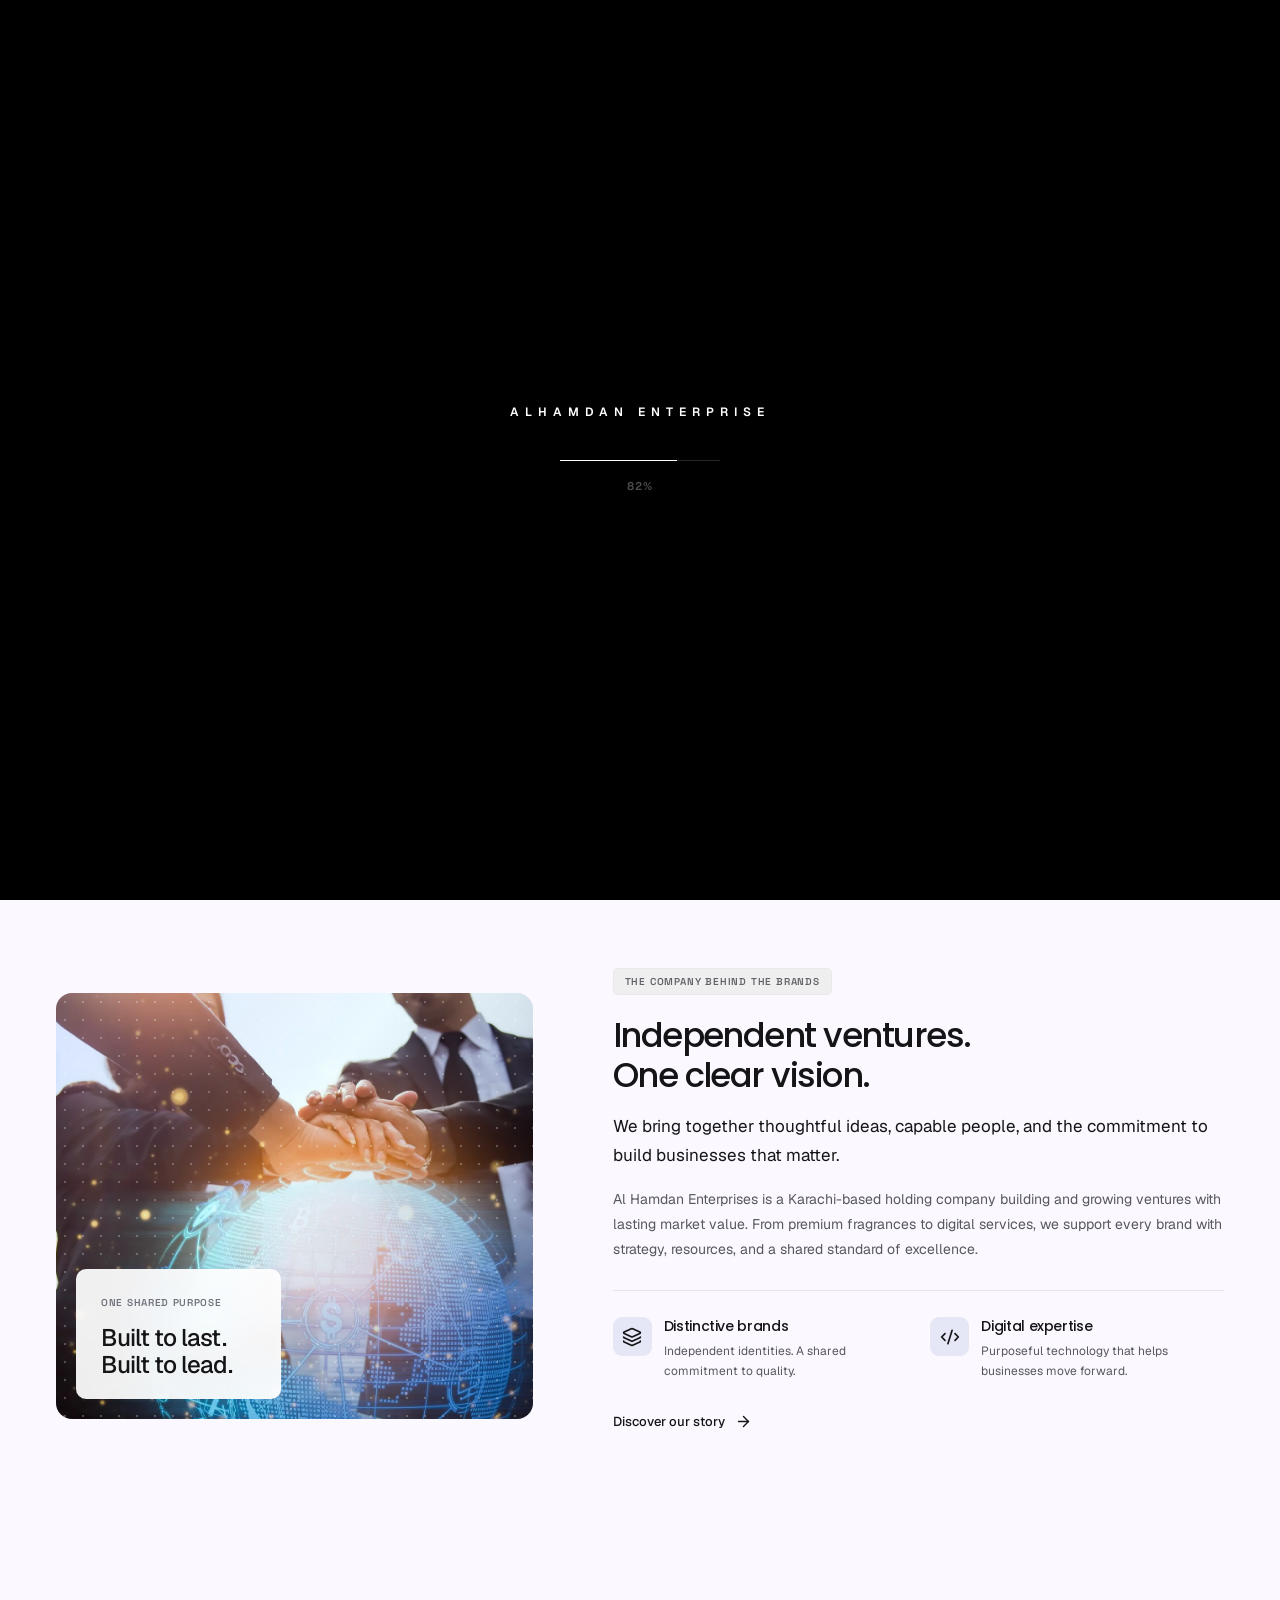
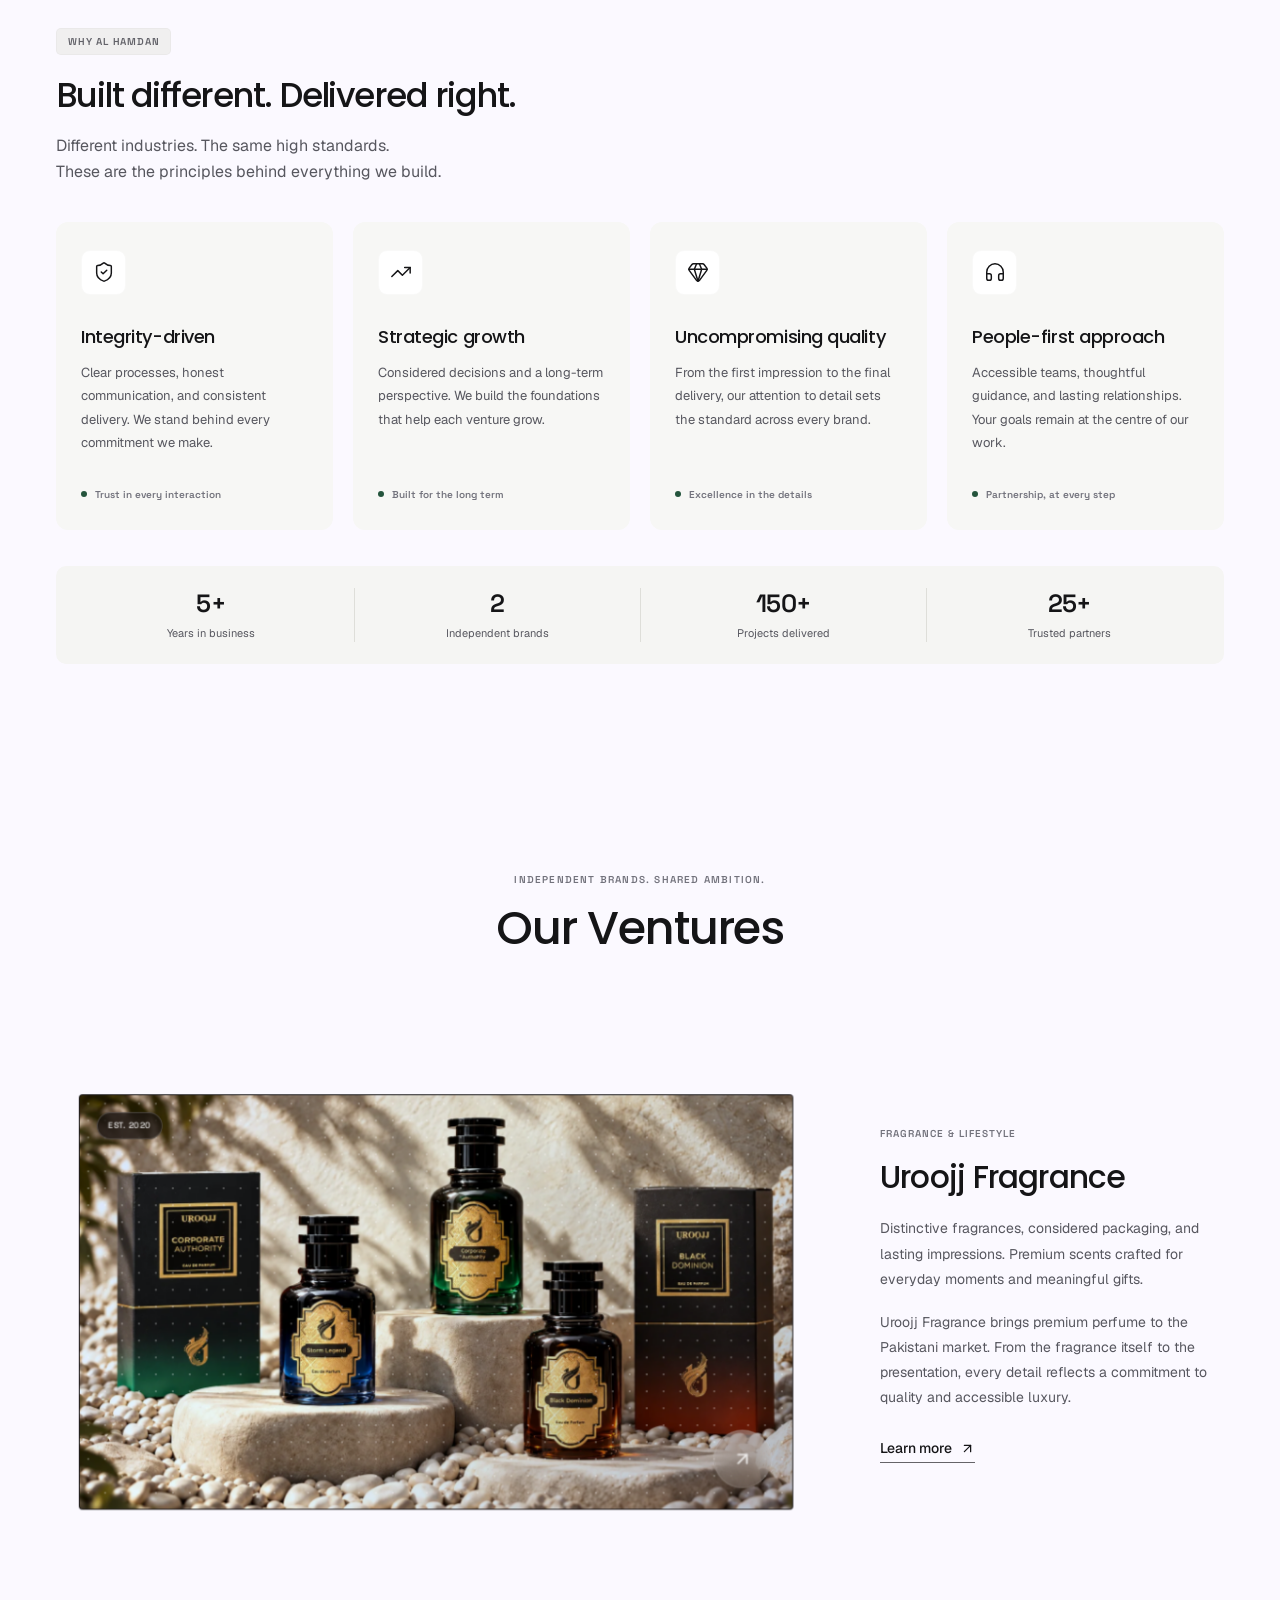
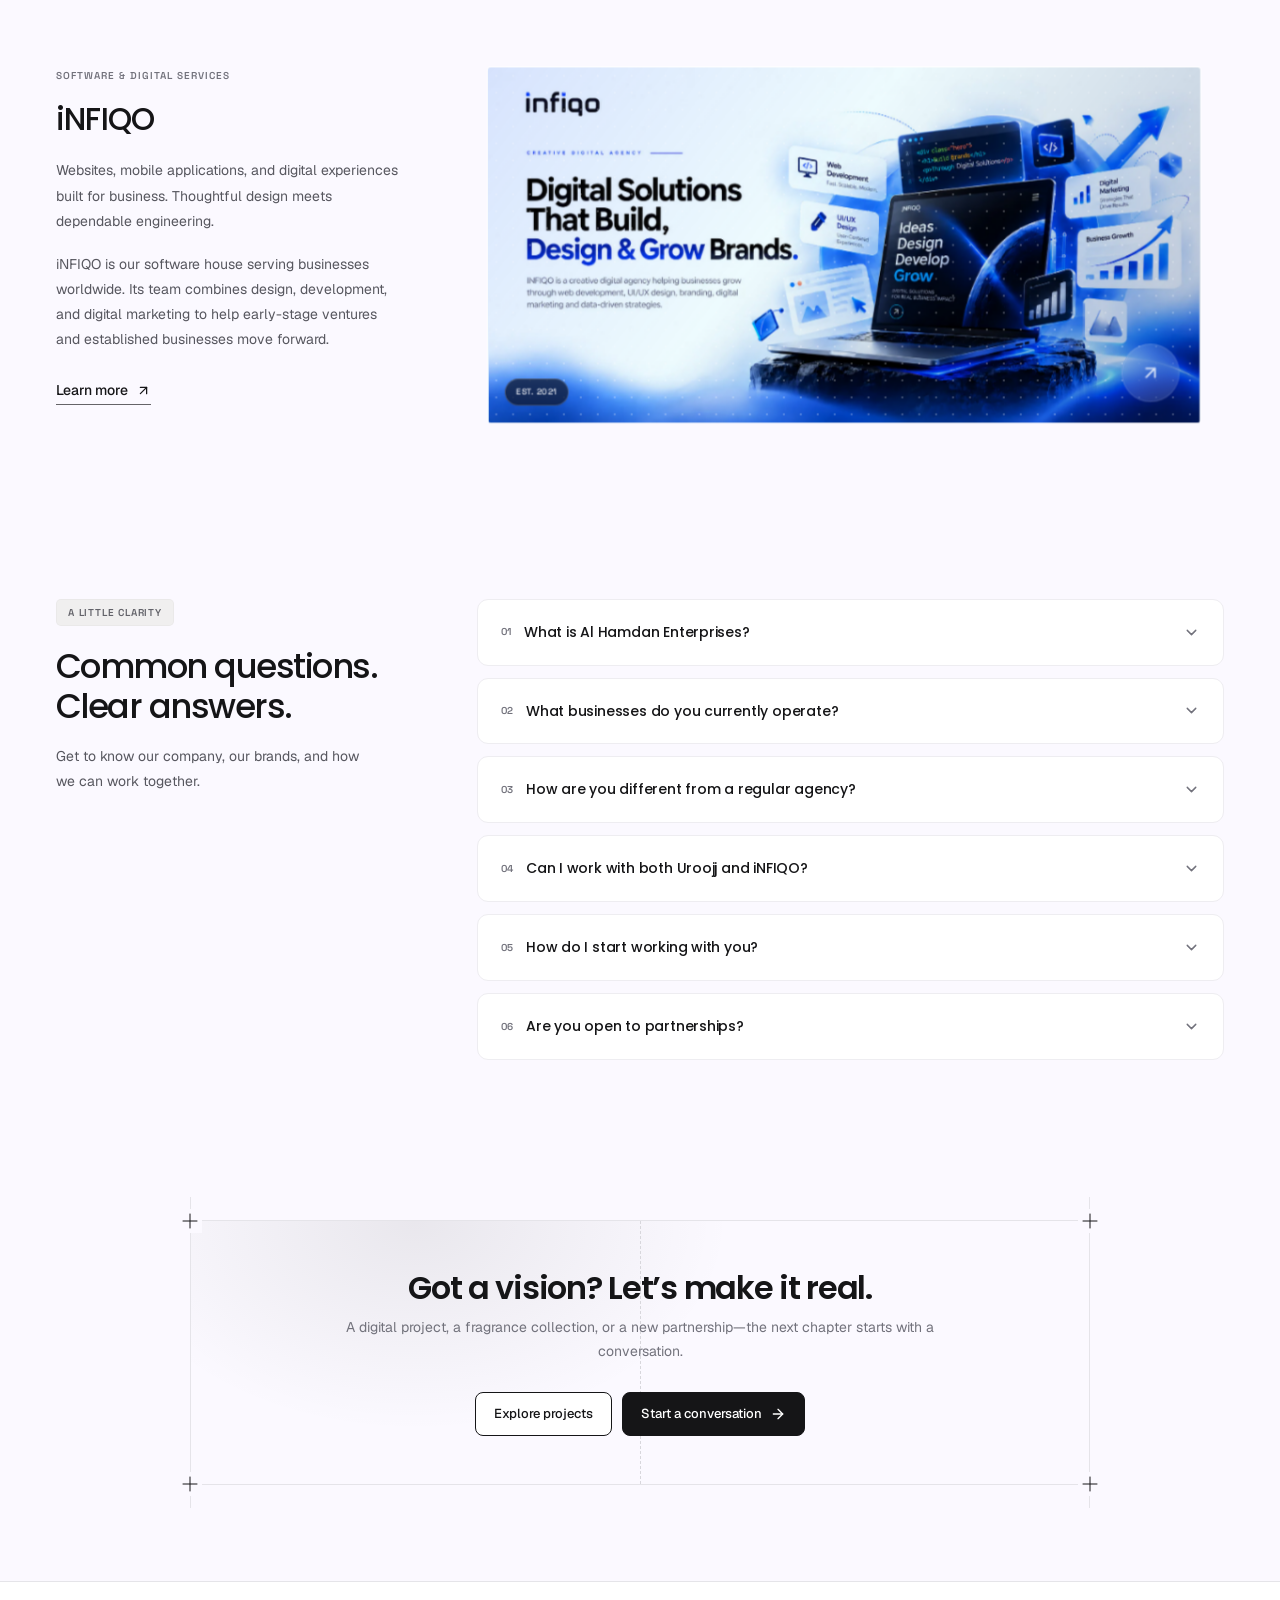
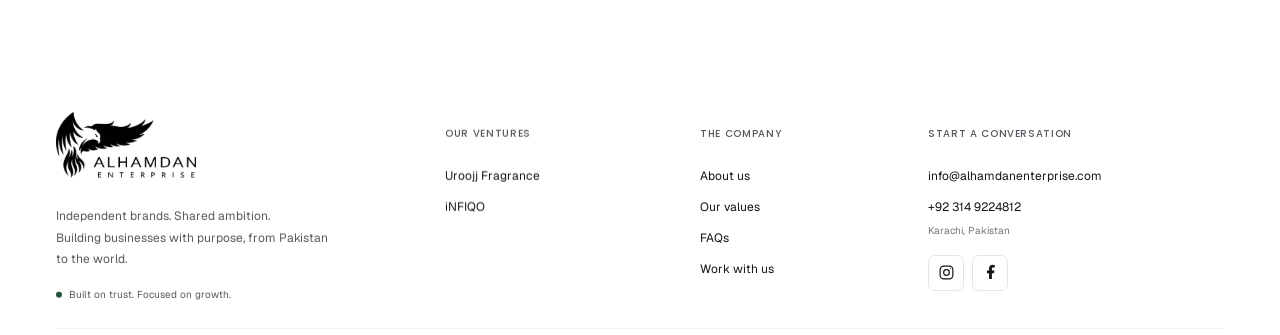
<file: index.html>
<!DOCTYPE html><!--s7Zh6wl9Gd9EOBVdXYlwx--><html lang="en" class="__variable_ee70ed __variable_9696fd __variable_d8d672"><head><meta charSet="utf-8"/><meta name="viewport" content="width=device-width, initial-scale=1"/><link rel="preload" as="image" href="/assets/alhamdan-logo-updated.png"/><link rel="preload" as="image" href="/assets/corporate-building.png" fetchPriority="high"/><link rel="stylesheet" href="/_next/static/css/6a7265d840abbaf7.css" data-precedence="next"/><link rel="preload" as="script" fetchPriority="low" href="/_next/static/chunks/webpack-26a8fb610ef2f9ef.js"/><script src="/_next/static/chunks/4bd1b696-c023c6e3521b1417.js" async=""></script><script src="/_next/static/chunks/255-1f92380adbc6ec99.js" async=""></script><script src="/_next/static/chunks/main-app-340b72ecb458b19f.js" async=""></script><script src="/_next/static/chunks/151-4683061931f75a38.js" async=""></script><script src="/_next/static/chunks/897-ea08e8b26587d714.js" async=""></script><script src="/_next/static/chunks/349-f738605e2da3f10a.js" async=""></script><script src="/_next/static/chunks/app/layout-524058b5f3da9f5e.js" async=""></script><script src="/_next/static/chunks/app/page-fc867f958d40f7f1.js" async=""></script><title>Al Hamdan Enterprises — Independent Brands. Shared Ambition.</title><meta name="description" content="Al Hamdan Enterprises is a Karachi-based holding company building purposeful brands in fragrance and technology, including Uroojj Fragrance and iNFIQO."/><meta name="author" content="Al Hamdan Enterprises"/><meta name="robots" content="index, follow"/><link rel="canonical" href="https://alhamdanenterprise.com/"/><meta property="og:title" content="Al Hamdan Enterprises"/><meta property="og:description" content="Independent brands. Shared ambition. Discover Uroojj Fragrance and iNFIQO."/><meta property="og:url" content="https://alhamdanenterprise.com/"/><meta property="og:site_name" content="Al Hamdan Enterprises"/><meta property="og:locale" content="en_PK"/><meta property="og:image" content="https://alhamdanenterprise.com/assets/enterprise-workspace.webp"/><meta property="og:image:width" content="1200"/><meta property="og:image:height" content="1000"/><meta property="og:image:alt" content="Al Hamdan Enterprises — building what comes next"/><meta property="og:type" content="website"/><meta name="twitter:card" content="summary_large_image"/><meta name="twitter:title" content="Al Hamdan Enterprises"/><meta name="twitter:description" content="Independent brands. Shared ambition. Discover Uroojj Fragrance and iNFIQO."/><meta name="twitter:image" content="https://alhamdanenterprise.com/assets/enterprise-workspace.webp"/><link rel="icon" href="/favicon.ico"/><link rel="apple-touch-icon" href="/favicon-32x32.png"/><script src="/_next/static/chunks/polyfills-42372ed130431b0a.js" noModule=""></script></head><body><div hidden=""><!--$--><!--/$--></div><a href="#main-content" class="skip-link">Skip to content</a><header class="site-header "><div class="container header-inner"><a class="brand-logo" aria-label="Al Hamdan Enterprises home" href="/"><img class="brand-logo-image" src="/assets/alhamdan-logo-updated.png" width="1543" height="730" alt=""/></a><nav class="header-nav " id="main-navigation" aria-label="Primary navigation"><div class="header-nav-links"><a href="/#brands">Projects</a><a href="/about/">About</a></div><a class="header-contact" href="/contact/">Contact Us</a></nav><button class="menu-toggle" type="button" aria-label="Open menu" aria-expanded="false" aria-controls="main-navigation"><span class="menu-toggle-lines " aria-hidden="true"><span></span><span></span><span></span></span></button></div></header><main id="main-content"><section class="hero" id="home"><div class="container hero-grid"><div class="hero-copy"><span class="eyebrow eyebrow-warm">Al Hamdan Enterprises</span><h1>The infrastructure<br/>behind the enterprise<span class="accent-dot">.</span></h1><p>We build ambitious fragrance and technology brands through strategy, resources, and people.</p><div class="button-row"><a href="#brands" class="text-link">Explore our brands <svg xmlns="http://www.w3.org/2000/svg" width="17" height="17" viewBox="0 0 24 24" fill="none" stroke="currentColor" stroke-width="2" stroke-linecap="round" stroke-linejoin="round" class="lucide lucide-arrow-right" aria-hidden="true"><path d="M5 12h14"></path><path d="m12 5 7 7-7 7"></path></svg></a></div><div class="hero-note"><span class="status-dot"></span>Based in Pakistan. Built for what’s next.</div></div><div class="hero-media-stage"><div class="hero-visual image-scan-card"><img src="/assets/corporate-building.png" alt="Contemporary corporate office buildings beneath a blue sky" width="612" height="408" fetchPriority="high"/><span class="image-scan-wave" aria-hidden="true"></span></div><div class="hero-fact-card hero-fact-card-portfolio" aria-label="Portfolio: two independent ventures, Uroojj and iNFIQO"><span class="hero-fact-label"><span class="status-dot"></span>Portfolio</span><strong>2 independent ventures</strong><span>Uroojj · iNFIQO</span></div><div class="hero-fact-card hero-fact-card-reach" aria-label="Market reach: Uroojj serves Pakistan and iNFIQO serves businesses worldwide"><span class="hero-fact-label"><span class="status-dot"></span>Market reach</span><strong>Pakistan &amp; worldwide</strong></div></div></div></section><section class="section about-section" id="about"><div class="container about-grid"><div class="about-visual image-scan-card"><img src="/assets/company-behind-brands.webp" alt="Business leaders joining hands above a connected global network" width="1800" height="1012" loading="lazy"/><span class="image-scan-wave" aria-hidden="true"></span><div class="image-note"><span class="micro-label">One shared purpose</span><strong>Built to last.<br/>Built to lead.</strong></div></div><div class="about-copy"><span class="eyebrow">The company behind the brands</span><h2>Independent ventures.<br/>One clear vision.</h2><p class="lead">We bring together thoughtful ideas, capable people, and the commitment to build businesses that matter.</p><p>Al Hamdan Enterprises is a Karachi-based holding company building and growing ventures with lasting market value. From premium fragrances to digital services, we support every brand with strategy, resources, and a shared standard of excellence.</p><div class="about-features"><div><span class="icon-tile lavender"><svg xmlns="http://www.w3.org/2000/svg" width="20" height="20" viewBox="0 0 24 24" fill="none" stroke="currentColor" stroke-width="2" stroke-linecap="round" stroke-linejoin="round" class="lucide lucide-layers" aria-hidden="true"><path d="M12.83 2.18a2 2 0 0 0-1.66 0L2.6 6.08a1 1 0 0 0 0 1.83l8.58 3.91a2 2 0 0 0 1.66 0l8.58-3.9a1 1 0 0 0 0-1.83z"></path><path d="M2 12a1 1 0 0 0 .58.91l8.6 3.91a2 2 0 0 0 1.65 0l8.58-3.9A1 1 0 0 0 22 12"></path><path d="M2 17a1 1 0 0 0 .58.91l8.6 3.91a2 2 0 0 0 1.65 0l8.58-3.9A1 1 0 0 0 22 17"></path></svg></span><div><h3>Distinctive brands</h3><p>Independent identities. A shared commitment to quality.</p></div></div><div><span class="icon-tile lavender"><svg xmlns="http://www.w3.org/2000/svg" width="20" height="20" viewBox="0 0 24 24" fill="none" stroke="currentColor" stroke-width="2" stroke-linecap="round" stroke-linejoin="round" class="lucide lucide-code-xml" aria-hidden="true"><path d="m18 16 4-4-4-4"></path><path d="m6 8-4 4 4 4"></path><path d="m14.5 4-5 16"></path></svg></span><div><h3>Digital expertise</h3><p>Purposeful technology that helps businesses move forward.</p></div></div></div><a class="text-link" href="/about/">Discover our story <svg xmlns="http://www.w3.org/2000/svg" width="17" height="17" viewBox="0 0 24 24" fill="none" stroke="currentColor" stroke-width="2" stroke-linecap="round" stroke-linejoin="round" class="lucide lucide-arrow-right" aria-hidden="true"><path d="M5 12h14"></path><path d="m12 5 7 7-7 7"></path></svg></a></div></div></section><section class="section values-section" id="values"><div class="container"><div class="section-heading"><span class="eyebrow">Why Al Hamdan</span><h2>Built different. Delivered right.</h2><p>Different industries. The same high standards.<br class="desktop-break"/> These are the principles behind everything we build.</p></div><div class="values-grid"><div class=""><article class="value-card fill-card" tabindex="0"><span class="icon-tile"><svg xmlns="http://www.w3.org/2000/svg" width="22" height="22" viewBox="0 0 24 24" fill="none" stroke="currentColor" stroke-width="1.6" stroke-linecap="round" stroke-linejoin="round" class="lucide lucide-shield-check" aria-hidden="true"><path d="M20 13c0 5-3.5 7.5-7.66 8.95a1 1 0 0 1-.67-.01C7.5 20.5 4 18 4 13V6a1 1 0 0 1 1-1c2 0 4.5-1.2 6.24-2.72a1.17 1.17 0 0 1 1.52 0C14.51 3.81 17 5 19 5a1 1 0 0 1 1 1z"></path><path d="m9 12 2 2 4-4"></path></svg></span><h3>Integrity-driven</h3><p>Clear processes, honest communication, and consistent delivery. We stand behind every commitment we make.</p><div class="card-note"><span class="status-dot"></span>Trust in every interaction</div></article></div><div class=""><article class="value-card fill-card" tabindex="0"><span class="icon-tile"><svg xmlns="http://www.w3.org/2000/svg" width="22" height="22" viewBox="0 0 24 24" fill="none" stroke="currentColor" stroke-width="1.6" stroke-linecap="round" stroke-linejoin="round" class="lucide lucide-trending-up" aria-hidden="true"><path d="M16 7h6v6"></path><path d="m22 7-8.5 8.5-5-5L2 17"></path></svg></span><h3>Strategic growth</h3><p>Considered decisions and a long-term perspective. We build the foundations that help each venture grow.</p><div class="card-note"><span class="status-dot"></span>Built for the long term</div></article></div><div class=""><article class="value-card fill-card" tabindex="0"><span class="icon-tile"><svg xmlns="http://www.w3.org/2000/svg" width="22" height="22" viewBox="0 0 24 24" fill="none" stroke="currentColor" stroke-width="1.6" stroke-linecap="round" stroke-linejoin="round" class="lucide lucide-gem" aria-hidden="true"><path d="M10.5 3 8 9l4 13 4-13-2.5-6"></path><path d="M17 3a2 2 0 0 1 1.6.8l3 4a2 2 0 0 1 .013 2.382l-7.99 10.986a2 2 0 0 1-3.247 0l-7.99-10.986A2 2 0 0 1 2.4 7.8l2.998-3.997A2 2 0 0 1 7 3z"></path><path d="M2 9h20"></path></svg></span><h3>Uncompromising quality</h3><p>From the first impression to the final delivery, our attention to detail sets the standard across every brand.</p><div class="card-note"><span class="status-dot"></span>Excellence in the details</div></article></div><div class=""><article class="value-card fill-card" tabindex="0"><span class="icon-tile"><svg xmlns="http://www.w3.org/2000/svg" width="22" height="22" viewBox="0 0 24 24" fill="none" stroke="currentColor" stroke-width="1.6" stroke-linecap="round" stroke-linejoin="round" class="lucide lucide-headphones" aria-hidden="true"><path d="M3 14h3a2 2 0 0 1 2 2v3a2 2 0 0 1-2 2H5a2 2 0 0 1-2-2v-7a9 9 0 0 1 18 0v7a2 2 0 0 1-2 2h-1a2 2 0 0 1-2-2v-3a2 2 0 0 1 2-2h3"></path></svg></span><h3>People-first approach</h3><p>Accessible teams, thoughtful guidance, and lasting relationships. Your goals remain at the centre of our work.</p><div class="card-note"><span class="status-dot"></span>Partnership, at every step</div></article></div></div><div class="metrics-strip"><div><strong>5+</strong><span>Years in business</span></div><div><strong>2</strong><span>Independent brands</span></div><div><strong>150+</strong><span>Projects delivered</span></div><div><strong>25+</strong><span>Trusted partners</span></div></div></div></section><section class="section brands-section project-showcase-section " id="brands"><div class="container"><div class="project-showcase-heading"><span class="project-showcase-kicker">Independent brands. Shared ambition.</span><h2>Our Ventures</h2></div><div class="project-showcase-list"><article class="project-showcase-item  "><a class="project-showcase-media image-scan-card" href="https://uroojj.com" target="_blank" rel="noopener noreferrer" aria-label="Visit Uroojj Fragrance" style="transform:translateY(34px) scale(0.94)"><img src="/assets/uroojj-luxury-trio.webp" alt="Three Uroojj luxury fragrances displayed with their signature packaging in warm sunlight" loading="lazy"/><span class="image-scan-wave" aria-hidden="true"></span><span class="project-established">EST. <!-- -->2020</span><span class="project-open-orb" aria-hidden="true"><svg xmlns="http://www.w3.org/2000/svg" width="22" height="22" viewBox="0 0 24 24" fill="none" stroke="currentColor" stroke-width="2" stroke-linecap="round" stroke-linejoin="round" class="lucide lucide-arrow-up-right" aria-hidden="true"><path d="M7 7h10v10"></path><path d="M7 17 17 7"></path></svg></span></a><div class="project-showcase-copy" style="transform:translateY(26px)"><span class="project-category">Fragrance &amp; lifestyle</span><h3>Uroojj Fragrance</h3><p>Distinctive fragrances, considered packaging, and lasting impressions. Premium scents crafted for everyday moments and meaningful gifts.</p><p class="project-detail">Uroojj Fragrance brings premium perfume to the Pakistani market. From the fragrance itself to the presentation, every detail reflects a commitment to quality and accessible luxury.</p><a class="project-learn-more" href="https://uroojj.com" target="_blank" rel="noopener noreferrer">Learn more <svg xmlns="http://www.w3.org/2000/svg" width="15" height="15" viewBox="0 0 24 24" fill="none" stroke="currentColor" stroke-width="2" stroke-linecap="round" stroke-linejoin="round" class="lucide lucide-arrow-up-right" aria-hidden="true"><path d="M7 7h10v10"></path><path d="M7 17 17 7"></path></svg></a></div></article><article class="project-showcase-item is-reversed is-infiqo"><a class="project-showcase-media image-scan-card" href="https://infiqo.com" target="_blank" rel="noopener noreferrer" aria-label="Visit iNFIQO" style="transform:translateY(34px) scale(0.94)"><img src="/assets/infiqo-banner.webp" alt="iNFIQO digital solutions banner featuring web development, design, and digital marketing" loading="lazy"/><span class="image-scan-wave" aria-hidden="true"></span><span class="project-established">EST. <!-- -->2021</span><span class="project-open-orb" aria-hidden="true"><svg xmlns="http://www.w3.org/2000/svg" width="22" height="22" viewBox="0 0 24 24" fill="none" stroke="currentColor" stroke-width="2" stroke-linecap="round" stroke-linejoin="round" class="lucide lucide-arrow-up-right" aria-hidden="true"><path d="M7 7h10v10"></path><path d="M7 17 17 7"></path></svg></span></a><div class="project-showcase-copy" style="transform:translateY(26px)"><span class="project-category">Software &amp; digital services</span><h3>iNFIQO</h3><p>Websites, mobile applications, and digital experiences built for business. Thoughtful design meets dependable engineering.</p><p class="project-detail">iNFIQO is our software house serving businesses worldwide. Its team combines design, development, and digital marketing to help early-stage ventures and established businesses move forward.</p><a class="project-learn-more" href="https://infiqo.com" target="_blank" rel="noopener noreferrer">Learn more <svg xmlns="http://www.w3.org/2000/svg" width="15" height="15" viewBox="0 0 24 24" fill="none" stroke="currentColor" stroke-width="2" stroke-linecap="round" stroke-linejoin="round" class="lucide lucide-arrow-up-right" aria-hidden="true"><path d="M7 7h10v10"></path><path d="M7 17 17 7"></path></svg></a></div></article></div></div></section><section class="section faq-section" id="faq"><div class="container editorial-grid"><div class="section-sidebar"><span class="eyebrow">A little clarity</span><h2>Common questions.<br/>Clear answers.</h2><p>Get to know our company, our brands, and how we can work together.</p></div><div class=""><div class="accordion"><div class="accordion-item "><h3><button id="_R_5anpb_-trigger-0" aria-expanded="false" aria-controls="_R_5anpb_-panel-0"><span class="accordion-number">01</span><span>What is Al Hamdan Enterprises?</span><svg xmlns="http://www.w3.org/2000/svg" width="17" height="17" viewBox="0 0 24 24" fill="none" stroke="currentColor" stroke-width="2" stroke-linecap="round" stroke-linejoin="round" class="lucide lucide-chevron-down" aria-hidden="true"><path d="m6 9 6 6 6-6"></path></svg></button></h3><div class="accordion-panel" id="_R_5anpb_-panel-0" role="region" aria-labelledby="_R_5anpb_-trigger-0" aria-hidden="true"><div><p>Al Hamdan Enterprises is a holding company based in Karachi, Pakistan. We build and support businesses across different industries, including Uroojj Fragrance and iNFIQO.</p></div></div></div><div class="accordion-item "><h3><button id="_R_5anpb_-trigger-1" aria-expanded="false" aria-controls="_R_5anpb_-panel-1"><span class="accordion-number">02</span><span>What businesses do you currently operate?</span><svg xmlns="http://www.w3.org/2000/svg" width="17" height="17" viewBox="0 0 24 24" fill="none" stroke="currentColor" stroke-width="2" stroke-linecap="round" stroke-linejoin="round" class="lucide lucide-chevron-down" aria-hidden="true"><path d="m6 9 6 6 6-6"></path></svg></button></h3><div class="accordion-panel" id="_R_5anpb_-panel-1" role="region" aria-labelledby="_R_5anpb_-trigger-1" aria-hidden="true"><div><p>Our portfolio includes Uroojj Fragrance, a premium fragrance brand serving Pakistan, and iNFIQO, a software house delivering web development, mobile applications, design, and digital marketing worldwide.</p></div></div></div><div class="accordion-item "><h3><button id="_R_5anpb_-trigger-2" aria-expanded="false" aria-controls="_R_5anpb_-panel-2"><span class="accordion-number">03</span><span>How are you different from a regular agency?</span><svg xmlns="http://www.w3.org/2000/svg" width="17" height="17" viewBox="0 0 24 24" fill="none" stroke="currentColor" stroke-width="2" stroke-linecap="round" stroke-linejoin="round" class="lucide lucide-chevron-down" aria-hidden="true"><path d="m6 9 6 6 6-6"></path></svg></button></h3><div class="accordion-panel" id="_R_5anpb_-panel-2" role="region" aria-labelledby="_R_5anpb_-trigger-2" aria-hidden="true"><div><p>We build and own businesses. Each venture has its own team, identity, and market, while Al Hamdan provides shared strategic direction, resources, and a consistent standard of quality.</p></div></div></div><div class="accordion-item "><h3><button id="_R_5anpb_-trigger-3" aria-expanded="false" aria-controls="_R_5anpb_-panel-3"><span class="accordion-number">04</span><span>Can I work with both Uroojj and iNFIQO?</span><svg xmlns="http://www.w3.org/2000/svg" width="17" height="17" viewBox="0 0 24 24" fill="none" stroke="currentColor" stroke-width="2" stroke-linecap="round" stroke-linejoin="round" class="lucide lucide-chevron-down" aria-hidden="true"><path d="m6 9 6 6 6-6"></path></svg></button></h3><div class="accordion-panel" id="_R_5anpb_-panel-3" role="region" aria-labelledby="_R_5anpb_-trigger-3" aria-hidden="true"><div><p>Absolutely. Both businesses operate independently, so you can engage with either or both depending on your needs. We will connect you with the right team for each project.</p></div></div></div><div class="accordion-item "><h3><button id="_R_5anpb_-trigger-4" aria-expanded="false" aria-controls="_R_5anpb_-panel-4"><span class="accordion-number">05</span><span>How do I start working with you?</span><svg xmlns="http://www.w3.org/2000/svg" width="17" height="17" viewBox="0 0 24 24" fill="none" stroke="currentColor" stroke-width="2" stroke-linecap="round" stroke-linejoin="round" class="lucide lucide-chevron-down" aria-hidden="true"><path d="m6 9 6 6 6-6"></path></svg></button></h3><div class="accordion-panel" id="_R_5anpb_-panel-4" role="region" aria-labelledby="_R_5anpb_-trigger-4" aria-hidden="true"><div><p>Send an inquiry through our contact form or reach us on WhatsApp. Tell us a little about your requirements, and our team will respond within 24 hours on business days.</p></div></div></div><div class="accordion-item "><h3><button id="_R_5anpb_-trigger-5" aria-expanded="false" aria-controls="_R_5anpb_-panel-5"><span class="accordion-number">06</span><span>Are you open to partnerships?</span><svg xmlns="http://www.w3.org/2000/svg" width="17" height="17" viewBox="0 0 24 24" fill="none" stroke="currentColor" stroke-width="2" stroke-linecap="round" stroke-linejoin="round" class="lucide lucide-chevron-down" aria-hidden="true"><path d="m6 9 6 6 6-6"></path></svg></button></h3><div class="accordion-panel" id="_R_5anpb_-panel-5" role="region" aria-labelledby="_R_5anpb_-trigger-5" aria-hidden="true"><div><p>Yes. We welcome conversations about partnerships, collaborations, and business opportunities that align with our long-term vision and commitment to quality.</p></div></div></div></div></div></div></section><section class="cta-section" id="contact"><div class="container"><div class="contact-banner"><svg xmlns="http://www.w3.org/2000/svg" width="24" height="24" viewBox="0 0 24 24" fill="none" stroke="currentColor" stroke-width="1" stroke-linecap="round" stroke-linejoin="round" class="lucide lucide-plus cta-plus cta-plus-top-left" aria-hidden="true"><path d="M5 12h14"></path><path d="M12 5v14"></path></svg><svg xmlns="http://www.w3.org/2000/svg" width="24" height="24" viewBox="0 0 24 24" fill="none" stroke="currentColor" stroke-width="1" stroke-linecap="round" stroke-linejoin="round" class="lucide lucide-plus cta-plus cta-plus-top-right" aria-hidden="true"><path d="M5 12h14"></path><path d="M12 5v14"></path></svg><svg xmlns="http://www.w3.org/2000/svg" width="24" height="24" viewBox="0 0 24 24" fill="none" stroke="currentColor" stroke-width="1" stroke-linecap="round" stroke-linejoin="round" class="lucide lucide-plus cta-plus cta-plus-bottom-left" aria-hidden="true"><path d="M5 12h14"></path><path d="M12 5v14"></path></svg><svg xmlns="http://www.w3.org/2000/svg" width="24" height="24" viewBox="0 0 24 24" fill="none" stroke="currentColor" stroke-width="1" stroke-linecap="round" stroke-linejoin="round" class="lucide lucide-plus cta-plus cta-plus-bottom-right" aria-hidden="true"><path d="M5 12h14"></path><path d="M12 5v14"></path></svg><span class="cta-side-line cta-side-line-left" aria-hidden="true"></span><span class="cta-side-line cta-side-line-right" aria-hidden="true"></span><span class="cta-center-line" aria-hidden="true"></span><div class="cta-copy"><h2>Got a vision? Let’s make it real.</h2><p>A digital project, a fragrance collection, or a new partnership—the next chapter starts with a conversation.</p></div><div class="cta-actions"><a class="cta-action cta-action-outline" href="/#brands">Explore projects</a><a href="https://wa.me/923149224812" target="_blank" rel="noopener noreferrer" class="cta-action cta-action-solid">Start a conversation <svg xmlns="http://www.w3.org/2000/svg" width="16" height="16" viewBox="0 0 24 24" fill="none" stroke="currentColor" stroke-width="2" stroke-linecap="round" stroke-linejoin="round" class="lucide lucide-arrow-right" aria-hidden="true"><path d="M5 12h14"></path><path d="m12 5 7 7-7 7"></path></svg></a></div></div></div></section></main><!--$--><!--/$--><footer class="site-footer"><div class="container"><div class="footer-grid"><div class="footer-about footer-scroll-item" style="transform:translateY(84px)"><a class="brand-logo" aria-label="Al Hamdan Enterprises home" href="/"><img class="brand-logo-image" src="/assets/alhamdan-logo-updated.png" width="1543" height="730" alt=""/></a><p>Independent brands. Shared ambition.<br/>Building businesses with purpose, from Pakistan to the world.</p><span class="footer-status"><span class="status-dot"></span>Built on trust. Focused on growth.</span></div><div class="footer-scroll-item" style="transform:translateY(84px)"><h2>Our ventures</h2><a href="https://uroojj.com" target="_blank" rel="noopener noreferrer">Uroojj Fragrance</a><a href="https://infiqo.com" target="_blank" rel="noopener noreferrer">iNFIQO</a></div><div class="footer-scroll-item" style="transform:translateY(84px)"><h2>The company</h2><a href="/about/">About us</a><a href="/#values">Our values</a><a href="/#faq">FAQs</a><a href="/contact/">Work with us</a></div><div class="footer-contact footer-scroll-item" style="transform:translateY(84px)"><h2>Start a conversation</h2><a class="footer-email" href="mailto:info@alhamdanenterprise.com">info@alhamdanenterprise.com</a><a href="tel:+923149224812">+92 314 9224812</a><span class="footer-detail">Karachi, Pakistan</span><div class="social-links"><a href="https://www.instagram.com/alhamdanenterprise" target="_blank" rel="noopener noreferrer" aria-label="Al Hamdan on Instagram"><svg width="17" height="17" viewBox="0 0 24 24" fill="none" stroke="currentColor" stroke-width="1.7" aria-hidden="true"><rect x="3" y="3" width="18" height="18" rx="5"></rect><circle cx="12" cy="12" r="4"></circle><circle cx="17.5" cy="6.5" r=".8" fill="currentColor" stroke="none"></circle></svg></a><a href="https://www.facebook.com/share/1EFM4PnnXB/" target="_blank" rel="noopener noreferrer" aria-label="Al Hamdan on Facebook"><svg width="17" height="17" viewBox="0 0 24 24" fill="currentColor" aria-hidden="true"><path d="M14 21v-8h3l.5-4H14V7c0-1.1.3-2 2-2h2V1.5A24 24 0 0 0 15 1c-3 0-5 1.8-5 5v3H7v4h3v8z"></path></svg></a></div></div></div><div class="footer-bottom footer-scroll-item" style="transform:translateY(58px)"><p>© <!-- -->2026<!-- --> <!-- -->Al Hamdan Enterprises<!-- -->. All rights reserved.</p><span>Thoughtfully built. Purposefully grown.</span></div></div></footer><div class="floating-actions"><button class="floating-button back-top " aria-label="Back to top" tabindex="-1"><svg xmlns="http://www.w3.org/2000/svg" width="19" height="19" viewBox="0 0 24 24" fill="none" stroke="currentColor" stroke-width="2" stroke-linecap="round" stroke-linejoin="round" class="lucide lucide-arrow-up" aria-hidden="true"><path d="m5 12 7-7 7 7"></path><path d="M12 19V5"></path></svg></button><a class="floating-button whatsapp-button" href="https://wa.me/923149224812" target="_blank" rel="noopener noreferrer" aria-label="Chat with Al Hamdan on WhatsApp"><svg xmlns="http://www.w3.org/2000/svg" width="21" height="21" viewBox="0 0 24 24" fill="none" stroke="currentColor" stroke-width="2" stroke-linecap="round" stroke-linejoin="round" class="lucide lucide-message-circle" aria-hidden="true"><path d="M2.992 16.342a2 2 0 0 1 .094 1.167l-1.065 3.29a1 1 0 0 0 1.236 1.168l3.413-.998a2 2 0 0 1 1.099.092 10 10 0 1 0-4.777-4.719"></path></svg></a></div><script src="/_next/static/chunks/webpack-26a8fb610ef2f9ef.js" id="_R_" async=""></script><script>(self.__next_f=self.__next_f||[]).push([0])</script><script>self.__next_f.push([1,"1:\"$Sreact.fragment\"\n2:I[5164,[\"151\",\"static/chunks/151-4683061931f75a38.js\",\"897\",\"static/chunks/897-ea08e8b26587d714.js\",\"349\",\"static/chunks/349-f738605e2da3f10a.js\",\"177\",\"static/chunks/app/layout-524058b5f3da9f5e.js\"],\"default\"]\n3:I[3464,[\"151\",\"static/chunks/151-4683061931f75a38.js\",\"897\",\"static/chunks/897-ea08e8b26587d714.js\",\"349\",\"static/chunks/349-f738605e2da3f10a.js\",\"177\",\"static/chunks/app/layout-524058b5f3da9f5e.js\"],\"default\"]\n4:I[9766,[],\"\"]\n5:I[8924,[],\"\"]\n6:I[2619,[\"151\",\"static/chunks/151-4683061931f75a38.js\",\"897\",\"static/chunks/897-ea08e8b26587d714.js\",\"974\",\"static/chunks/app/page-fc867f958d40f7f1.js\"],\"\"]\n7:I[45,[\"151\",\"static/chunks/151-4683061931f75a38.js\",\"897\",\"static/chunks/897-ea08e8b26587d714.js\",\"974\",\"static/chunks/app/page-fc867f958d40f7f1.js\"],\"default\"]\n8:I[8743,[\"151\",\"static/chunks/151-4683061931f75a38.js\",\"897\",\"static/chunks/897-ea08e8b26587d714.js\",\"349\",\"static/chunks/349-f738605e2da3f10a.js\",\"177\",\"static/chunks/app/layout-524058b5f3da9f5e.js\"],\"default\"]\n9:I[6675,[\"151\",\"static/chunks/151-4683061931f75a38.js\",\"897\",\"static/chunks/897-ea08e8b26587d714.js\",\"349\",\"static/chunks/349-f738605e2da3f10a.js\",\"177\",\"static/chunks/app/layout-524058b5f3da9f5e.js\"],\"default\"]\na:I[773,[\"151\",\"static/chunks/151-4683061931f75a38.js\",\"897\",\"static/chunks/897-ea08e8b26587d714.js\",\"974\",\"static/chunks/app/page-fc867f958d40f7f1.js\"],\"default\"]\n14:I[7150,[],\"\"]\n:HL[\"/_next/static/css/6a7265d840abbaf7.css\",\"style\"]\n"])</script><script>self.__next_f.push([1,"0:{\"P\":null,\"b\":\"s7Zh6wl9Gd9EOBVdXYlwx\",\"p\":\"\",\"c\":[\"\",\"\"],\"i\":false,\"f\":[[[\"\",{\"children\":[\"__PAGE__\",{}]},\"$undefined\",\"$undefined\",true],[\"\",[\"$\",\"$1\",\"c\",{\"children\":[[[\"$\",\"link\",\"0\",{\"rel\":\"stylesheet\",\"href\":\"/_next/static/css/6a7265d840abbaf7.css\",\"precedence\":\"next\",\"crossOrigin\":\"$undefined\",\"nonce\":\"$undefined\"}]],[\"$\",\"html\",null,{\"lang\":\"en\",\"className\":\"__variable_ee70ed __variable_9696fd __variable_d8d672\",\"children\":[\"$\",\"body\",null,{\"children\":[[\"$\",\"$L2\",null,{}],[\"$\",\"a\",null,{\"href\":\"#main-content\",\"className\":\"skip-link\",\"children\":\"Skip to content\"}],[\"$\",\"$L3\",null,{}],[\"$\",\"$L4\",null,{\"parallelRouterKey\":\"children\",\"error\":\"$undefined\",\"errorStyles\":\"$undefined\",\"errorScripts\":\"$undefined\",\"template\":[\"$\",\"$L5\",null,{}],\"templateStyles\":\"$undefined\",\"templateScripts\":\"$undefined\",\"notFound\":[[\"$\",\"main\",null,{\"id\":\"main-content\",\"className\":\"not-found-shell\",\"children\":[\"$\",\"div\",null,{\"className\":\"not-found-empty\",\"children\":[[\"$\",\"div\",null,{\"className\":\"not-found-header\",\"children\":[[\"$\",\"h1\",null,{\"className\":\"not-found-title\",\"children\":\"404\"}],[\"$\",\"p\",null,{\"className\":\"not-found-description\",\"children\":[\"The page you're looking for might have been \",[\"$\",\"br\",null,{\"className\":\"not-found-break\"}],\"moved or doesn't exist.\"]}]]}],[\"$\",\"div\",null,{\"className\":\"not-found-actions\",\"children\":[[\"$\",\"$L6\",null,{\"href\":\"/\",\"className\":\"button\",\"children\":[[\"$\",\"$L7\",null,{\"ref\":\"$undefined\",\"iconNode\":[[\"path\",{\"d\":\"M15 21v-8a1 1 0 0 0-1-1h-4a1 1 0 0 0-1 1v8\",\"key\":\"5wwlr5\"}],[\"path\",{\"d\":\"M3 10a2 2 0 0 1 .709-1.528l7-6a2 2 0 0 1 2.582 0l7 6A2 2 0 0 1 21 10v9a2 2 0 0 1-2 2H5a2 2 0 0 1-2-2z\",\"key\":\"r6nss1\"}]],\"className\":\"lucide-house\",\"size\":16,\"aria-hidden\":\"true\"}],\"Go Home\"]}],[\"$\",\"$L6\",null,{\"href\":\"/#brands\",\"className\":\"button button-outline\",\"children\":[[\"$\",\"$L7\",null,{\"ref\":\"$undefined\",\"iconNode\":[[\"circle\",{\"cx\":\"12\",\"cy\":\"12\",\"r\":\"10\",\"key\":\"1mglay\"}],[\"path\",{\"d\":\"m16.24 7.76-1.804 5.411a2 2 0 0 1-1.265 1.265L7.76 16.24l1.804-5.411a2 2 0 0 1 1.265-1.265z\",\"key\":\"9ktpf1\"}]],\"className\":\"lucide-compass\",\"size\":16,\"aria-hidden\":\"true\"}],\"Explore\"]}]]}]]}]}],[]],\"forbidden\":\"$undefined\",\"unauthorized\":\"$undefined\"}],[\"$\",\"$L8\",null,{}],[\"$\",\"$L9\",null,{}]]}]}]]}],{\"children\":[\"__PAGE__\",[\"$\",\"$1\",\"c\",{\"children\":[[\"$\",\"main\",null,{\"id\":\"main-content\",\"children\":[[\"$\",\"section\",null,{\"className\":\"hero\",\"id\":\"home\",\"children\":[\"$\",\"div\",null,{\"className\":\"container hero-grid\",\"children\":[[\"$\",\"$La\",null,{\"className\":\"hero-copy\",\"children\":[[\"$\",\"span\",null,{\"className\":\"eyebrow eyebrow-warm\",\"children\":\"Al Hamdan Enterprises\"}],[\"$\",\"h1\",null,{\"children\":[\"The infrastructure\",[\"$\",\"br\",null,{}],\"behind the enterprise\",[\"$\",\"span\",null,{\"className\":\"accent-dot\",\"children\":\".\"}]]}],[\"$\",\"p\",null,{\"children\":\"We build ambitious fragrance and technology brands through strategy, resources, and people.\"}],[\"$\",\"div\",null,{\"className\":\"button-row\",\"children\":[\"$\",\"a\",null,{\"href\":\"#brands\",\"className\":\"text-link\",\"children\":[\"Explore our brands \",[\"$\",\"$L7\",null,{\"ref\":\"$undefined\",\"iconNode\":[[\"path\",{\"d\":\"M5 12h14\",\"key\":\"1ays0h\"}],[\"path\",{\"d\":\"m12 5 7 7-7 7\",\"key\":\"xquz4c\"}]],\"className\":\"lucide-arrow-right\",\"size\":17}]]}]}],[\"$\",\"div\",null,{\"className\":\"hero-note\",\"children\":[[\"$\",\"span\",null,{\"className\":\"status-dot\"}],\"Based in Pakistan. Built for what’s next.\"]}]]}],[\"$\",\"$La\",null,{\"className\":\"hero-media-stage\",\"delay\":100,\"children\":[[\"$\",\"div\",null,{\"className\":\"hero-visual image-scan-card\",\"children\":[[\"$\",\"img\",null,{\"src\":\"/assets/corporate-building.png\",\"alt\":\"Contemporary corporate office buildings beneath a blue sky\",\"width\":\"612\",\"height\":\"408\",\"fetchPriority\":\"high\"}],[\"$\",\"span\",null,{\"className\":\"image-scan-wave\",\"aria-hidden\":\"true\"}]]}],[\"$\",\"div\",null,{\"className\":\"hero-fact-card hero-fact-card-portfolio\",\"aria-label\":\"Portfolio: two independent ventures, Uroojj and iNFIQO\",\"children\":[[\"$\",\"span\",null,{\"className\":\"hero-fact-label\",\"children\":[[\"$\",\"span\",null,{\"className\":\"status-dot\"}],\"Portfolio\"]}],[\"$\",\"strong\",null,{\"children\":\"2 independent ventures\"}],[\"$\",\"span\",null,{\"children\":\"Uroojj · iNFIQO\"}]]}],[\"$\",\"div\",null,{\"className\":\"hero-fact-card hero-fact-card-reach\",\"aria-label\":\"Market reach: Uroojj serves Pakistan and iNFIQO serves businesses worldwide\",\"children\":[[\"$\",\"span\",null,{\"className\":\"hero-fact-label\",\"children\":[[\"$\",\"span\",null,{\"className\":\"status-dot\"}],\"Market reach\"]}],[\"$\",\"strong\",null,{\"children\":\"Pakistan \u0026 worldwide\"}]]}]]}]]}]}],[\"$\",\"section\",null,{\"className\":\"section about-section\",\"id\":\"about\",\"children\":[\"$\",\"div\",null,{\"className\":\"container about-grid\",\"children\":[[\"$\",\"$La\",null,{\"className\":\"about-visual image-scan-card\",\"children\":[[\"$\",\"img\",null,{\"src\":\"/assets/company-behind-brands.webp\",\"alt\":\"Business leaders joining hands above a connected global network\",\"width\":\"1800\",\"height\":\"1012\",\"loading\":\"lazy\"}],\"$Lb\",\"$Lc\"]}],\"$Ld\"]}]}],\"$Le\",\"$Lf\",\"$L10\",\"$L11\"]}],null,\"$L12\"]}],{},null,false]},null,false],\"$L13\",false]],\"m\":\"$undefined\",\"G\":[\"$14\",[]],\"s\":false,\"S\":true}\n"])</script><script>self.__next_f.push([1,"15:I[3368,[\"151\",\"static/chunks/151-4683061931f75a38.js\",\"897\",\"static/chunks/897-ea08e8b26587d714.js\",\"974\",\"static/chunks/app/page-fc867f958d40f7f1.js\"],\"default\"]\n16:I[9899,[\"151\",\"static/chunks/151-4683061931f75a38.js\",\"897\",\"static/chunks/897-ea08e8b26587d714.js\",\"974\",\"static/chunks/app/page-fc867f958d40f7f1.js\"],\"default\"]\n17:I[4431,[],\"OutletBoundary\"]\n19:I[5278,[],\"AsyncMetadataOutlet\"]\n1b:I[4431,[],\"ViewportBoundary\"]\n1d:I[4431,[],\"MetadataBoundary\"]\n1e:\"$Sreact.suspense\"\nb:[\"$\",\"span\",null,{\"className\":\"image-scan-wave\",\"aria-hidden\":\"true\"}]\nc:[\"$\",\"div\",null,{\"className\":\"image-note\",\"children\":[[\"$\",\"span\",null,{\"className\":\"micro-label\",\"children\":\"One shared purpose\"}],[\"$\",\"strong\",null,{\"children\":[\"Built to last.\",[\"$\",\"br\",null,{}],\"Built to lead.\"]}]]}]\n"])</script><script>self.__next_f.push([1,"d:[\"$\",\"$La\",null,{\"className\":\"about-copy\",\"children\":[[\"$\",\"span\",null,{\"className\":\"eyebrow\",\"children\":\"The company behind the brands\"}],[\"$\",\"h2\",null,{\"children\":[\"Independent ventures.\",[\"$\",\"br\",null,{}],\"One clear vision.\"]}],[\"$\",\"p\",null,{\"className\":\"lead\",\"children\":\"We bring together thoughtful ideas, capable people, and the commitment to build businesses that matter.\"}],[\"$\",\"p\",null,{\"children\":\"Al Hamdan Enterprises is a Karachi-based holding company building and growing ventures with lasting market value. From premium fragrances to digital services, we support every brand with strategy, resources, and a shared standard of excellence.\"}],[\"$\",\"div\",null,{\"className\":\"about-features\",\"children\":[[\"$\",\"div\",null,{\"children\":[[\"$\",\"span\",null,{\"className\":\"icon-tile lavender\",\"children\":[\"$\",\"$L7\",null,{\"ref\":\"$undefined\",\"iconNode\":[[\"path\",{\"d\":\"M12.83 2.18a2 2 0 0 0-1.66 0L2.6 6.08a1 1 0 0 0 0 1.83l8.58 3.91a2 2 0 0 0 1.66 0l8.58-3.9a1 1 0 0 0 0-1.83z\",\"key\":\"zw3jo\"}],[\"path\",{\"d\":\"M2 12a1 1 0 0 0 .58.91l8.6 3.91a2 2 0 0 0 1.65 0l8.58-3.9A1 1 0 0 0 22 12\",\"key\":\"1wduqc\"}],[\"path\",{\"d\":\"M2 17a1 1 0 0 0 .58.91l8.6 3.91a2 2 0 0 0 1.65 0l8.58-3.9A1 1 0 0 0 22 17\",\"key\":\"kqbvx6\"}]],\"className\":\"lucide-layers\",\"size\":20}]}],[\"$\",\"div\",null,{\"children\":[[\"$\",\"h3\",null,{\"children\":\"Distinctive brands\"}],[\"$\",\"p\",null,{\"children\":\"Independent identities. A shared commitment to quality.\"}]]}]]}],[\"$\",\"div\",null,{\"children\":[[\"$\",\"span\",null,{\"className\":\"icon-tile lavender\",\"children\":[\"$\",\"$L7\",null,{\"ref\":\"$undefined\",\"iconNode\":[[\"path\",{\"d\":\"m18 16 4-4-4-4\",\"key\":\"1inbqp\"}],[\"path\",{\"d\":\"m6 8-4 4 4 4\",\"key\":\"15zrgr\"}],[\"path\",{\"d\":\"m14.5 4-5 16\",\"key\":\"e7oirm\"}]],\"className\":\"lucide-code-xml\",\"size\":20}]}],[\"$\",\"div\",null,{\"children\":[[\"$\",\"h3\",null,{\"children\":\"Digital expertise\"}],[\"$\",\"p\",null,{\"children\":\"Purposeful technology that helps businesses move forward.\"}]]}]]}]]}],[\"$\",\"$L6\",null,{\"href\":\"/about/\",\"className\":\"text-link\",\"children\":[\"Discover our story \",[\"$\",\"$L7\",null,{\"ref\":\"$undefined\",\"iconNode\":\"$0:f:0:1:2:children:1:props:children:0:props:children:0:props:children:props:children:0:props:children:3:props:children:props:children:1:props:iconNode\",\"className\":\"lucide-arrow-right\",\"size\":17}]]}]]}]\n"])</script><script>self.__next_f.push([1,"e:[\"$\",\"section\",null,{\"className\":\"section values-section\",\"id\":\"values\",\"children\":[\"$\",\"div\",null,{\"className\":\"container\",\"children\":[[\"$\",\"$La\",null,{\"className\":\"section-heading\",\"children\":[[\"$\",\"span\",null,{\"className\":\"eyebrow\",\"children\":\"Why Al Hamdan\"}],[\"$\",\"h2\",null,{\"children\":\"Built different. Delivered right.\"}],[\"$\",\"p\",null,{\"children\":[\"Different industries. The same high standards.\",[\"$\",\"br\",null,{\"className\":\"desktop-break\"}],\" These are the principles behind everything we build.\"]}]]}],[\"$\",\"div\",null,{\"className\":\"values-grid\",\"children\":[[\"$\",\"$La\",\"Integrity-driven\",{\"delay\":0,\"children\":[\"$\",\"article\",null,{\"className\":\"value-card fill-card\",\"tabIndex\":0,\"children\":[[\"$\",\"span\",null,{\"className\":\"icon-tile\",\"children\":[\"$\",\"$L7\",null,{\"ref\":\"$undefined\",\"iconNode\":[[\"path\",{\"d\":\"M20 13c0 5-3.5 7.5-7.66 8.95a1 1 0 0 1-.67-.01C7.5 20.5 4 18 4 13V6a1 1 0 0 1 1-1c2 0 4.5-1.2 6.24-2.72a1.17 1.17 0 0 1 1.52 0C14.51 3.81 17 5 19 5a1 1 0 0 1 1 1z\",\"key\":\"oel41y\"}],[\"path\",{\"d\":\"m9 12 2 2 4-4\",\"key\":\"dzmm74\"}]],\"className\":\"lucide-shield-check\",\"size\":22,\"strokeWidth\":1.6}]}],[\"$\",\"h3\",null,{\"children\":\"Integrity-driven\"}],[\"$\",\"p\",null,{\"children\":\"Clear processes, honest communication, and consistent delivery. We stand behind every commitment we make.\"}],[\"$\",\"div\",null,{\"className\":\"card-note\",\"children\":[[\"$\",\"span\",null,{\"className\":\"status-dot\"}],\"Trust in every interaction\"]}]]}]}],[\"$\",\"$La\",\"Strategic growth\",{\"delay\":60,\"children\":[\"$\",\"article\",null,{\"className\":\"value-card fill-card\",\"tabIndex\":0,\"children\":[[\"$\",\"span\",null,{\"className\":\"icon-tile\",\"children\":[\"$\",\"$L7\",null,{\"ref\":\"$undefined\",\"iconNode\":[[\"path\",{\"d\":\"M16 7h6v6\",\"key\":\"box55l\"}],[\"path\",{\"d\":\"m22 7-8.5 8.5-5-5L2 17\",\"key\":\"1t1m79\"}]],\"className\":\"lucide-trending-up\",\"size\":22,\"strokeWidth\":1.6}]}],[\"$\",\"h3\",null,{\"children\":\"Strategic growth\"}],[\"$\",\"p\",null,{\"children\":\"Considered decisions and a long-term perspective. We build the foundations that help each venture grow.\"}],[\"$\",\"div\",null,{\"className\":\"card-note\",\"children\":[[\"$\",\"span\",null,{\"className\":\"status-dot\"}],\"Built for the long term\"]}]]}]}],[\"$\",\"$La\",\"Uncompromising quality\",{\"delay\":120,\"children\":[\"$\",\"article\",null,{\"className\":\"value-card fill-card\",\"tabIndex\":0,\"children\":[[\"$\",\"span\",null,{\"className\":\"icon-tile\",\"children\":[\"$\",\"$L7\",null,{\"ref\":\"$undefined\",\"iconNode\":[[\"path\",{\"d\":\"M10.5 3 8 9l4 13 4-13-2.5-6\",\"key\":\"b3dvk1\"}],[\"path\",{\"d\":\"M17 3a2 2 0 0 1 1.6.8l3 4a2 2 0 0 1 .013 2.382l-7.99 10.986a2 2 0 0 1-3.247 0l-7.99-10.986A2 2 0 0 1 2.4 7.8l2.998-3.997A2 2 0 0 1 7 3z\",\"key\":\"7w4byz\"}],[\"path\",{\"d\":\"M2 9h20\",\"key\":\"16fsjt\"}]],\"className\":\"lucide-gem\",\"size\":22,\"strokeWidth\":1.6}]}],[\"$\",\"h3\",null,{\"children\":\"Uncompromising quality\"}],[\"$\",\"p\",null,{\"children\":\"From the first impression to the final delivery, our attention to detail sets the standard across every brand.\"}],[\"$\",\"div\",null,{\"className\":\"card-note\",\"children\":[[\"$\",\"span\",null,{\"className\":\"status-dot\"}],\"Excellence in the details\"]}]]}]}],[\"$\",\"$La\",\"People-first approach\",{\"delay\":180,\"children\":[\"$\",\"article\",null,{\"className\":\"value-card fill-card\",\"tabIndex\":0,\"children\":[[\"$\",\"span\",null,{\"className\":\"icon-tile\",\"children\":[\"$\",\"$L7\",null,{\"ref\":\"$undefined\",\"iconNode\":[[\"path\",{\"d\":\"M3 14h3a2 2 0 0 1 2 2v3a2 2 0 0 1-2 2H5a2 2 0 0 1-2-2v-7a9 9 0 0 1 18 0v7a2 2 0 0 1-2 2h-1a2 2 0 0 1-2-2v-3a2 2 0 0 1 2-2h3\",\"key\":\"1xhozi\"}]],\"className\":\"lucide-headphones\",\"size\":22,\"strokeWidth\":1.6}]}],[\"$\",\"h3\",null,{\"children\":\"People-first approach\"}],[\"$\",\"p\",null,{\"children\":\"Accessible teams, thoughtful guidance, and lasting relationships. Your goals remain at the centre of our work.\"}],[\"$\",\"div\",null,{\"className\":\"card-note\",\"children\":[[\"$\",\"span\",null,{\"className\":\"status-dot\"}],\"Partnership, at every step\"]}]]}]}]]}],[\"$\",\"$La\",null,{\"className\":\"metrics-strip\",\"children\":[[\"$\",\"div\",\"Years in business\",{\"children\":[[\"$\",\"strong\",null,{\"children\":\"5+\"}],[\"$\",\"span\",null,{\"children\":\"Years in business\"}]]}],[\"$\",\"div\",\"Independent brands\",{\"children\":[[\"$\",\"strong\",null,{\"children\":\"2\"}],[\"$\",\"span\",null,{\"children\":\"Independent brands\"}]]}],[\"$\",\"div\",\"Projects delivered\",{\"children\":[[\"$\",\"strong\",null,{\"children\":\"150+\"}],[\"$\",\"span\",null,{\"children\":\"Projects delivered\"}]]}],[\"$\",\"div\",\"Trusted partners\",{\"children\":[[\"$\",\"strong\",null,{\"children\":\"25+\"}],[\"$\",\"span\",null,{\"children\":\"Trusted partners\"}]]}]]}]]}]}]\n"])</script><script>self.__next_f.push([1,"f:[\"$\",\"$L15\",null,{}]\n"])</script><script>self.__next_f.push([1,"10:[\"$\",\"section\",null,{\"className\":\"section faq-section\",\"id\":\"faq\",\"children\":[\"$\",\"div\",null,{\"className\":\"container editorial-grid\",\"children\":[[\"$\",\"$La\",null,{\"className\":\"section-sidebar\",\"children\":[[\"$\",\"span\",null,{\"className\":\"eyebrow\",\"children\":\"A little clarity\"}],[\"$\",\"h2\",null,{\"children\":[\"Common questions.\",[\"$\",\"br\",null,{}],\"Clear answers.\"]}],[\"$\",\"p\",null,{\"children\":\"Get to know our company, our brands, and how we can work together.\"}]]}],[\"$\",\"$La\",null,{\"children\":[\"$\",\"$L16\",null,{\"items\":[{\"question\":\"What is Al Hamdan Enterprises?\",\"answer\":\"Al Hamdan Enterprises is a holding company based in Karachi, Pakistan. We build and support businesses across different industries, including Uroojj Fragrance and iNFIQO.\"},{\"question\":\"What businesses do you currently operate?\",\"answer\":\"Our portfolio includes Uroojj Fragrance, a premium fragrance brand serving Pakistan, and iNFIQO, a software house delivering web development, mobile applications, design, and digital marketing worldwide.\"},{\"question\":\"How are you different from a regular agency?\",\"answer\":\"We build and own businesses. Each venture has its own team, identity, and market, while Al Hamdan provides shared strategic direction, resources, and a consistent standard of quality.\"},{\"question\":\"Can I work with both Uroojj and iNFIQO?\",\"answer\":\"Absolutely. Both businesses operate independently, so you can engage with either or both depending on your needs. We will connect you with the right team for each project.\"},{\"question\":\"How do I start working with you?\",\"answer\":\"Send an inquiry through our contact form or reach us on WhatsApp. Tell us a little about your requirements, and our team will respond within 24 hours on business days.\"},{\"question\":\"Are you open to partnerships?\",\"answer\":\"Yes. We welcome conversations about partnerships, collaborations, and business opportunities that align with our long-term vision and commitment to quality.\"}]}]}]]}]}]\n"])</script><script>self.__next_f.push([1,"11:[\"$\",\"section\",null,{\"className\":\"cta-section\",\"id\":\"contact\",\"children\":[\"$\",\"div\",null,{\"className\":\"container\",\"children\":[\"$\",\"$La\",null,{\"className\":\"contact-banner\",\"children\":[[\"$\",\"$L7\",null,{\"ref\":\"$undefined\",\"iconNode\":[[\"path\",{\"d\":\"M5 12h14\",\"key\":\"1ays0h\"}],[\"path\",{\"d\":\"M12 5v14\",\"key\":\"s699le\"}]],\"className\":\"lucide-plus cta-plus cta-plus-top-left\",\"strokeWidth\":1,\"aria-hidden\":\"true\"}],[\"$\",\"$L7\",null,{\"ref\":\"$undefined\",\"iconNode\":\"$11:props:children:props:children:props:children:0:props:iconNode\",\"className\":\"lucide-plus cta-plus cta-plus-top-right\",\"strokeWidth\":1,\"aria-hidden\":\"true\"}],[\"$\",\"$L7\",null,{\"ref\":\"$undefined\",\"iconNode\":\"$11:props:children:props:children:props:children:0:props:iconNode\",\"className\":\"lucide-plus cta-plus cta-plus-bottom-left\",\"strokeWidth\":1,\"aria-hidden\":\"true\"}],[\"$\",\"$L7\",null,{\"ref\":\"$undefined\",\"iconNode\":\"$11:props:children:props:children:props:children:0:props:iconNode\",\"className\":\"lucide-plus cta-plus cta-plus-bottom-right\",\"strokeWidth\":1,\"aria-hidden\":\"true\"}],[\"$\",\"span\",null,{\"className\":\"cta-side-line cta-side-line-left\",\"aria-hidden\":\"true\"}],[\"$\",\"span\",null,{\"className\":\"cta-side-line cta-side-line-right\",\"aria-hidden\":\"true\"}],[\"$\",\"span\",null,{\"className\":\"cta-center-line\",\"aria-hidden\":\"true\"}],[\"$\",\"div\",null,{\"className\":\"cta-copy\",\"children\":[[\"$\",\"h2\",null,{\"children\":\"Got a vision? Let’s make it real.\"}],[\"$\",\"p\",null,{\"children\":\"A digital project, a fragrance collection, or a new partnership—the next chapter starts with a conversation.\"}]]}],[\"$\",\"div\",null,{\"className\":\"cta-actions\",\"children\":[[\"$\",\"$L6\",null,{\"href\":\"/#brands\",\"className\":\"cta-action cta-action-outline\",\"children\":\"Explore projects\"}],[\"$\",\"a\",null,{\"href\":\"https://wa.me/923149224812\",\"target\":\"_blank\",\"rel\":\"noopener noreferrer\",\"className\":\"cta-action cta-action-solid\",\"children\":[\"Start a conversation \",[\"$\",\"$L7\",null,{\"ref\":\"$undefined\",\"iconNode\":\"$0:f:0:1:2:children:1:props:children:0:props:children:0:props:children:props:children:0:props:children:3:props:children:props:children:1:props:iconNode\",\"className\":\"lucide-arrow-right\",\"size\":16}]]}]]}]]}]}]}]\n"])</script><script>self.__next_f.push([1,"12:[\"$\",\"$L17\",null,{\"children\":[\"$L18\",[\"$\",\"$L19\",null,{\"promise\":\"$@1a\"}]]}]\n13:[\"$\",\"$1\",\"h\",{\"children\":[null,[[\"$\",\"$L1b\",null,{\"children\":\"$L1c\"}],null],[\"$\",\"$L1d\",null,{\"children\":[\"$\",\"div\",null,{\"hidden\":true,\"children\":[\"$\",\"$1e\",null,{\"fallback\":null,\"children\":\"$L1f\"}]}]}]]}]\n"])</script><script>self.__next_f.push([1,"1c:[[\"$\",\"meta\",\"0\",{\"charSet\":\"utf-8\"}],[\"$\",\"meta\",\"1\",{\"name\":\"viewport\",\"content\":\"width=device-width, initial-scale=1\"}]]\n18:null\n"])</script><script>self.__next_f.push([1,"20:I[622,[],\"IconMark\"]\n"])</script><script>self.__next_f.push([1,"1a:{\"metadata\":[[\"$\",\"title\",\"0\",{\"children\":\"Al Hamdan Enterprises — Independent Brands. Shared Ambition.\"}],[\"$\",\"meta\",\"1\",{\"name\":\"description\",\"content\":\"Al Hamdan Enterprises is a Karachi-based holding company building purposeful brands in fragrance and technology, including Uroojj Fragrance and iNFIQO.\"}],[\"$\",\"meta\",\"2\",{\"name\":\"author\",\"content\":\"Al Hamdan Enterprises\"}],[\"$\",\"meta\",\"3\",{\"name\":\"robots\",\"content\":\"index, follow\"}],[\"$\",\"link\",\"4\",{\"rel\":\"canonical\",\"href\":\"https://alhamdanenterprise.com/\"}],[\"$\",\"meta\",\"5\",{\"property\":\"og:title\",\"content\":\"Al Hamdan Enterprises\"}],[\"$\",\"meta\",\"6\",{\"property\":\"og:description\",\"content\":\"Independent brands. Shared ambition. Discover Uroojj Fragrance and iNFIQO.\"}],[\"$\",\"meta\",\"7\",{\"property\":\"og:url\",\"content\":\"https://alhamdanenterprise.com/\"}],[\"$\",\"meta\",\"8\",{\"property\":\"og:site_name\",\"content\":\"Al Hamdan Enterprises\"}],[\"$\",\"meta\",\"9\",{\"property\":\"og:locale\",\"content\":\"en_PK\"}],[\"$\",\"meta\",\"10\",{\"property\":\"og:image\",\"content\":\"https://alhamdanenterprise.com/assets/enterprise-workspace.webp\"}],[\"$\",\"meta\",\"11\",{\"property\":\"og:image:width\",\"content\":\"1200\"}],[\"$\",\"meta\",\"12\",{\"property\":\"og:image:height\",\"content\":\"1000\"}],[\"$\",\"meta\",\"13\",{\"property\":\"og:image:alt\",\"content\":\"Al Hamdan Enterprises — building what comes next\"}],[\"$\",\"meta\",\"14\",{\"property\":\"og:type\",\"content\":\"website\"}],[\"$\",\"meta\",\"15\",{\"name\":\"twitter:card\",\"content\":\"summary_large_image\"}],[\"$\",\"meta\",\"16\",{\"name\":\"twitter:title\",\"content\":\"Al Hamdan Enterprises\"}],[\"$\",\"meta\",\"17\",{\"name\":\"twitter:description\",\"content\":\"Independent brands. Shared ambition. Discover Uroojj Fragrance and iNFIQO.\"}],[\"$\",\"meta\",\"18\",{\"name\":\"twitter:image\",\"content\":\"https://alhamdanenterprise.com/assets/enterprise-workspace.webp\"}],[\"$\",\"link\",\"19\",{\"rel\":\"icon\",\"href\":\"/favicon.ico\"}],[\"$\",\"link\",\"20\",{\"rel\":\"apple-touch-icon\",\"href\":\"/favicon-32x32.png\"}],[\"$\",\"$L20\",\"21\",{}]],\"error\":null,\"digest\":\"$undefined\"}\n"])</script><script>self.__next_f.push([1,"1f:\"$1a:metadata\"\n"])</script></body></html>
</file>
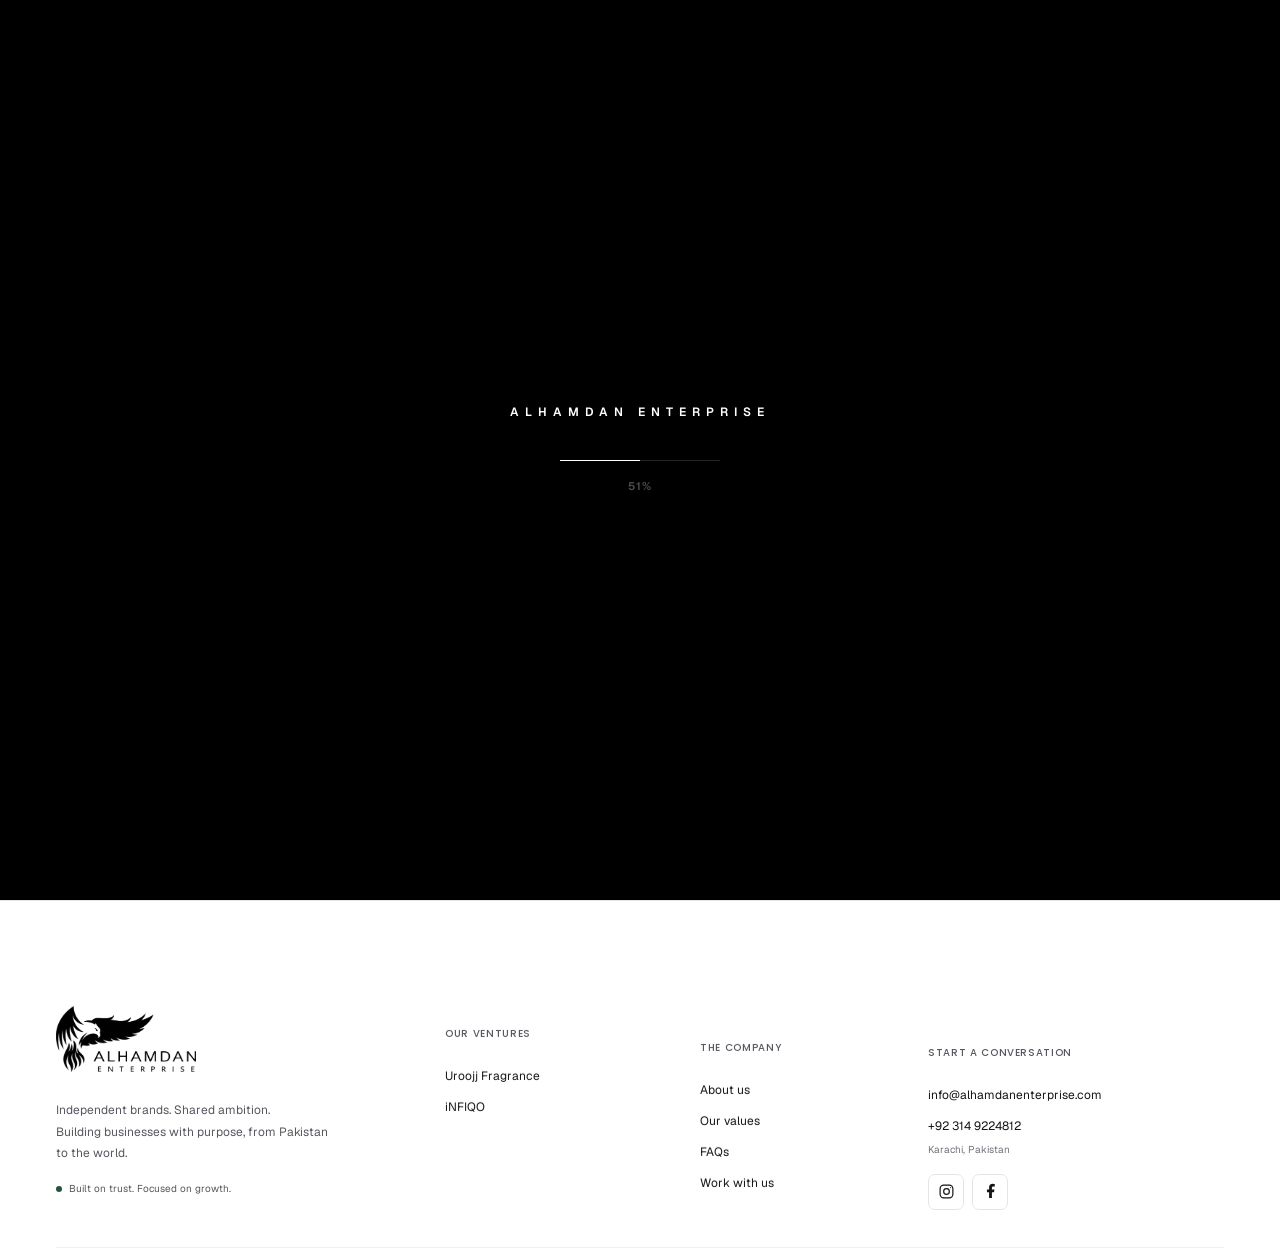
<file: 404/index.html>
<!DOCTYPE html><!--s7Zh6wl9Gd9EOBVdXYlwx--><html lang="en" class="__variable_ee70ed __variable_9696fd __variable_d8d672"><head><meta charSet="utf-8"/><meta name="viewport" content="width=device-width, initial-scale=1"/><link rel="preload" as="image" href="/assets/alhamdan-logo-updated.png"/><link rel="stylesheet" href="/_next/static/css/6a7265d840abbaf7.css" data-precedence="next"/><link rel="preload" as="script" fetchPriority="low" href="/_next/static/chunks/webpack-26a8fb610ef2f9ef.js"/><script src="/_next/static/chunks/4bd1b696-c023c6e3521b1417.js" async=""></script><script src="/_next/static/chunks/255-1f92380adbc6ec99.js" async=""></script><script src="/_next/static/chunks/main-app-340b72ecb458b19f.js" async=""></script><script src="/_next/static/chunks/151-4683061931f75a38.js" async=""></script><script src="/_next/static/chunks/897-ea08e8b26587d714.js" async=""></script><script src="/_next/static/chunks/349-f738605e2da3f10a.js" async=""></script><script src="/_next/static/chunks/app/layout-524058b5f3da9f5e.js" async=""></script><script src="/_next/static/chunks/app/page-fc867f958d40f7f1.js" async=""></script><meta name="robots" content="noindex"/><title>Al Hamdan Enterprises — Independent Brands. Shared Ambition.</title><meta name="description" content="Al Hamdan Enterprises is a Karachi-based holding company building purposeful brands in fragrance and technology, including Uroojj Fragrance and iNFIQO."/><meta name="author" content="Al Hamdan Enterprises"/><meta name="robots" content="index, follow"/><meta property="og:title" content="Al Hamdan Enterprises"/><meta property="og:description" content="Independent brands. Shared ambition. Discover Uroojj Fragrance and iNFIQO."/><meta property="og:url" content="https://alhamdanenterprise.com/"/><meta property="og:site_name" content="Al Hamdan Enterprises"/><meta property="og:locale" content="en_PK"/><meta property="og:image" content="https://alhamdanenterprise.com/assets/enterprise-workspace.webp"/><meta property="og:image:width" content="1200"/><meta property="og:image:height" content="1000"/><meta property="og:image:alt" content="Al Hamdan Enterprises — building what comes next"/><meta property="og:type" content="website"/><meta name="twitter:card" content="summary_large_image"/><meta name="twitter:title" content="Al Hamdan Enterprises"/><meta name="twitter:description" content="Independent brands. Shared ambition. Discover Uroojj Fragrance and iNFIQO."/><meta name="twitter:image" content="https://alhamdanenterprise.com/assets/enterprise-workspace.webp"/><link rel="icon" href="/favicon.ico"/><link rel="apple-touch-icon" href="/favicon-32x32.png"/><script src="/_next/static/chunks/polyfills-42372ed130431b0a.js" noModule=""></script></head><body><div hidden=""><!--$--><!--/$--></div><a href="#main-content" class="skip-link">Skip to content</a><header class="site-header "><div class="container header-inner"><a class="brand-logo" aria-label="Al Hamdan Enterprises home" href="/"><img class="brand-logo-image" src="/assets/alhamdan-logo-updated.png" width="1543" height="730" alt=""/></a><nav class="header-nav " id="main-navigation" aria-label="Primary navigation"><div class="header-nav-links"><a href="/#brands">Projects</a><a href="/about/">About</a></div><a class="header-contact" href="/contact/">Contact Us</a></nav><button class="menu-toggle" type="button" aria-label="Open menu" aria-expanded="false" aria-controls="main-navigation"><span class="menu-toggle-lines " aria-hidden="true"><span></span><span></span><span></span></span></button></div></header><main id="main-content" class="not-found-shell"><div class="not-found-empty"><div class="not-found-header"><h1 class="not-found-title">404</h1><p class="not-found-description">The page you&#x27;re looking for might have been <br class="not-found-break"/>moved or doesn&#x27;t exist.</p></div><div class="not-found-actions"><a class="button" href="/"><svg xmlns="http://www.w3.org/2000/svg" width="16" height="16" viewBox="0 0 24 24" fill="none" stroke="currentColor" stroke-width="2" stroke-linecap="round" stroke-linejoin="round" class="lucide lucide-house" aria-hidden="true"><path d="M15 21v-8a1 1 0 0 0-1-1h-4a1 1 0 0 0-1 1v8"></path><path d="M3 10a2 2 0 0 1 .709-1.528l7-6a2 2 0 0 1 2.582 0l7 6A2 2 0 0 1 21 10v9a2 2 0 0 1-2 2H5a2 2 0 0 1-2-2z"></path></svg>Go Home</a><a class="button button-outline" href="/#brands"><svg xmlns="http://www.w3.org/2000/svg" width="16" height="16" viewBox="0 0 24 24" fill="none" stroke="currentColor" stroke-width="2" stroke-linecap="round" stroke-linejoin="round" class="lucide lucide-compass" aria-hidden="true"><circle cx="12" cy="12" r="10"></circle><path d="m16.24 7.76-1.804 5.411a2 2 0 0 1-1.265 1.265L7.76 16.24l1.804-5.411a2 2 0 0 1 1.265-1.265z"></path></svg>Explore</a></div></div></main><!--$--><!--/$--><footer class="site-footer"><div class="container"><div class="footer-grid"><div class="footer-about footer-scroll-item" style="transform:translateY(84px)"><a class="brand-logo" aria-label="Al Hamdan Enterprises home" href="/"><img class="brand-logo-image" src="/assets/alhamdan-logo-updated.png" width="1543" height="730" alt=""/></a><p>Independent brands. Shared ambition.<br/>Building businesses with purpose, from Pakistan to the world.</p><span class="footer-status"><span class="status-dot"></span>Built on trust. Focused on growth.</span></div><div class="footer-scroll-item" style="transform:translateY(84px)"><h2>Our ventures</h2><a href="https://uroojj.com" target="_blank" rel="noopener noreferrer">Uroojj Fragrance</a><a href="https://infiqo.com" target="_blank" rel="noopener noreferrer">iNFIQO</a></div><div class="footer-scroll-item" style="transform:translateY(84px)"><h2>The company</h2><a href="/about/">About us</a><a href="/#values">Our values</a><a href="/#faq">FAQs</a><a href="/contact/">Work with us</a></div><div class="footer-contact footer-scroll-item" style="transform:translateY(84px)"><h2>Start a conversation</h2><a class="footer-email" href="mailto:info@alhamdanenterprise.com">info@alhamdanenterprise.com</a><a href="tel:+923149224812">+92 314 9224812</a><span class="footer-detail">Karachi, Pakistan</span><div class="social-links"><a href="https://www.instagram.com/alhamdanenterprise" target="_blank" rel="noopener noreferrer" aria-label="Al Hamdan on Instagram"><svg width="17" height="17" viewBox="0 0 24 24" fill="none" stroke="currentColor" stroke-width="1.7" aria-hidden="true"><rect x="3" y="3" width="18" height="18" rx="5"></rect><circle cx="12" cy="12" r="4"></circle><circle cx="17.5" cy="6.5" r=".8" fill="currentColor" stroke="none"></circle></svg></a><a href="https://www.facebook.com/share/1EFM4PnnXB/" target="_blank" rel="noopener noreferrer" aria-label="Al Hamdan on Facebook"><svg width="17" height="17" viewBox="0 0 24 24" fill="currentColor" aria-hidden="true"><path d="M14 21v-8h3l.5-4H14V7c0-1.1.3-2 2-2h2V1.5A24 24 0 0 0 15 1c-3 0-5 1.8-5 5v3H7v4h3v8z"></path></svg></a></div></div></div><div class="footer-bottom footer-scroll-item" style="transform:translateY(58px)"><p>© <!-- -->2026<!-- --> <!-- -->Al Hamdan Enterprises<!-- -->. All rights reserved.</p><span>Thoughtfully built. Purposefully grown.</span></div></div></footer><div class="floating-actions"><button class="floating-button back-top " aria-label="Back to top" tabindex="-1"><svg xmlns="http://www.w3.org/2000/svg" width="19" height="19" viewBox="0 0 24 24" fill="none" stroke="currentColor" stroke-width="2" stroke-linecap="round" stroke-linejoin="round" class="lucide lucide-arrow-up" aria-hidden="true"><path d="m5 12 7-7 7 7"></path><path d="M12 19V5"></path></svg></button><a class="floating-button whatsapp-button" href="https://wa.me/923149224812" target="_blank" rel="noopener noreferrer" aria-label="Chat with Al Hamdan on WhatsApp"><svg xmlns="http://www.w3.org/2000/svg" width="21" height="21" viewBox="0 0 24 24" fill="none" stroke="currentColor" stroke-width="2" stroke-linecap="round" stroke-linejoin="round" class="lucide lucide-message-circle" aria-hidden="true"><path d="M2.992 16.342a2 2 0 0 1 .094 1.167l-1.065 3.29a1 1 0 0 0 1.236 1.168l3.413-.998a2 2 0 0 1 1.099.092 10 10 0 1 0-4.777-4.719"></path></svg></a></div><script src="/_next/static/chunks/webpack-26a8fb610ef2f9ef.js" id="_R_" async=""></script><script>(self.__next_f=self.__next_f||[]).push([0])</script><script>self.__next_f.push([1,"1:\"$Sreact.fragment\"\n2:I[5164,[\"151\",\"static/chunks/151-4683061931f75a38.js\",\"897\",\"static/chunks/897-ea08e8b26587d714.js\",\"349\",\"static/chunks/349-f738605e2da3f10a.js\",\"177\",\"static/chunks/app/layout-524058b5f3da9f5e.js\"],\"default\"]\n3:I[3464,[\"151\",\"static/chunks/151-4683061931f75a38.js\",\"897\",\"static/chunks/897-ea08e8b26587d714.js\",\"349\",\"static/chunks/349-f738605e2da3f10a.js\",\"177\",\"static/chunks/app/layout-524058b5f3da9f5e.js\"],\"default\"]\n4:I[9766,[],\"\"]\n5:I[8924,[],\"\"]\n6:I[2619,[\"151\",\"static/chunks/151-4683061931f75a38.js\",\"897\",\"static/chunks/897-ea08e8b26587d714.js\",\"974\",\"static/chunks/app/page-fc867f958d40f7f1.js\"],\"\"]\n7:I[45,[\"151\",\"static/chunks/151-4683061931f75a38.js\",\"897\",\"static/chunks/897-ea08e8b26587d714.js\",\"974\",\"static/chunks/app/page-fc867f958d40f7f1.js\"],\"default\"]\n8:I[8743,[\"151\",\"static/chunks/151-4683061931f75a38.js\",\"897\",\"static/chunks/897-ea08e8b26587d714.js\",\"349\",\"static/chunks/349-f738605e2da3f10a.js\",\"177\",\"static/chunks/app/layout-524058b5f3da9f5e.js\"],\"default\"]\n9:I[6675,[\"151\",\"static/chunks/151-4683061931f75a38.js\",\"897\",\"static/chunks/897-ea08e8b26587d714.js\",\"349\",\"static/chunks/349-f738605e2da3f10a.js\",\"177\",\"static/chunks/app/layout-524058b5f3da9f5e.js\"],\"default\"]\na:I[4431,[],\"OutletBoundary\"]\nc:I[5278,[],\"AsyncMetadataOutlet\"]\ne:I[4431,[],\"ViewportBoundary\"]\n10:I[4431,[],\"MetadataBoundary\"]\n11:\"$Sreact.suspense\"\n13:I[7150,[],\"\"]\n:HL[\"/_next/static/css/6a7265d840abbaf7.css\",\"style\"]\n"])</script><script>self.__next_f.push([1,"0:{\"P\":null,\"b\":\"s7Zh6wl9Gd9EOBVdXYlwx\",\"p\":\"\",\"c\":[\"\",\"_not-found\",\"\"],\"i\":false,\"f\":[[[\"\",{\"children\":[\"/_not-found\",{\"children\":[\"__PAGE__\",{}]}]},\"$undefined\",\"$undefined\",true],[\"\",[\"$\",\"$1\",\"c\",{\"children\":[[[\"$\",\"link\",\"0\",{\"rel\":\"stylesheet\",\"href\":\"/_next/static/css/6a7265d840abbaf7.css\",\"precedence\":\"next\",\"crossOrigin\":\"$undefined\",\"nonce\":\"$undefined\"}]],[\"$\",\"html\",null,{\"lang\":\"en\",\"className\":\"__variable_ee70ed __variable_9696fd __variable_d8d672\",\"children\":[\"$\",\"body\",null,{\"children\":[[\"$\",\"$L2\",null,{}],[\"$\",\"a\",null,{\"href\":\"#main-content\",\"className\":\"skip-link\",\"children\":\"Skip to content\"}],[\"$\",\"$L3\",null,{}],[\"$\",\"$L4\",null,{\"parallelRouterKey\":\"children\",\"error\":\"$undefined\",\"errorStyles\":\"$undefined\",\"errorScripts\":\"$undefined\",\"template\":[\"$\",\"$L5\",null,{}],\"templateStyles\":\"$undefined\",\"templateScripts\":\"$undefined\",\"notFound\":[[\"$\",\"main\",null,{\"id\":\"main-content\",\"className\":\"not-found-shell\",\"children\":[\"$\",\"div\",null,{\"className\":\"not-found-empty\",\"children\":[[\"$\",\"div\",null,{\"className\":\"not-found-header\",\"children\":[[\"$\",\"h1\",null,{\"className\":\"not-found-title\",\"children\":\"404\"}],[\"$\",\"p\",null,{\"className\":\"not-found-description\",\"children\":[\"The page you're looking for might have been \",[\"$\",\"br\",null,{\"className\":\"not-found-break\"}],\"moved or doesn't exist.\"]}]]}],[\"$\",\"div\",null,{\"className\":\"not-found-actions\",\"children\":[[\"$\",\"$L6\",null,{\"href\":\"/\",\"className\":\"button\",\"children\":[[\"$\",\"$L7\",null,{\"ref\":\"$undefined\",\"iconNode\":[[\"path\",{\"d\":\"M15 21v-8a1 1 0 0 0-1-1h-4a1 1 0 0 0-1 1v8\",\"key\":\"5wwlr5\"}],[\"path\",{\"d\":\"M3 10a2 2 0 0 1 .709-1.528l7-6a2 2 0 0 1 2.582 0l7 6A2 2 0 0 1 21 10v9a2 2 0 0 1-2 2H5a2 2 0 0 1-2-2z\",\"key\":\"r6nss1\"}]],\"className\":\"lucide-house\",\"size\":16,\"aria-hidden\":\"true\"}],\"Go Home\"]}],[\"$\",\"$L6\",null,{\"href\":\"/#brands\",\"className\":\"button button-outline\",\"children\":[[\"$\",\"$L7\",null,{\"ref\":\"$undefined\",\"iconNode\":[[\"circle\",{\"cx\":\"12\",\"cy\":\"12\",\"r\":\"10\",\"key\":\"1mglay\"}],[\"path\",{\"d\":\"m16.24 7.76-1.804 5.411a2 2 0 0 1-1.265 1.265L7.76 16.24l1.804-5.411a2 2 0 0 1 1.265-1.265z\",\"key\":\"9ktpf1\"}]],\"className\":\"lucide-compass\",\"size\":16,\"aria-hidden\":\"true\"}],\"Explore\"]}]]}]]}]}],[]],\"forbidden\":\"$undefined\",\"unauthorized\":\"$undefined\"}],[\"$\",\"$L8\",null,{}],[\"$\",\"$L9\",null,{}]]}]}]]}],{\"children\":[\"/_not-found\",[\"$\",\"$1\",\"c\",{\"children\":[null,[\"$\",\"$L4\",null,{\"parallelRouterKey\":\"children\",\"error\":\"$undefined\",\"errorStyles\":\"$undefined\",\"errorScripts\":\"$undefined\",\"template\":[\"$\",\"$L5\",null,{}],\"templateStyles\":\"$undefined\",\"templateScripts\":\"$undefined\",\"notFound\":\"$undefined\",\"forbidden\":\"$undefined\",\"unauthorized\":\"$undefined\"}]]}],{\"children\":[\"__PAGE__\",[\"$\",\"$1\",\"c\",{\"children\":[[\"$\",\"main\",null,{\"id\":\"main-content\",\"className\":\"not-found-shell\",\"children\":[\"$\",\"div\",null,{\"className\":\"not-found-empty\",\"children\":[[\"$\",\"div\",null,{\"className\":\"not-found-header\",\"children\":[[\"$\",\"h1\",null,{\"className\":\"not-found-title\",\"children\":\"404\"}],[\"$\",\"p\",null,{\"className\":\"not-found-description\",\"children\":[\"The page you're looking for might have been \",[\"$\",\"br\",null,{\"className\":\"not-found-break\"}],\"moved or doesn't exist.\"]}]]}],[\"$\",\"div\",null,{\"className\":\"not-found-actions\",\"children\":[[\"$\",\"$L6\",null,{\"href\":\"/\",\"className\":\"button\",\"children\":[[\"$\",\"$L7\",null,{\"ref\":\"$undefined\",\"iconNode\":\"$0:f:0:1:1:props:children:1:props:children:props:children:3:props:notFound:0:props:children:props:children:1:props:children:0:props:children:0:props:iconNode\",\"className\":\"lucide-house\",\"size\":16,\"aria-hidden\":\"true\"}],\"Go Home\"]}],[\"$\",\"$L6\",null,{\"href\":\"/#brands\",\"className\":\"button button-outline\",\"children\":[[\"$\",\"$L7\",null,{\"ref\":\"$undefined\",\"iconNode\":\"$0:f:0:1:1:props:children:1:props:children:props:children:3:props:notFound:0:props:children:props:children:1:props:children:1:props:children:0:props:iconNode\",\"className\":\"lucide-compass\",\"size\":16,\"aria-hidden\":\"true\"}],\"Explore\"]}]]}]]}]}],null,[\"$\",\"$La\",null,{\"children\":[\"$Lb\",[\"$\",\"$Lc\",null,{\"promise\":\"$@d\"}]]}]]}],{},null,false]},null,false]},null,false],[\"$\",\"$1\",\"h\",{\"children\":[[\"$\",\"meta\",null,{\"name\":\"robots\",\"content\":\"noindex\"}],[[\"$\",\"$Le\",null,{\"children\":\"$Lf\"}],null],[\"$\",\"$L10\",null,{\"children\":[\"$\",\"div\",null,{\"hidden\":true,\"children\":[\"$\",\"$11\",null,{\"fallback\":null,\"children\":\"$L12\"}]}]}]]}],false]],\"m\":\"$undefined\",\"G\":[\"$13\",[]],\"s\":false,\"S\":true}\n"])</script><script>self.__next_f.push([1,"f:[[\"$\",\"meta\",\"0\",{\"charSet\":\"utf-8\"}],[\"$\",\"meta\",\"1\",{\"name\":\"viewport\",\"content\":\"width=device-width, initial-scale=1\"}]]\nb:null\n"])</script><script>self.__next_f.push([1,"14:I[622,[],\"IconMark\"]\n"])</script><script>self.__next_f.push([1,"d:{\"metadata\":[[\"$\",\"title\",\"0\",{\"children\":\"Al Hamdan Enterprises — Independent Brands. Shared Ambition.\"}],[\"$\",\"meta\",\"1\",{\"name\":\"description\",\"content\":\"Al Hamdan Enterprises is a Karachi-based holding company building purposeful brands in fragrance and technology, including Uroojj Fragrance and iNFIQO.\"}],[\"$\",\"meta\",\"2\",{\"name\":\"author\",\"content\":\"Al Hamdan Enterprises\"}],[\"$\",\"meta\",\"3\",{\"name\":\"robots\",\"content\":\"index, follow\"}],[\"$\",\"meta\",\"4\",{\"property\":\"og:title\",\"content\":\"Al Hamdan Enterprises\"}],[\"$\",\"meta\",\"5\",{\"property\":\"og:description\",\"content\":\"Independent brands. Shared ambition. Discover Uroojj Fragrance and iNFIQO.\"}],[\"$\",\"meta\",\"6\",{\"property\":\"og:url\",\"content\":\"https://alhamdanenterprise.com/\"}],[\"$\",\"meta\",\"7\",{\"property\":\"og:site_name\",\"content\":\"Al Hamdan Enterprises\"}],[\"$\",\"meta\",\"8\",{\"property\":\"og:locale\",\"content\":\"en_PK\"}],[\"$\",\"meta\",\"9\",{\"property\":\"og:image\",\"content\":\"https://alhamdanenterprise.com/assets/enterprise-workspace.webp\"}],[\"$\",\"meta\",\"10\",{\"property\":\"og:image:width\",\"content\":\"1200\"}],[\"$\",\"meta\",\"11\",{\"property\":\"og:image:height\",\"content\":\"1000\"}],[\"$\",\"meta\",\"12\",{\"property\":\"og:image:alt\",\"content\":\"Al Hamdan Enterprises — building what comes next\"}],[\"$\",\"meta\",\"13\",{\"property\":\"og:type\",\"content\":\"website\"}],[\"$\",\"meta\",\"14\",{\"name\":\"twitter:card\",\"content\":\"summary_large_image\"}],[\"$\",\"meta\",\"15\",{\"name\":\"twitter:title\",\"content\":\"Al Hamdan Enterprises\"}],[\"$\",\"meta\",\"16\",{\"name\":\"twitter:description\",\"content\":\"Independent brands. Shared ambition. Discover Uroojj Fragrance and iNFIQO.\"}],[\"$\",\"meta\",\"17\",{\"name\":\"twitter:image\",\"content\":\"https://alhamdanenterprise.com/assets/enterprise-workspace.webp\"}],[\"$\",\"link\",\"18\",{\"rel\":\"icon\",\"href\":\"/favicon.ico\"}],[\"$\",\"link\",\"19\",{\"rel\":\"apple-touch-icon\",\"href\":\"/favicon-32x32.png\"}],[\"$\",\"$L14\",\"20\",{}]],\"error\":null,\"digest\":\"$undefined\"}\n"])</script><script>self.__next_f.push([1,"12:\"$d:metadata\"\n"])</script></body></html>
</file>
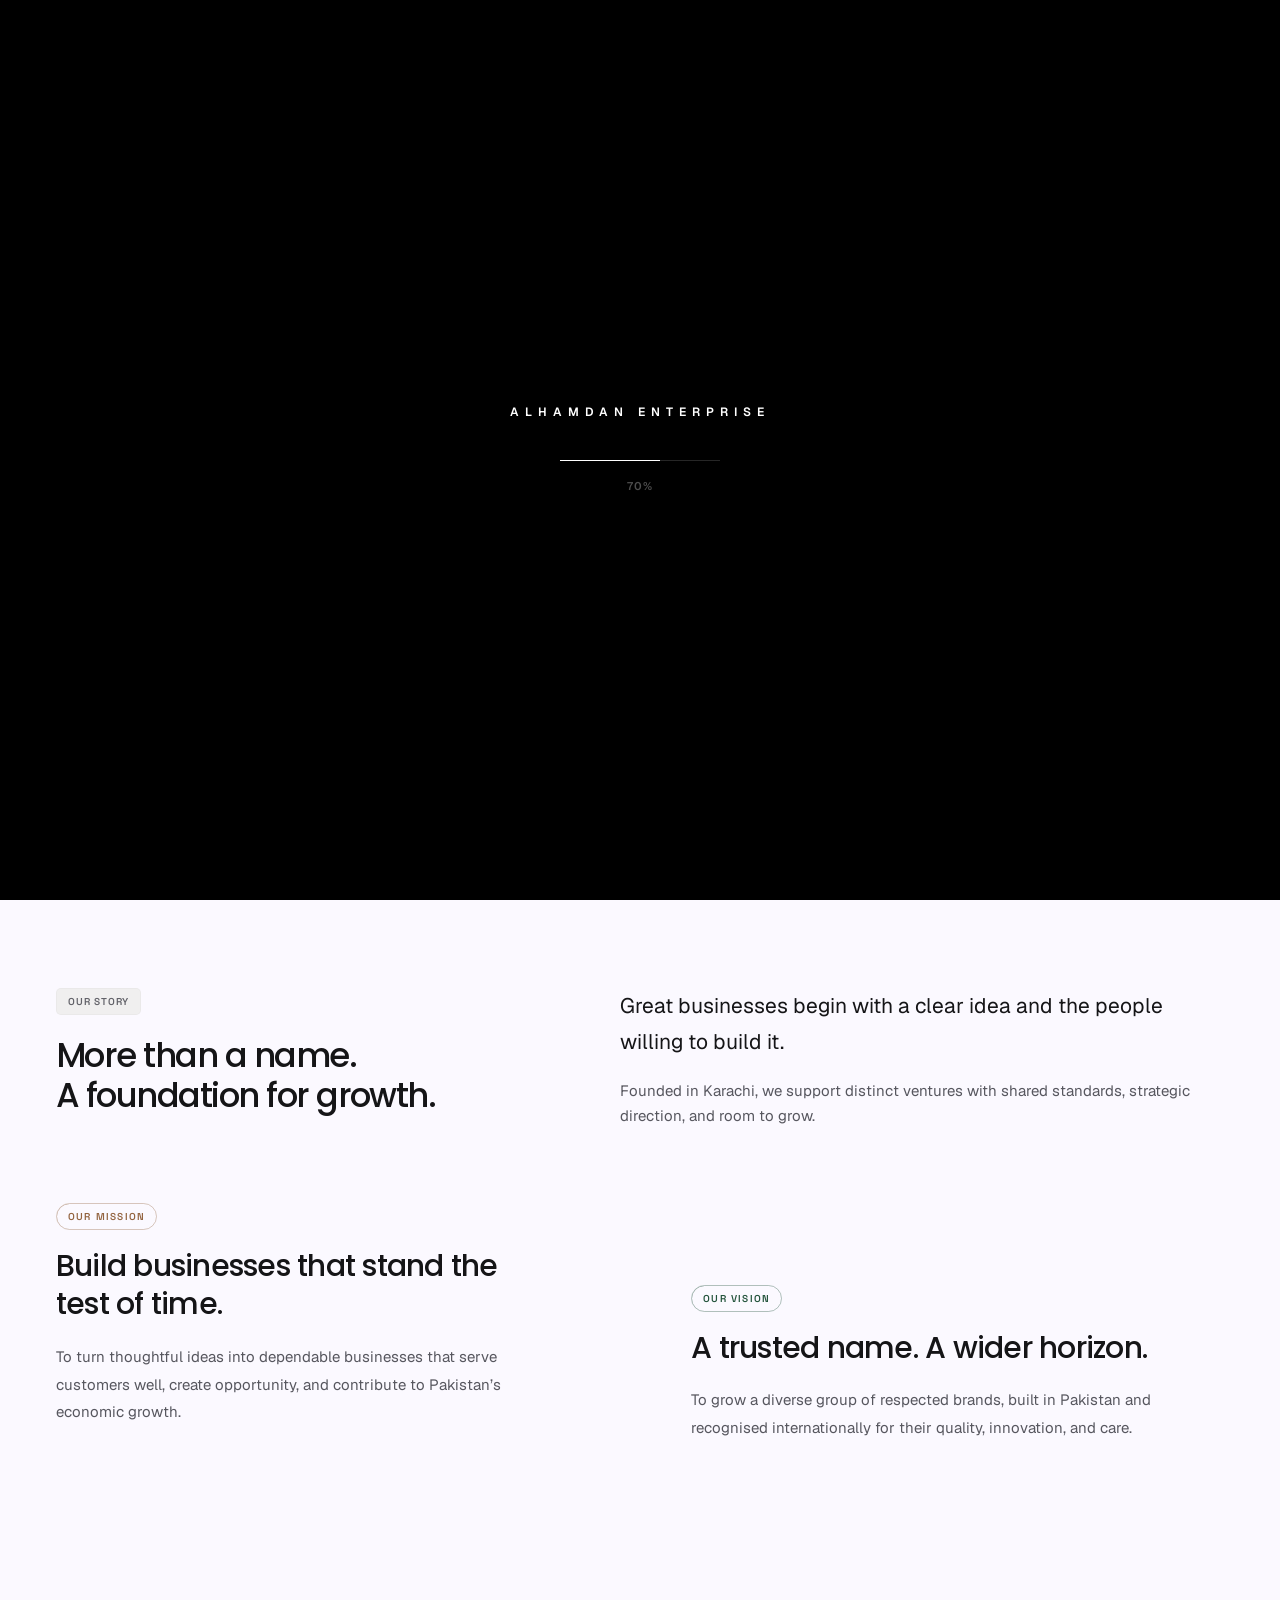
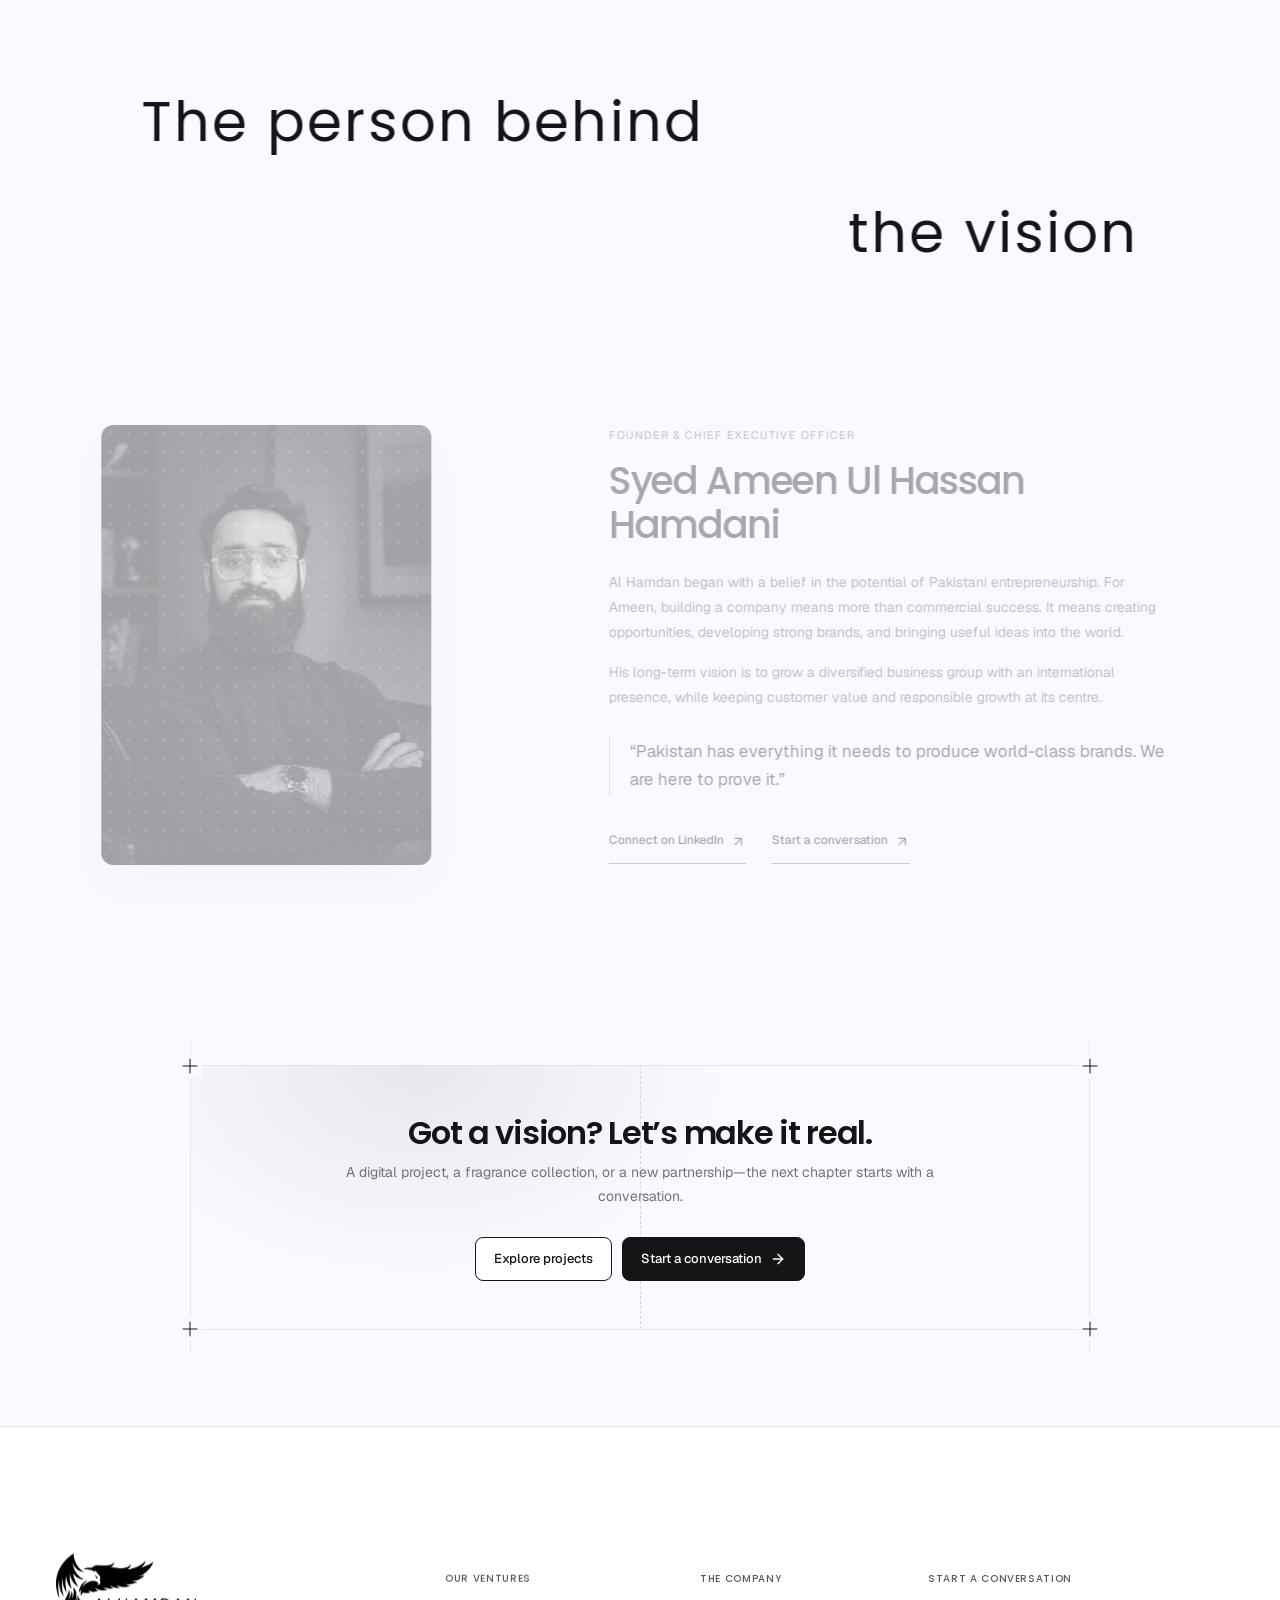
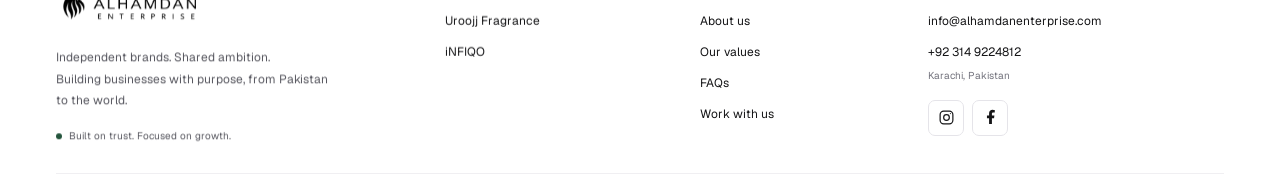
<file: about/index.html>
<!DOCTYPE html><!--s7Zh6wl9Gd9EOBVdXYlwx--><html lang="en" class="__variable_ee70ed __variable_9696fd __variable_d8d672"><head><meta charSet="utf-8"/><meta name="viewport" content="width=device-width, initial-scale=1"/><link rel="preload" as="image" href="/assets/alhamdan-logo-updated.png"/><link rel="preload" as="image" href="/assets/about-global-network.png" fetchPriority="high"/><link rel="stylesheet" href="/_next/static/css/6a7265d840abbaf7.css" data-precedence="next"/><link rel="preload" as="script" fetchPriority="low" href="/_next/static/chunks/webpack-26a8fb610ef2f9ef.js"/><script src="/_next/static/chunks/4bd1b696-c023c6e3521b1417.js" async=""></script><script src="/_next/static/chunks/255-1f92380adbc6ec99.js" async=""></script><script src="/_next/static/chunks/main-app-340b72ecb458b19f.js" async=""></script><script src="/_next/static/chunks/151-4683061931f75a38.js" async=""></script><script src="/_next/static/chunks/897-ea08e8b26587d714.js" async=""></script><script src="/_next/static/chunks/349-f738605e2da3f10a.js" async=""></script><script src="/_next/static/chunks/app/layout-524058b5f3da9f5e.js" async=""></script><script src="/_next/static/chunks/app/about/page-02976770e7d2895b.js" async=""></script><title>About Us | Al Hamdan Enterprises</title><meta name="description" content="Meet Al Hamdan Enterprises, a Karachi-based holding company founded by Syed Ameen Ul Hassan Hamdani. Learn about our vision, values, and independent brands."/><meta name="author" content="Al Hamdan Enterprises"/><meta name="robots" content="index, follow"/><link rel="canonical" href="https://alhamdanenterprise.com/about/"/><meta property="og:title" content="Al Hamdan Enterprises"/><meta property="og:description" content="Independent brands. Shared ambition. Discover Uroojj Fragrance and iNFIQO."/><meta property="og:url" content="https://alhamdanenterprise.com/"/><meta property="og:site_name" content="Al Hamdan Enterprises"/><meta property="og:locale" content="en_PK"/><meta property="og:image" content="https://alhamdanenterprise.com/assets/enterprise-workspace.webp"/><meta property="og:image:width" content="1200"/><meta property="og:image:height" content="1000"/><meta property="og:image:alt" content="Al Hamdan Enterprises — building what comes next"/><meta property="og:type" content="website"/><meta name="twitter:card" content="summary_large_image"/><meta name="twitter:title" content="Al Hamdan Enterprises"/><meta name="twitter:description" content="Independent brands. Shared ambition. Discover Uroojj Fragrance and iNFIQO."/><meta name="twitter:image" content="https://alhamdanenterprise.com/assets/enterprise-workspace.webp"/><link rel="icon" href="/favicon.ico"/><link rel="apple-touch-icon" href="/favicon-32x32.png"/><script src="/_next/static/chunks/polyfills-42372ed130431b0a.js" noModule=""></script></head><body><div hidden=""><!--$--><!--/$--></div><a href="#main-content" class="skip-link">Skip to content</a><header class="site-header "><div class="container header-inner"><a class="brand-logo" aria-label="Al Hamdan Enterprises home" href="/"><img class="brand-logo-image" src="/assets/alhamdan-logo-updated.png" width="1543" height="730" alt=""/></a><nav class="header-nav " id="main-navigation" aria-label="Primary navigation"><div class="header-nav-links"><a href="/#brands">Projects</a><a aria-current="page" href="/about/">About</a></div><a class="header-contact" href="/contact/">Contact Us</a></nav><button class="menu-toggle" type="button" aria-label="Open menu" aria-expanded="false" aria-controls="main-navigation"><span class="menu-toggle-lines " aria-hidden="true"><span></span><span></span><span></span></span></button></div></header><main id="main-content"><section class="page-intro has-image about-page-intro"><div class="container page-intro-grid"><div class=""><h1>One name. Two ventures. Shared ambition.</h1><p class="intro-copy">We build businesses with purpose, support them with conviction, and give them room to grow. This is Al Hamdan Enterprises.</p><a class="text-link" href="/contact/">Start a conversation <svg xmlns="http://www.w3.org/2000/svg" width="17" height="17" viewBox="0 0 24 24" fill="none" stroke="currentColor" stroke-width="2" stroke-linecap="round" stroke-linejoin="round" class="lucide lucide-arrow-up-right" aria-hidden="true"><path d="M7 7h10v10"></path><path d="M7 17 17 7"></path></svg></a><ul class="intro-details" aria-label="About us highlights"><li>Karachi, Pakistan</li><li>2 independent ventures</li><li>Fragrance &amp; technology</li></ul></div><div class="intro-image image-scan-card"><img src="/assets/about-global-network.png" alt="A connected global business network across a modern city skyline" width="740" height="415" fetchPriority="high"/><span class="image-scan-wave" aria-hidden="true"></span></div></div></section><section class="section story-section"><div class="container"><div class="story-grid"><div class=""><span class="eyebrow">Our story</span><h2>More than a name.<br/>A foundation for growth.</h2></div><div class="story-copy"><p class="lead">Great businesses begin with a clear idea and the people willing to build it.</p><p>Founded in Karachi, we support distinct ventures with shared standards, strategic direction, and room to grow.</p></div></div><div class="purpose-grid"><div class="purpose-statement"><article><span class="micro-label">Our mission</span><h3>Build businesses that stand the test of time.</h3><p>To turn thoughtful ideas into dependable businesses that serve customers well, create opportunity, and contribute to Pakistan’s economic growth.</p></article></div><div class="purpose-statement purpose-statement-vision"><article><span class="micro-label">Our vision</span><h3>A trusted name. A wider horizon.</h3><p>To grow a diverse group of respected brands, built in Pakistan and recognised internationally for their quality, innovation, and care.</p></article></div></div></div></section><section class="founder-showcase" aria-labelledby="founder-showcase-title"><div class="container founder-showcase-intro"><h2 id="founder-showcase-title" class="founder-showcase-title" aria-label="The person behind the vision"><span class="founder-title-line founder-title-line-upper" style="transform:translateX(-8vw)">The person behind</span><span class="founder-title-line founder-title-line-lower" style="transform:translateX(8vw)">the vision</span></h2></div><div class="container founder-profile"><figure class="founder-profile-image image-scan-card" style="opacity:0.25;transform:translateX(-4vw)"><img src="/assets/founder.webp" alt="Syed Ameen Ul Hassan Hamdani, founder of Al Hamdan Enterprises" width="760" height="950" loading="lazy"/><span class="image-scan-wave" aria-hidden="true"></span></figure><div class="founder-profile-copy" style="opacity:0.25;transform:translateX(4vw)"><span class="founder-profile-role">Founder &amp; Chief Executive Officer</span><h3>Syed Ameen Ul Hassan Hamdani</h3><p>Al Hamdan began with a belief in the potential of Pakistani entrepreneurship. For Ameen, building a company means more than commercial success. It means creating opportunities, developing strong brands, and bringing useful ideas into the world.</p><p>His long-term vision is to grow a diversified business group with an international presence, while keeping customer value and responsible growth at its centre.</p><blockquote>“Pakistan has everything it needs to produce world-class brands. We are here to prove it.”</blockquote><div class="founder-profile-actions"><a href="https://www.linkedin.com/in/syed-ameenulhassan-hamdani-23ba2a252/" target="_blank" rel="noopener noreferrer">Connect on LinkedIn <svg xmlns="http://www.w3.org/2000/svg" width="15" height="15" viewBox="0 0 24 24" fill="none" stroke="currentColor" stroke-width="2" stroke-linecap="round" stroke-linejoin="round" class="lucide lucide-arrow-up-right" aria-hidden="true"><path d="M7 7h10v10"></path><path d="M7 17 17 7"></path></svg></a><a href="https://wa.me/923149224812" target="_blank" rel="noopener noreferrer">Start a conversation <svg xmlns="http://www.w3.org/2000/svg" width="15" height="15" viewBox="0 0 24 24" fill="none" stroke="currentColor" stroke-width="2" stroke-linecap="round" stroke-linejoin="round" class="lucide lucide-arrow-up-right" aria-hidden="true"><path d="M7 7h10v10"></path><path d="M7 17 17 7"></path></svg></a></div></div></div></section><section class="cta-section" id="contact"><div class="container"><div class="contact-banner"><svg xmlns="http://www.w3.org/2000/svg" width="24" height="24" viewBox="0 0 24 24" fill="none" stroke="currentColor" stroke-width="1" stroke-linecap="round" stroke-linejoin="round" class="lucide lucide-plus cta-plus cta-plus-top-left" aria-hidden="true"><path d="M5 12h14"></path><path d="M12 5v14"></path></svg><svg xmlns="http://www.w3.org/2000/svg" width="24" height="24" viewBox="0 0 24 24" fill="none" stroke="currentColor" stroke-width="1" stroke-linecap="round" stroke-linejoin="round" class="lucide lucide-plus cta-plus cta-plus-top-right" aria-hidden="true"><path d="M5 12h14"></path><path d="M12 5v14"></path></svg><svg xmlns="http://www.w3.org/2000/svg" width="24" height="24" viewBox="0 0 24 24" fill="none" stroke="currentColor" stroke-width="1" stroke-linecap="round" stroke-linejoin="round" class="lucide lucide-plus cta-plus cta-plus-bottom-left" aria-hidden="true"><path d="M5 12h14"></path><path d="M12 5v14"></path></svg><svg xmlns="http://www.w3.org/2000/svg" width="24" height="24" viewBox="0 0 24 24" fill="none" stroke="currentColor" stroke-width="1" stroke-linecap="round" stroke-linejoin="round" class="lucide lucide-plus cta-plus cta-plus-bottom-right" aria-hidden="true"><path d="M5 12h14"></path><path d="M12 5v14"></path></svg><span class="cta-side-line cta-side-line-left" aria-hidden="true"></span><span class="cta-side-line cta-side-line-right" aria-hidden="true"></span><span class="cta-center-line" aria-hidden="true"></span><div class="cta-copy"><h2>Got a vision? Let’s make it real.</h2><p>A digital project, a fragrance collection, or a new partnership—the next chapter starts with a conversation.</p></div><div class="cta-actions"><a class="cta-action cta-action-outline" href="/#brands">Explore projects</a><a href="https://wa.me/923149224812" target="_blank" rel="noopener noreferrer" class="cta-action cta-action-solid">Start a conversation <svg xmlns="http://www.w3.org/2000/svg" width="16" height="16" viewBox="0 0 24 24" fill="none" stroke="currentColor" stroke-width="2" stroke-linecap="round" stroke-linejoin="round" class="lucide lucide-arrow-right" aria-hidden="true"><path d="M5 12h14"></path><path d="m12 5 7 7-7 7"></path></svg></a></div></div></div></section></main><!--$--><!--/$--><footer class="site-footer"><div class="container"><div class="footer-grid"><div class="footer-about footer-scroll-item" style="transform:translateY(84px)"><a class="brand-logo" aria-label="Al Hamdan Enterprises home" href="/"><img class="brand-logo-image" src="/assets/alhamdan-logo-updated.png" width="1543" height="730" alt=""/></a><p>Independent brands. Shared ambition.<br/>Building businesses with purpose, from Pakistan to the world.</p><span class="footer-status"><span class="status-dot"></span>Built on trust. Focused on growth.</span></div><div class="footer-scroll-item" style="transform:translateY(84px)"><h2>Our ventures</h2><a href="https://uroojj.com" target="_blank" rel="noopener noreferrer">Uroojj Fragrance</a><a href="https://infiqo.com" target="_blank" rel="noopener noreferrer">iNFIQO</a></div><div class="footer-scroll-item" style="transform:translateY(84px)"><h2>The company</h2><a href="/about/">About us</a><a href="/#values">Our values</a><a href="/#faq">FAQs</a><a href="/contact/">Work with us</a></div><div class="footer-contact footer-scroll-item" style="transform:translateY(84px)"><h2>Start a conversation</h2><a class="footer-email" href="mailto:info@alhamdanenterprise.com">info@alhamdanenterprise.com</a><a href="tel:+923149224812">+92 314 9224812</a><span class="footer-detail">Karachi, Pakistan</span><div class="social-links"><a href="https://www.instagram.com/alhamdanenterprise" target="_blank" rel="noopener noreferrer" aria-label="Al Hamdan on Instagram"><svg width="17" height="17" viewBox="0 0 24 24" fill="none" stroke="currentColor" stroke-width="1.7" aria-hidden="true"><rect x="3" y="3" width="18" height="18" rx="5"></rect><circle cx="12" cy="12" r="4"></circle><circle cx="17.5" cy="6.5" r=".8" fill="currentColor" stroke="none"></circle></svg></a><a href="https://www.facebook.com/share/1EFM4PnnXB/" target="_blank" rel="noopener noreferrer" aria-label="Al Hamdan on Facebook"><svg width="17" height="17" viewBox="0 0 24 24" fill="currentColor" aria-hidden="true"><path d="M14 21v-8h3l.5-4H14V7c0-1.1.3-2 2-2h2V1.5A24 24 0 0 0 15 1c-3 0-5 1.8-5 5v3H7v4h3v8z"></path></svg></a></div></div></div><div class="footer-bottom footer-scroll-item" style="transform:translateY(58px)"><p>© <!-- -->2026<!-- --> <!-- -->Al Hamdan Enterprises<!-- -->. All rights reserved.</p><span>Thoughtfully built. Purposefully grown.</span></div></div></footer><div class="floating-actions"><button class="floating-button back-top " aria-label="Back to top" tabindex="-1"><svg xmlns="http://www.w3.org/2000/svg" width="19" height="19" viewBox="0 0 24 24" fill="none" stroke="currentColor" stroke-width="2" stroke-linecap="round" stroke-linejoin="round" class="lucide lucide-arrow-up" aria-hidden="true"><path d="m5 12 7-7 7 7"></path><path d="M12 19V5"></path></svg></button><a class="floating-button whatsapp-button" href="https://wa.me/923149224812" target="_blank" rel="noopener noreferrer" aria-label="Chat with Al Hamdan on WhatsApp"><svg xmlns="http://www.w3.org/2000/svg" width="21" height="21" viewBox="0 0 24 24" fill="none" stroke="currentColor" stroke-width="2" stroke-linecap="round" stroke-linejoin="round" class="lucide lucide-message-circle" aria-hidden="true"><path d="M2.992 16.342a2 2 0 0 1 .094 1.167l-1.065 3.29a1 1 0 0 0 1.236 1.168l3.413-.998a2 2 0 0 1 1.099.092 10 10 0 1 0-4.777-4.719"></path></svg></a></div><script src="/_next/static/chunks/webpack-26a8fb610ef2f9ef.js" id="_R_" async=""></script><script>(self.__next_f=self.__next_f||[]).push([0])</script><script>self.__next_f.push([1,"1:\"$Sreact.fragment\"\n2:I[5164,[\"151\",\"static/chunks/151-4683061931f75a38.js\",\"897\",\"static/chunks/897-ea08e8b26587d714.js\",\"349\",\"static/chunks/349-f738605e2da3f10a.js\",\"177\",\"static/chunks/app/layout-524058b5f3da9f5e.js\"],\"default\"]\n3:I[3464,[\"151\",\"static/chunks/151-4683061931f75a38.js\",\"897\",\"static/chunks/897-ea08e8b26587d714.js\",\"349\",\"static/chunks/349-f738605e2da3f10a.js\",\"177\",\"static/chunks/app/layout-524058b5f3da9f5e.js\"],\"default\"]\n4:I[9766,[],\"\"]\n5:I[8924,[],\"\"]\n6:I[2619,[\"151\",\"static/chunks/151-4683061931f75a38.js\",\"897\",\"static/chunks/897-ea08e8b26587d714.js\",\"220\",\"static/chunks/app/about/page-02976770e7d2895b.js\"],\"\"]\n7:I[45,[\"151\",\"static/chunks/151-4683061931f75a38.js\",\"897\",\"static/chunks/897-ea08e8b26587d714.js\",\"220\",\"static/chunks/app/about/page-02976770e7d2895b.js\"],\"default\"]\n8:I[8743,[\"151\",\"static/chunks/151-4683061931f75a38.js\",\"897\",\"static/chunks/897-ea08e8b26587d714.js\",\"349\",\"static/chunks/349-f738605e2da3f10a.js\",\"177\",\"static/chunks/app/layout-524058b5f3da9f5e.js\"],\"default\"]\n9:I[6675,[\"151\",\"static/chunks/151-4683061931f75a38.js\",\"897\",\"static/chunks/897-ea08e8b26587d714.js\",\"349\",\"static/chunks/349-f738605e2da3f10a.js\",\"177\",\"static/chunks/app/layout-524058b5f3da9f5e.js\"],\"default\"]\na:I[773,[\"151\",\"static/chunks/151-4683061931f75a38.js\",\"897\",\"static/chunks/897-ea08e8b26587d714.js\",\"220\",\"static/chunks/app/about/page-02976770e7d2895b.js\"],\"default\"]\n12:I[7150,[],\"\"]\n:HL[\"/_next/static/css/6a7265d840abbaf7.css\",\"style\"]\n"])</script><script>self.__next_f.push([1,"0:{\"P\":null,\"b\":\"s7Zh6wl9Gd9EOBVdXYlwx\",\"p\":\"\",\"c\":[\"\",\"about\",\"\"],\"i\":false,\"f\":[[[\"\",{\"children\":[\"about\",{\"children\":[\"__PAGE__\",{}]}]},\"$undefined\",\"$undefined\",true],[\"\",[\"$\",\"$1\",\"c\",{\"children\":[[[\"$\",\"link\",\"0\",{\"rel\":\"stylesheet\",\"href\":\"/_next/static/css/6a7265d840abbaf7.css\",\"precedence\":\"next\",\"crossOrigin\":\"$undefined\",\"nonce\":\"$undefined\"}]],[\"$\",\"html\",null,{\"lang\":\"en\",\"className\":\"__variable_ee70ed __variable_9696fd __variable_d8d672\",\"children\":[\"$\",\"body\",null,{\"children\":[[\"$\",\"$L2\",null,{}],[\"$\",\"a\",null,{\"href\":\"#main-content\",\"className\":\"skip-link\",\"children\":\"Skip to content\"}],[\"$\",\"$L3\",null,{}],[\"$\",\"$L4\",null,{\"parallelRouterKey\":\"children\",\"error\":\"$undefined\",\"errorStyles\":\"$undefined\",\"errorScripts\":\"$undefined\",\"template\":[\"$\",\"$L5\",null,{}],\"templateStyles\":\"$undefined\",\"templateScripts\":\"$undefined\",\"notFound\":[[\"$\",\"main\",null,{\"id\":\"main-content\",\"className\":\"not-found-shell\",\"children\":[\"$\",\"div\",null,{\"className\":\"not-found-empty\",\"children\":[[\"$\",\"div\",null,{\"className\":\"not-found-header\",\"children\":[[\"$\",\"h1\",null,{\"className\":\"not-found-title\",\"children\":\"404\"}],[\"$\",\"p\",null,{\"className\":\"not-found-description\",\"children\":[\"The page you're looking for might have been \",[\"$\",\"br\",null,{\"className\":\"not-found-break\"}],\"moved or doesn't exist.\"]}]]}],[\"$\",\"div\",null,{\"className\":\"not-found-actions\",\"children\":[[\"$\",\"$L6\",null,{\"href\":\"/\",\"className\":\"button\",\"children\":[[\"$\",\"$L7\",null,{\"ref\":\"$undefined\",\"iconNode\":[[\"path\",{\"d\":\"M15 21v-8a1 1 0 0 0-1-1h-4a1 1 0 0 0-1 1v8\",\"key\":\"5wwlr5\"}],[\"path\",{\"d\":\"M3 10a2 2 0 0 1 .709-1.528l7-6a2 2 0 0 1 2.582 0l7 6A2 2 0 0 1 21 10v9a2 2 0 0 1-2 2H5a2 2 0 0 1-2-2z\",\"key\":\"r6nss1\"}]],\"className\":\"lucide-house\",\"size\":16,\"aria-hidden\":\"true\"}],\"Go Home\"]}],[\"$\",\"$L6\",null,{\"href\":\"/#brands\",\"className\":\"button button-outline\",\"children\":[[\"$\",\"$L7\",null,{\"ref\":\"$undefined\",\"iconNode\":[[\"circle\",{\"cx\":\"12\",\"cy\":\"12\",\"r\":\"10\",\"key\":\"1mglay\"}],[\"path\",{\"d\":\"m16.24 7.76-1.804 5.411a2 2 0 0 1-1.265 1.265L7.76 16.24l1.804-5.411a2 2 0 0 1 1.265-1.265z\",\"key\":\"9ktpf1\"}]],\"className\":\"lucide-compass\",\"size\":16,\"aria-hidden\":\"true\"}],\"Explore\"]}]]}]]}]}],[]],\"forbidden\":\"$undefined\",\"unauthorized\":\"$undefined\"}],[\"$\",\"$L8\",null,{}],[\"$\",\"$L9\",null,{}]]}]}]]}],{\"children\":[\"about\",[\"$\",\"$1\",\"c\",{\"children\":[null,[\"$\",\"$L4\",null,{\"parallelRouterKey\":\"children\",\"error\":\"$undefined\",\"errorStyles\":\"$undefined\",\"errorScripts\":\"$undefined\",\"template\":[\"$\",\"$L5\",null,{}],\"templateStyles\":\"$undefined\",\"templateScripts\":\"$undefined\",\"notFound\":\"$undefined\",\"forbidden\":\"$undefined\",\"unauthorized\":\"$undefined\"}]]}],{\"children\":[\"__PAGE__\",[\"$\",\"$1\",\"c\",{\"children\":[[\"$\",\"main\",null,{\"id\":\"main-content\",\"children\":[[\"$\",\"section\",null,{\"className\":\"page-intro has-image about-page-intro\",\"children\":[\"$\",\"div\",null,{\"className\":\"container page-intro-grid\",\"children\":[[\"$\",\"$La\",null,{\"children\":[false,[\"$\",\"h1\",null,{\"children\":\"One name. Two ventures. Shared ambition.\"}],[\"$\",\"p\",null,{\"className\":\"intro-copy\",\"children\":\"We build businesses with purpose, support them with conviction, and give them room to grow. This is Al Hamdan Enterprises.\"}],[\"$\",\"$L6\",null,{\"href\":\"/contact/\",\"className\":\"text-link\",\"children\":[\"Start a conversation \",[\"$\",\"$L7\",null,{\"ref\":\"$undefined\",\"iconNode\":[[\"path\",{\"d\":\"M7 7h10v10\",\"key\":\"1tivn9\"}],[\"path\",{\"d\":\"M7 17 17 7\",\"key\":\"1vkiza\"}]],\"className\":\"lucide-arrow-up-right\",\"size\":17}]]}],[\"$\",\"ul\",null,{\"className\":\"intro-details\",\"aria-label\":\"About us highlights\",\"children\":[[\"$\",\"li\",\"Karachi, Pakistan\",{\"children\":\"Karachi, Pakistan\"}],[\"$\",\"li\",\"2 independent ventures\",{\"children\":\"2 independent ventures\"}],[\"$\",\"li\",\"Fragrance \u0026 technology\",{\"children\":\"Fragrance \u0026 technology\"}]]}]]}],[\"$\",\"$La\",null,{\"className\":\"intro-image image-scan-card\",\"children\":[[\"$\",\"img\",null,{\"src\":\"/assets/about-global-network.png\",\"alt\":\"A connected global business network across a modern city skyline\",\"width\":\"740\",\"height\":\"415\",\"fetchPriority\":\"high\"}],[\"$\",\"span\",null,{\"className\":\"image-scan-wave\",\"aria-hidden\":\"true\"}]]}]]}]}],[\"$\",\"section\",null,{\"className\":\"section story-section\",\"children\":[\"$\",\"div\",null,{\"className\":\"container\",\"children\":[[\"$\",\"div\",null,{\"className\":\"story-grid\",\"children\":[[\"$\",\"$La\",null,{\"children\":[[\"$\",\"span\",null,{\"className\":\"eyebrow\",\"children\":\"Our story\"}],[\"$\",\"h2\",null,{\"children\":[\"More than a name.\",[\"$\",\"br\",null,{}],\"A foundation for growth.\"]}]]}],[\"$\",\"$La\",null,{\"className\":\"story-copy\",\"children\":[[\"$\",\"p\",null,{\"className\":\"lead\",\"children\":\"Great businesses begin with a clear idea and the people willing to build it.\"}],[\"$\",\"p\",null,{\"children\":\"Founded in Karachi, we support distinct ventures with shared standards, strategic direction, and room to grow.\"}]]}]]}],[\"$\",\"div\",null,{\"className\":\"purpose-grid\",\"children\":[[\"$\",\"$La\",null,{\"className\":\"purpose-statement\",\"children\":[\"$\",\"article\",null,{\"children\":[[\"$\",\"span\",null,{\"className\":\"micro-label\",\"children\":\"Our mission\"}],\"$Lb\",\"$Lc\"]}]}],\"$Ld\"]}]]}]}],\"$Le\",\"$Lf\"]}],null,\"$L10\"]}],{},null,false]},null,false]},null,false],\"$L11\",false]],\"m\":\"$undefined\",\"G\":[\"$12\",[]],\"s\":false,\"S\":true}\n"])</script><script>self.__next_f.push([1,"13:I[4216,[\"151\",\"static/chunks/151-4683061931f75a38.js\",\"897\",\"static/chunks/897-ea08e8b26587d714.js\",\"220\",\"static/chunks/app/about/page-02976770e7d2895b.js\"],\"default\"]\n14:I[4431,[],\"OutletBoundary\"]\n16:I[5278,[],\"AsyncMetadataOutlet\"]\n18:I[4431,[],\"ViewportBoundary\"]\n1a:I[4431,[],\"MetadataBoundary\"]\n1b:\"$Sreact.suspense\"\nb:[\"$\",\"h3\",null,{\"children\":\"Build businesses that stand the test of time.\"}]\nc:[\"$\",\"p\",null,{\"children\":\"To turn thoughtful ideas into dependable businesses that serve customers well, create opportunity, and contribute to Pakistan’s economic growth.\"}]\nd:[\"$\",\"$La\",null,{\"className\":\"purpose-statement purpose-statement-vision\",\"delay\":140,\"children\":[\"$\",\"article\",null,{\"children\":[[\"$\",\"span\",null,{\"className\":\"micro-label\",\"children\":\"Our vision\"}],[\"$\",\"h3\",null,{\"children\":\"A trusted name. A wider horizon.\"}],[\"$\",\"p\",null,{\"children\":\"To grow a diverse group of respected brands, built in Pakistan and recognised internationally for their quality, innovation, and care.\"}]]}]}]\ne:[\"$\",\"$L13\",null,{}]\n"])</script><script>self.__next_f.push([1,"f:[\"$\",\"section\",null,{\"className\":\"cta-section\",\"id\":\"contact\",\"children\":[\"$\",\"div\",null,{\"className\":\"container\",\"children\":[\"$\",\"$La\",null,{\"className\":\"contact-banner\",\"children\":[[\"$\",\"$L7\",null,{\"ref\":\"$undefined\",\"iconNode\":[[\"path\",{\"d\":\"M5 12h14\",\"key\":\"1ays0h\"}],[\"path\",{\"d\":\"M12 5v14\",\"key\":\"s699le\"}]],\"className\":\"lucide-plus cta-plus cta-plus-top-left\",\"strokeWidth\":1,\"aria-hidden\":\"true\"}],[\"$\",\"$L7\",null,{\"ref\":\"$undefined\",\"iconNode\":\"$f:props:children:props:children:props:children:0:props:iconNode\",\"className\":\"lucide-plus cta-plus cta-plus-top-right\",\"strokeWidth\":1,\"aria-hidden\":\"true\"}],[\"$\",\"$L7\",null,{\"ref\":\"$undefined\",\"iconNode\":\"$f:props:children:props:children:props:children:0:props:iconNode\",\"className\":\"lucide-plus cta-plus cta-plus-bottom-left\",\"strokeWidth\":1,\"aria-hidden\":\"true\"}],[\"$\",\"$L7\",null,{\"ref\":\"$undefined\",\"iconNode\":\"$f:props:children:props:children:props:children:0:props:iconNode\",\"className\":\"lucide-plus cta-plus cta-plus-bottom-right\",\"strokeWidth\":1,\"aria-hidden\":\"true\"}],[\"$\",\"span\",null,{\"className\":\"cta-side-line cta-side-line-left\",\"aria-hidden\":\"true\"}],[\"$\",\"span\",null,{\"className\":\"cta-side-line cta-side-line-right\",\"aria-hidden\":\"true\"}],[\"$\",\"span\",null,{\"className\":\"cta-center-line\",\"aria-hidden\":\"true\"}],[\"$\",\"div\",null,{\"className\":\"cta-copy\",\"children\":[[\"$\",\"h2\",null,{\"children\":\"Got a vision? Let’s make it real.\"}],[\"$\",\"p\",null,{\"children\":\"A digital project, a fragrance collection, or a new partnership—the next chapter starts with a conversation.\"}]]}],[\"$\",\"div\",null,{\"className\":\"cta-actions\",\"children\":[[\"$\",\"$L6\",null,{\"href\":\"/#brands\",\"className\":\"cta-action cta-action-outline\",\"children\":\"Explore projects\"}],[\"$\",\"a\",null,{\"href\":\"https://wa.me/923149224812\",\"target\":\"_blank\",\"rel\":\"noopener noreferrer\",\"className\":\"cta-action cta-action-solid\",\"children\":[\"Start a conversation \",[\"$\",\"$L7\",null,{\"ref\":\"$undefined\",\"iconNode\":[[\"path\",{\"d\":\"M5 12h14\",\"key\":\"1ays0h\"}],[\"path\",{\"d\":\"m12 5 7 7-7 7\",\"key\":\"xquz4c\"}]],\"className\":\"lucide-arrow-right\",\"size\":16}]]}]]}]]}]}]}]\n"])</script><script>self.__next_f.push([1,"10:[\"$\",\"$L14\",null,{\"children\":[\"$L15\",[\"$\",\"$L16\",null,{\"promise\":\"$@17\"}]]}]\n11:[\"$\",\"$1\",\"h\",{\"children\":[null,[[\"$\",\"$L18\",null,{\"children\":\"$L19\"}],null],[\"$\",\"$L1a\",null,{\"children\":[\"$\",\"div\",null,{\"hidden\":true,\"children\":[\"$\",\"$1b\",null,{\"fallback\":null,\"children\":\"$L1c\"}]}]}]]}]\n"])</script><script>self.__next_f.push([1,"19:[[\"$\",\"meta\",\"0\",{\"charSet\":\"utf-8\"}],[\"$\",\"meta\",\"1\",{\"name\":\"viewport\",\"content\":\"width=device-width, initial-scale=1\"}]]\n15:null\n"])</script><script>self.__next_f.push([1,"1d:I[622,[],\"IconMark\"]\n"])</script><script>self.__next_f.push([1,"17:{\"metadata\":[[\"$\",\"title\",\"0\",{\"children\":\"About Us | Al Hamdan Enterprises\"}],[\"$\",\"meta\",\"1\",{\"name\":\"description\",\"content\":\"Meet Al Hamdan Enterprises, a Karachi-based holding company founded by Syed Ameen Ul Hassan Hamdani. Learn about our vision, values, and independent brands.\"}],[\"$\",\"meta\",\"2\",{\"name\":\"author\",\"content\":\"Al Hamdan Enterprises\"}],[\"$\",\"meta\",\"3\",{\"name\":\"robots\",\"content\":\"index, follow\"}],[\"$\",\"link\",\"4\",{\"rel\":\"canonical\",\"href\":\"https://alhamdanenterprise.com/about/\"}],[\"$\",\"meta\",\"5\",{\"property\":\"og:title\",\"content\":\"Al Hamdan Enterprises\"}],[\"$\",\"meta\",\"6\",{\"property\":\"og:description\",\"content\":\"Independent brands. Shared ambition. Discover Uroojj Fragrance and iNFIQO.\"}],[\"$\",\"meta\",\"7\",{\"property\":\"og:url\",\"content\":\"https://alhamdanenterprise.com/\"}],[\"$\",\"meta\",\"8\",{\"property\":\"og:site_name\",\"content\":\"Al Hamdan Enterprises\"}],[\"$\",\"meta\",\"9\",{\"property\":\"og:locale\",\"content\":\"en_PK\"}],[\"$\",\"meta\",\"10\",{\"property\":\"og:image\",\"content\":\"https://alhamdanenterprise.com/assets/enterprise-workspace.webp\"}],[\"$\",\"meta\",\"11\",{\"property\":\"og:image:width\",\"content\":\"1200\"}],[\"$\",\"meta\",\"12\",{\"property\":\"og:image:height\",\"content\":\"1000\"}],[\"$\",\"meta\",\"13\",{\"property\":\"og:image:alt\",\"content\":\"Al Hamdan Enterprises — building what comes next\"}],[\"$\",\"meta\",\"14\",{\"property\":\"og:type\",\"content\":\"website\"}],[\"$\",\"meta\",\"15\",{\"name\":\"twitter:card\",\"content\":\"summary_large_image\"}],[\"$\",\"meta\",\"16\",{\"name\":\"twitter:title\",\"content\":\"Al Hamdan Enterprises\"}],[\"$\",\"meta\",\"17\",{\"name\":\"twitter:description\",\"content\":\"Independent brands. Shared ambition. Discover Uroojj Fragrance and iNFIQO.\"}],[\"$\",\"meta\",\"18\",{\"name\":\"twitter:image\",\"content\":\"https://alhamdanenterprise.com/assets/enterprise-workspace.webp\"}],[\"$\",\"link\",\"19\",{\"rel\":\"icon\",\"href\":\"/favicon.ico\"}],[\"$\",\"link\",\"20\",{\"rel\":\"apple-touch-icon\",\"href\":\"/favicon-32x32.png\"}],[\"$\",\"$L1d\",\"21\",{}]],\"error\":null,\"digest\":\"$undefined\"}\n"])</script><script>self.__next_f.push([1,"1c:\"$17:metadata\"\n"])</script></body></html>
</file>
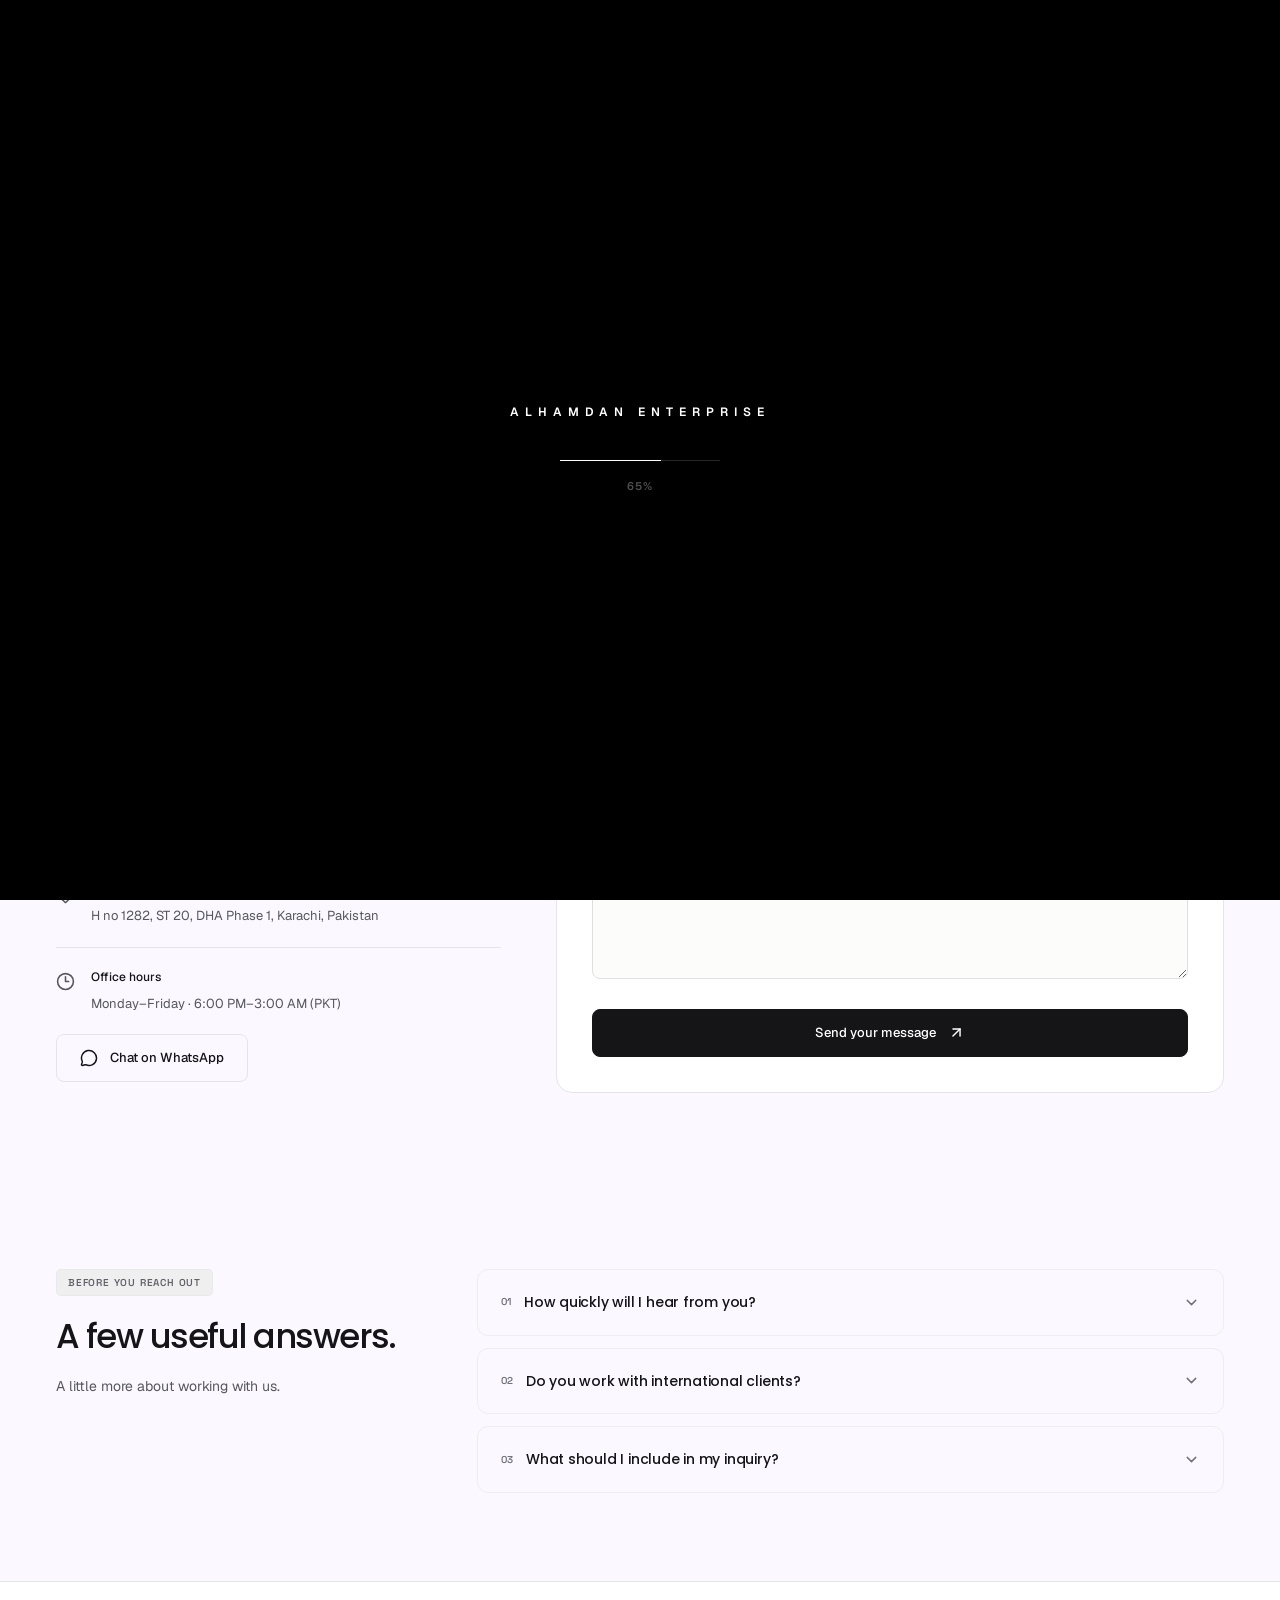
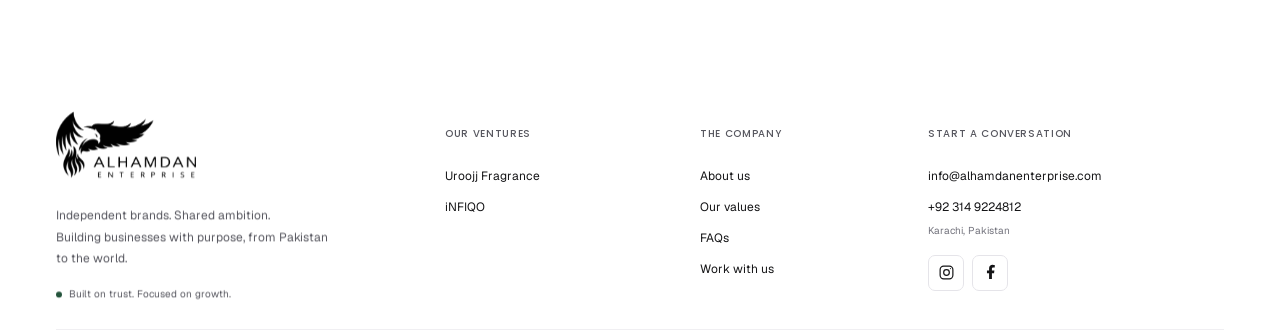
<file: contact/index.html>
<!DOCTYPE html><!--s7Zh6wl9Gd9EOBVdXYlwx--><html lang="en" class="__variable_ee70ed __variable_9696fd __variable_d8d672"><head><meta charSet="utf-8"/><meta name="viewport" content="width=device-width, initial-scale=1"/><link rel="preload" as="image" href="/assets/alhamdan-logo-updated.png"/><link rel="stylesheet" href="/_next/static/css/6a7265d840abbaf7.css" data-precedence="next"/><link rel="preload" as="script" fetchPriority="low" href="/_next/static/chunks/webpack-26a8fb610ef2f9ef.js"/><script src="/_next/static/chunks/4bd1b696-c023c6e3521b1417.js" async=""></script><script src="/_next/static/chunks/255-1f92380adbc6ec99.js" async=""></script><script src="/_next/static/chunks/main-app-340b72ecb458b19f.js" async=""></script><script src="/_next/static/chunks/151-4683061931f75a38.js" async=""></script><script src="/_next/static/chunks/897-ea08e8b26587d714.js" async=""></script><script src="/_next/static/chunks/349-f738605e2da3f10a.js" async=""></script><script src="/_next/static/chunks/app/layout-524058b5f3da9f5e.js" async=""></script><script src="/_next/static/chunks/app/contact/page-e9cbfefe4f3e5392.js" async=""></script><title>Contact Us | Al Hamdan Enterprises</title><meta name="description" content="Start a conversation with Al Hamdan Enterprises. Get in touch about Uroojj Fragrance, iNFIQO, or a new partnership."/><meta name="author" content="Al Hamdan Enterprises"/><meta name="robots" content="index, follow"/><link rel="canonical" href="https://alhamdanenterprise.com/contact/"/><meta property="og:title" content="Al Hamdan Enterprises"/><meta property="og:description" content="Independent brands. Shared ambition. Discover Uroojj Fragrance and iNFIQO."/><meta property="og:url" content="https://alhamdanenterprise.com/"/><meta property="og:site_name" content="Al Hamdan Enterprises"/><meta property="og:locale" content="en_PK"/><meta property="og:image" content="https://alhamdanenterprise.com/assets/enterprise-workspace.webp"/><meta property="og:image:width" content="1200"/><meta property="og:image:height" content="1000"/><meta property="og:image:alt" content="Al Hamdan Enterprises — building what comes next"/><meta property="og:type" content="website"/><meta name="twitter:card" content="summary_large_image"/><meta name="twitter:title" content="Al Hamdan Enterprises"/><meta name="twitter:description" content="Independent brands. Shared ambition. Discover Uroojj Fragrance and iNFIQO."/><meta name="twitter:image" content="https://alhamdanenterprise.com/assets/enterprise-workspace.webp"/><link rel="icon" href="/favicon.ico"/><link rel="apple-touch-icon" href="/favicon-32x32.png"/><script src="/_next/static/chunks/polyfills-42372ed130431b0a.js" noModule=""></script></head><body><div hidden=""><!--$--><!--/$--></div><a href="#main-content" class="skip-link">Skip to content</a><header class="site-header "><div class="container header-inner"><a class="brand-logo" aria-label="Al Hamdan Enterprises home" href="/"><img class="brand-logo-image" src="/assets/alhamdan-logo-updated.png" width="1543" height="730" alt=""/></a><nav class="header-nav " id="main-navigation" aria-label="Primary navigation"><div class="header-nav-links"><a href="/#brands">Projects</a><a href="/about/">About</a></div><a class="header-contact" href="/contact/">Contact Us</a></nav><button class="menu-toggle" type="button" aria-label="Open menu" aria-expanded="false" aria-controls="main-navigation"><span class="menu-toggle-lines " aria-hidden="true"><span></span><span></span><span></span></span></button></div></header><main id="main-content"><div class="contact-page-intro"><section class="page-intro"><div class="container page-intro-grid"><div class=""><nav class="breadcrumb" aria-label="Breadcrumb"><a href="/">Home</a><span>/</span><span aria-current="page">Contact us</span></nav><span class="eyebrow">Contact us</span><h1>A good conversation is a great beginning.</h1><p class="intro-copy">A project to explore. A question to ask. A partnership to build. Tell us where you want to go, and let’s find a way forward.</p></div></div></section></div><section class="inquiry-section" aria-label="Contact information and inquiry form"><div class="container inquiry-grid"><div class="contact-info"><span class="eyebrow">Direct connections</span><h2>Let’s get in touch.</h2><p>Reach the team in Karachi, or connect with us from wherever you are in the world.</p><dl class="contact-details"><div class="contact-detail"><svg xmlns="http://www.w3.org/2000/svg" width="19" height="19" viewBox="0 0 24 24" fill="none" stroke="currentColor" stroke-width="2" stroke-linecap="round" stroke-linejoin="round" class="lucide lucide-mail" aria-hidden="true"><path d="m22 7-8.991 5.727a2 2 0 0 1-2.009 0L2 7"></path><rect x="2" y="4" width="20" height="16" rx="2"></rect></svg><div><dt>Email us</dt><dd><a href="mailto:info@alhamdanenterprise.com">info@alhamdanenterprise.com</a></dd></div></div><div class="contact-detail"><svg xmlns="http://www.w3.org/2000/svg" width="19" height="19" viewBox="0 0 24 24" fill="none" stroke="currentColor" stroke-width="2" stroke-linecap="round" stroke-linejoin="round" class="lucide lucide-phone" aria-hidden="true"><path d="M13.832 16.568a1 1 0 0 0 1.213-.303l.355-.465A2 2 0 0 1 17 15h3a2 2 0 0 1 2 2v3a2 2 0 0 1-2 2A18 18 0 0 1 2 4a2 2 0 0 1 2-2h3a2 2 0 0 1 2 2v3a2 2 0 0 1-.8 1.6l-.468.351a1 1 0 0 0-.292 1.233 14 14 0 0 0 6.392 6.384"></path></svg><div><dt>Call or message</dt><dd><a href="tel:+923149224812">+92 314 9224812</a></dd></div></div><div class="contact-detail"><svg xmlns="http://www.w3.org/2000/svg" width="19" height="19" viewBox="0 0 24 24" fill="none" stroke="currentColor" stroke-width="2" stroke-linecap="round" stroke-linejoin="round" class="lucide lucide-map-pin" aria-hidden="true"><path d="M20 10c0 4.993-5.539 10.193-7.399 11.799a1 1 0 0 1-1.202 0C9.539 20.193 4 14.993 4 10a8 8 0 0 1 16 0"></path><circle cx="12" cy="10" r="3"></circle></svg><div><dt>Our office</dt><dd>H no 1282, ST 20, DHA Phase 1, Karachi, Pakistan</dd></div></div><div class="contact-detail"><svg xmlns="http://www.w3.org/2000/svg" width="19" height="19" viewBox="0 0 24 24" fill="none" stroke="currentColor" stroke-width="2" stroke-linecap="round" stroke-linejoin="round" class="lucide lucide-clock3 lucide-clock-3" aria-hidden="true"><circle cx="12" cy="12" r="10"></circle><path d="M12 6v6h4"></path></svg><div><dt>Office hours</dt><dd>Monday–Friday · 6:00 PM–3:00 AM (PKT)</dd></div></div></dl><a class="button button-outline" href="https://wa.me/923149224812" target="_blank" rel="noopener noreferrer"><svg xmlns="http://www.w3.org/2000/svg" width="18" height="18" viewBox="0 0 24 24" fill="none" stroke="currentColor" stroke-width="2" stroke-linecap="round" stroke-linejoin="round" class="lucide lucide-message-circle" aria-hidden="true"><path d="M2.992 16.342a2 2 0 0 1 .094 1.167l-1.065 3.29a1 1 0 0 0 1.236 1.168l3.413-.998a2 2 0 0 1 1.099.092 10 10 0 1 0-4.777-4.719"></path></svg>Chat on WhatsApp</a></div><div class=""><form class="contact-form" aria-label="Business inquiry" aria-busy="false"><h2>Tell us what you have in mind.</h2><p>Share a few details. We’ll connect you with the right team.</p><div class="honeypot" aria-hidden="true"><label for="company-website">Company website</label><input id="company-website" tabindex="-1" autoComplete="off" name="companyWebsite" value=""/></div><div class="form-grid"><div class="form-field"><label for="contact-name">Full name</label><input id="contact-name" autoComplete="name" placeholder="Your full name" required="" maxLength="100" name="name" value=""/></div><div class="form-field"><label for="contact-email">Email address</label><input id="contact-email" type="email" autoComplete="email" placeholder="you@company.com" required="" maxLength="254" name="email" value=""/></div><div class="form-field"><label for="contact-phone">Phone number <span class="optional">(optional)</span></label><input id="contact-phone" type="tel" autoComplete="tel" placeholder="+92 ..." maxLength="30" name="phone" value=""/></div><div class="form-field"><label for="contact-service">I’m interested in</label><select id="contact-service" name="service" required=""><option value="" disabled="" selected="">Select an option</option><option>General Business Inquiry</option><option>Uroojj Fragrance</option><option>iNFIQO — Software Services</option><option>Partnership / Collaboration</option><option>Other</option></select></div><div class="form-field full-width"><label for="contact-message">Your message</label><textarea id="contact-message" name="message" placeholder="A little about your project, goals, or idea..." required="" maxLength="5000"></textarea></div></div><button type="submit" class="button">Send your message <svg xmlns="http://www.w3.org/2000/svg" width="17" height="17" viewBox="0 0 24 24" fill="none" stroke="currentColor" stroke-width="2" stroke-linecap="round" stroke-linejoin="round" class="lucide lucide-arrow-up-right" aria-hidden="true"><path d="M7 7h10v10"></path><path d="M7 17 17 7"></path></svg></button><div tabindex="-1" aria-live="polite" aria-atomic="true"></div></form></div></div></section><section class="section contact-faq-section"><div class="container editorial-grid"><div class="section-sidebar"><span class="eyebrow">Before you reach out</span><h2>A few useful answers.</h2><p>A little more about working with us.</p></div><div class=""><div class="accordion"><div class="accordion-item "><h3><button id="_R_1dbsnpb_-trigger-0" aria-expanded="false" aria-controls="_R_1dbsnpb_-panel-0"><span class="accordion-number">01</span><span>How quickly will I hear from you?</span><svg xmlns="http://www.w3.org/2000/svg" width="17" height="17" viewBox="0 0 24 24" fill="none" stroke="currentColor" stroke-width="2" stroke-linecap="round" stroke-linejoin="round" class="lucide lucide-chevron-down" aria-hidden="true"><path d="m6 9 6 6 6-6"></path></svg></button></h3><div class="accordion-panel" id="_R_1dbsnpb_-panel-0" role="region" aria-labelledby="_R_1dbsnpb_-trigger-0" aria-hidden="true"><div><p>We aim to respond within 24 hours on business days. Our office hours are Monday to Friday, 6:00 PM to 3:00 AM Pakistan time. WhatsApp is the quickest channel for an initial conversation.</p></div></div></div><div class="accordion-item "><h3><button id="_R_1dbsnpb_-trigger-1" aria-expanded="false" aria-controls="_R_1dbsnpb_-panel-1"><span class="accordion-number">02</span><span>Do you work with international clients?</span><svg xmlns="http://www.w3.org/2000/svg" width="17" height="17" viewBox="0 0 24 24" fill="none" stroke="currentColor" stroke-width="2" stroke-linecap="round" stroke-linejoin="round" class="lucide lucide-chevron-down" aria-hidden="true"><path d="m6 9 6 6 6-6"></path></svg></button></h3><div class="accordion-panel" id="_R_1dbsnpb_-panel-1" role="region" aria-labelledby="_R_1dbsnpb_-trigger-1" aria-hidden="true"><div><p>Yes. iNFIQO works with businesses worldwide on software, design, and digital marketing projects. Uroojj Fragrance currently serves customers in Pakistan.</p></div></div></div><div class="accordion-item "><h3><button id="_R_1dbsnpb_-trigger-2" aria-expanded="false" aria-controls="_R_1dbsnpb_-panel-2"><span class="accordion-number">03</span><span>What should I include in my inquiry?</span><svg xmlns="http://www.w3.org/2000/svg" width="17" height="17" viewBox="0 0 24 24" fill="none" stroke="currentColor" stroke-width="2" stroke-linecap="round" stroke-linejoin="round" class="lucide lucide-chevron-down" aria-hidden="true"><path d="m6 9 6 6 6-6"></path></svg></button></h3><div class="accordion-panel" id="_R_1dbsnpb_-panel-2" role="region" aria-labelledby="_R_1dbsnpb_-trigger-2" aria-hidden="true"><div><p>A short introduction, the service or brand you are interested in, and any goals, timelines, or requirements will help us connect you with the right team.</p></div></div></div></div></div></div></section></main><!--$--><!--/$--><footer class="site-footer"><div class="container"><div class="footer-grid"><div class="footer-about footer-scroll-item" style="transform:translateY(84px)"><a class="brand-logo" aria-label="Al Hamdan Enterprises home" href="/"><img class="brand-logo-image" src="/assets/alhamdan-logo-updated.png" width="1543" height="730" alt=""/></a><p>Independent brands. Shared ambition.<br/>Building businesses with purpose, from Pakistan to the world.</p><span class="footer-status"><span class="status-dot"></span>Built on trust. Focused on growth.</span></div><div class="footer-scroll-item" style="transform:translateY(84px)"><h2>Our ventures</h2><a href="https://uroojj.com" target="_blank" rel="noopener noreferrer">Uroojj Fragrance</a><a href="https://infiqo.com" target="_blank" rel="noopener noreferrer">iNFIQO</a></div><div class="footer-scroll-item" style="transform:translateY(84px)"><h2>The company</h2><a href="/about/">About us</a><a href="/#values">Our values</a><a href="/#faq">FAQs</a><a href="/contact/">Work with us</a></div><div class="footer-contact footer-scroll-item" style="transform:translateY(84px)"><h2>Start a conversation</h2><a class="footer-email" href="mailto:info@alhamdanenterprise.com">info@alhamdanenterprise.com</a><a href="tel:+923149224812">+92 314 9224812</a><span class="footer-detail">Karachi, Pakistan</span><div class="social-links"><a href="https://www.instagram.com/alhamdanenterprise" target="_blank" rel="noopener noreferrer" aria-label="Al Hamdan on Instagram"><svg width="17" height="17" viewBox="0 0 24 24" fill="none" stroke="currentColor" stroke-width="1.7" aria-hidden="true"><rect x="3" y="3" width="18" height="18" rx="5"></rect><circle cx="12" cy="12" r="4"></circle><circle cx="17.5" cy="6.5" r=".8" fill="currentColor" stroke="none"></circle></svg></a><a href="https://www.facebook.com/share/1EFM4PnnXB/" target="_blank" rel="noopener noreferrer" aria-label="Al Hamdan on Facebook"><svg width="17" height="17" viewBox="0 0 24 24" fill="currentColor" aria-hidden="true"><path d="M14 21v-8h3l.5-4H14V7c0-1.1.3-2 2-2h2V1.5A24 24 0 0 0 15 1c-3 0-5 1.8-5 5v3H7v4h3v8z"></path></svg></a></div></div></div><div class="footer-bottom footer-scroll-item" style="transform:translateY(58px)"><p>© <!-- -->2026<!-- --> <!-- -->Al Hamdan Enterprises<!-- -->. All rights reserved.</p><span>Thoughtfully built. Purposefully grown.</span></div></div></footer><div class="floating-actions"><button class="floating-button back-top " aria-label="Back to top" tabindex="-1"><svg xmlns="http://www.w3.org/2000/svg" width="19" height="19" viewBox="0 0 24 24" fill="none" stroke="currentColor" stroke-width="2" stroke-linecap="round" stroke-linejoin="round" class="lucide lucide-arrow-up" aria-hidden="true"><path d="m5 12 7-7 7 7"></path><path d="M12 19V5"></path></svg></button><a class="floating-button whatsapp-button" href="https://wa.me/923149224812" target="_blank" rel="noopener noreferrer" aria-label="Chat with Al Hamdan on WhatsApp"><svg xmlns="http://www.w3.org/2000/svg" width="21" height="21" viewBox="0 0 24 24" fill="none" stroke="currentColor" stroke-width="2" stroke-linecap="round" stroke-linejoin="round" class="lucide lucide-message-circle" aria-hidden="true"><path d="M2.992 16.342a2 2 0 0 1 .094 1.167l-1.065 3.29a1 1 0 0 0 1.236 1.168l3.413-.998a2 2 0 0 1 1.099.092 10 10 0 1 0-4.777-4.719"></path></svg></a></div><script src="/_next/static/chunks/webpack-26a8fb610ef2f9ef.js" id="_R_" async=""></script><script>(self.__next_f=self.__next_f||[]).push([0])</script><script>self.__next_f.push([1,"1:\"$Sreact.fragment\"\n2:I[5164,[\"151\",\"static/chunks/151-4683061931f75a38.js\",\"897\",\"static/chunks/897-ea08e8b26587d714.js\",\"349\",\"static/chunks/349-f738605e2da3f10a.js\",\"177\",\"static/chunks/app/layout-524058b5f3da9f5e.js\"],\"default\"]\n3:I[3464,[\"151\",\"static/chunks/151-4683061931f75a38.js\",\"897\",\"static/chunks/897-ea08e8b26587d714.js\",\"349\",\"static/chunks/349-f738605e2da3f10a.js\",\"177\",\"static/chunks/app/layout-524058b5f3da9f5e.js\"],\"default\"]\n4:I[9766,[],\"\"]\n5:I[8924,[],\"\"]\n6:I[2619,[\"151\",\"static/chunks/151-4683061931f75a38.js\",\"977\",\"static/chunks/app/contact/page-e9cbfefe4f3e5392.js\"],\"\"]\n7:I[45,[\"151\",\"static/chunks/151-4683061931f75a38.js\",\"977\",\"static/chunks/app/contact/page-e9cbfefe4f3e5392.js\"],\"default\"]\n8:I[8743,[\"151\",\"static/chunks/151-4683061931f75a38.js\",\"897\",\"static/chunks/897-ea08e8b26587d714.js\",\"349\",\"static/chunks/349-f738605e2da3f10a.js\",\"177\",\"static/chunks/app/layout-524058b5f3da9f5e.js\"],\"default\"]\n9:I[6675,[\"151\",\"static/chunks/151-4683061931f75a38.js\",\"897\",\"static/chunks/897-ea08e8b26587d714.js\",\"349\",\"static/chunks/349-f738605e2da3f10a.js\",\"177\",\"static/chunks/app/layout-524058b5f3da9f5e.js\"],\"default\"]\na:I[773,[\"151\",\"static/chunks/151-4683061931f75a38.js\",\"977\",\"static/chunks/app/contact/page-e9cbfefe4f3e5392.js\"],\"default\"]\n13:I[7150,[],\"\"]\n:HL[\"/_next/static/css/6a7265d840abbaf7.css\",\"style\"]\n"])</script><script>self.__next_f.push([1,"0:{\"P\":null,\"b\":\"s7Zh6wl9Gd9EOBVdXYlwx\",\"p\":\"\",\"c\":[\"\",\"contact\",\"\"],\"i\":false,\"f\":[[[\"\",{\"children\":[\"contact\",{\"children\":[\"__PAGE__\",{}]}]},\"$undefined\",\"$undefined\",true],[\"\",[\"$\",\"$1\",\"c\",{\"children\":[[[\"$\",\"link\",\"0\",{\"rel\":\"stylesheet\",\"href\":\"/_next/static/css/6a7265d840abbaf7.css\",\"precedence\":\"next\",\"crossOrigin\":\"$undefined\",\"nonce\":\"$undefined\"}]],[\"$\",\"html\",null,{\"lang\":\"en\",\"className\":\"__variable_ee70ed __variable_9696fd __variable_d8d672\",\"children\":[\"$\",\"body\",null,{\"children\":[[\"$\",\"$L2\",null,{}],[\"$\",\"a\",null,{\"href\":\"#main-content\",\"className\":\"skip-link\",\"children\":\"Skip to content\"}],[\"$\",\"$L3\",null,{}],[\"$\",\"$L4\",null,{\"parallelRouterKey\":\"children\",\"error\":\"$undefined\",\"errorStyles\":\"$undefined\",\"errorScripts\":\"$undefined\",\"template\":[\"$\",\"$L5\",null,{}],\"templateStyles\":\"$undefined\",\"templateScripts\":\"$undefined\",\"notFound\":[[\"$\",\"main\",null,{\"id\":\"main-content\",\"className\":\"not-found-shell\",\"children\":[\"$\",\"div\",null,{\"className\":\"not-found-empty\",\"children\":[[\"$\",\"div\",null,{\"className\":\"not-found-header\",\"children\":[[\"$\",\"h1\",null,{\"className\":\"not-found-title\",\"children\":\"404\"}],[\"$\",\"p\",null,{\"className\":\"not-found-description\",\"children\":[\"The page you're looking for might have been \",[\"$\",\"br\",null,{\"className\":\"not-found-break\"}],\"moved or doesn't exist.\"]}]]}],[\"$\",\"div\",null,{\"className\":\"not-found-actions\",\"children\":[[\"$\",\"$L6\",null,{\"href\":\"/\",\"className\":\"button\",\"children\":[[\"$\",\"$L7\",null,{\"ref\":\"$undefined\",\"iconNode\":[[\"path\",{\"d\":\"M15 21v-8a1 1 0 0 0-1-1h-4a1 1 0 0 0-1 1v8\",\"key\":\"5wwlr5\"}],[\"path\",{\"d\":\"M3 10a2 2 0 0 1 .709-1.528l7-6a2 2 0 0 1 2.582 0l7 6A2 2 0 0 1 21 10v9a2 2 0 0 1-2 2H5a2 2 0 0 1-2-2z\",\"key\":\"r6nss1\"}]],\"className\":\"lucide-house\",\"size\":16,\"aria-hidden\":\"true\"}],\"Go Home\"]}],[\"$\",\"$L6\",null,{\"href\":\"/#brands\",\"className\":\"button button-outline\",\"children\":[[\"$\",\"$L7\",null,{\"ref\":\"$undefined\",\"iconNode\":[[\"circle\",{\"cx\":\"12\",\"cy\":\"12\",\"r\":\"10\",\"key\":\"1mglay\"}],[\"path\",{\"d\":\"m16.24 7.76-1.804 5.411a2 2 0 0 1-1.265 1.265L7.76 16.24l1.804-5.411a2 2 0 0 1 1.265-1.265z\",\"key\":\"9ktpf1\"}]],\"className\":\"lucide-compass\",\"size\":16,\"aria-hidden\":\"true\"}],\"Explore\"]}]]}]]}]}],[]],\"forbidden\":\"$undefined\",\"unauthorized\":\"$undefined\"}],[\"$\",\"$L8\",null,{}],[\"$\",\"$L9\",null,{}]]}]}]]}],{\"children\":[\"contact\",[\"$\",\"$1\",\"c\",{\"children\":[null,[\"$\",\"$L4\",null,{\"parallelRouterKey\":\"children\",\"error\":\"$undefined\",\"errorStyles\":\"$undefined\",\"errorScripts\":\"$undefined\",\"template\":[\"$\",\"$L5\",null,{}],\"templateStyles\":\"$undefined\",\"templateScripts\":\"$undefined\",\"notFound\":\"$undefined\",\"forbidden\":\"$undefined\",\"unauthorized\":\"$undefined\"}]]}],{\"children\":[\"__PAGE__\",[\"$\",\"$1\",\"c\",{\"children\":[[\"$\",\"main\",null,{\"id\":\"main-content\",\"children\":[[\"$\",\"div\",null,{\"className\":\"contact-page-intro\",\"children\":[\"$\",\"section\",null,{\"className\":\"page-intro\",\"children\":[\"$\",\"div\",null,{\"className\":\"container page-intro-grid\",\"children\":[[\"$\",\"$La\",null,{\"children\":[[[\"$\",\"nav\",null,{\"className\":\"breadcrumb\",\"aria-label\":\"Breadcrumb\",\"children\":[[\"$\",\"$L6\",null,{\"href\":\"/\",\"children\":\"Home\"}],[\"$\",\"span\",null,{\"children\":\"/\"}],[\"$\",\"span\",null,{\"aria-current\":\"page\",\"children\":\"Contact us\"}]]}],[\"$\",\"span\",null,{\"className\":\"eyebrow\",\"children\":\"Contact us\"}]],[\"$\",\"h1\",null,{\"children\":\"A good conversation is a great beginning.\"}],[\"$\",\"p\",null,{\"className\":\"intro-copy\",\"children\":\"A project to explore. A question to ask. A partnership to build. Tell us where you want to go, and let’s find a way forward.\"}],\"$undefined\",false]}],\"$undefined\"]}]}]}],[\"$\",\"section\",null,{\"className\":\"inquiry-section\",\"aria-label\":\"Contact information and inquiry form\",\"children\":[\"$\",\"div\",null,{\"className\":\"container inquiry-grid\",\"children\":[[\"$\",\"$La\",null,{\"className\":\"contact-info\",\"children\":[[\"$\",\"span\",null,{\"className\":\"eyebrow\",\"children\":\"Direct connections\"}],[\"$\",\"h2\",null,{\"children\":\"Let’s get in touch.\"}],[\"$\",\"p\",null,{\"children\":\"Reach the team in Karachi, or connect with us from wherever you are in the world.\"}],[\"$\",\"dl\",null,{\"className\":\"contact-details\",\"children\":[[\"$\",\"div\",null,{\"className\":\"contact-detail\",\"children\":[[\"$\",\"$L7\",null,{\"ref\":\"$undefined\",\"iconNode\":[[\"path\",{\"d\":\"m22 7-8.991 5.727a2 2 0 0 1-2.009 0L2 7\",\"key\":\"132q7q\"}],[\"rect\",{\"x\":\"2\",\"y\":\"4\",\"width\":\"20\",\"height\":\"16\",\"rx\":\"2\",\"key\":\"izxlao\"}]],\"className\":\"lucide-mail\",\"size\":19}],[\"$\",\"div\",null,{\"children\":[[\"$\",\"dt\",null,{\"children\":\"Email us\"}],[\"$\",\"dd\",null,{\"children\":[\"$\",\"a\",null,{\"href\":\"mailto:info@alhamdanenterprise.com\",\"children\":\"info@alhamdanenterprise.com\"}]}]]}]]}],[\"$\",\"div\",null,{\"className\":\"contact-detail\",\"children\":[[\"$\",\"$L7\",null,{\"ref\":\"$undefined\",\"iconNode\":[[\"path\",{\"d\":\"M13.832 16.568a1 1 0 0 0 1.213-.303l.355-.465A2 2 0 0 1 17 15h3a2 2 0 0 1 2 2v3a2 2 0 0 1-2 2A18 18 0 0 1 2 4a2 2 0 0 1 2-2h3a2 2 0 0 1 2 2v3a2 2 0 0 1-.8 1.6l-.468.351a1 1 0 0 0-.292 1.233 14 14 0 0 0 6.392 6.384\",\"key\":\"9njp5v\"}]],\"className\":\"lucide-phone\",\"size\":19}],[\"$\",\"div\",null,{\"children\":[[\"$\",\"dt\",null,{\"children\":\"Call or message\"}],\"$Lb\"]}]]}],\"$Lc\",\"$Ld\"]}],\"$Le\"]}],\"$Lf\"]}]}],\"$L10\"]}],null,\"$L11\"]}],{},null,false]},null,false]},null,false],\"$L12\",false]],\"m\":\"$undefined\",\"G\":[\"$13\",[]],\"s\":false,\"S\":true}\n"])</script><script>self.__next_f.push([1,"14:I[9334,[\"151\",\"static/chunks/151-4683061931f75a38.js\",\"977\",\"static/chunks/app/contact/page-e9cbfefe4f3e5392.js\"],\"default\"]\n15:I[9899,[\"151\",\"static/chunks/151-4683061931f75a38.js\",\"977\",\"static/chunks/app/contact/page-e9cbfefe4f3e5392.js\"],\"default\"]\n16:I[4431,[],\"OutletBoundary\"]\n18:I[5278,[],\"AsyncMetadataOutlet\"]\n1a:I[4431,[],\"ViewportBoundary\"]\n1c:I[4431,[],\"MetadataBoundary\"]\n1d:\"$Sreact.suspense\"\nb:[\"$\",\"dd\",null,{\"children\":[\"$\",\"a\",null,{\"href\":\"tel:+923149224812\",\"children\":\"+92 314 9224812\"}]}]\nc:[\"$\",\"div\",null,{\"className\":\"contact-detail\",\"children\":[[\"$\",\"$L7\",null,{\"ref\":\"$undefined\",\"iconNode\":[[\"path\",{\"d\":\"M20 10c0 4.993-5.539 10.193-7.399 11.799a1 1 0 0 1-1.202 0C9.539 20.193 4 14.993 4 10a8 8 0 0 1 16 0\",\"key\":\"1r0f0z\"}],[\"circle\",{\"cx\":\"12\",\"cy\":\"10\",\"r\":\"3\",\"key\":\"ilqhr7\"}]],\"className\":\"lucide-map-pin\",\"size\":19}],[\"$\",\"div\",null,{\"children\":[[\"$\",\"dt\",null,{\"children\":\"Our office\"}],[\"$\",\"dd\",null,{\"children\":\"H no 1282, ST 20, DHA Phase 1, Karachi, Pakistan\"}]]}]]}]\nd:[\"$\",\"div\",null,{\"className\":\"contact-detail\",\"children\":[[\"$\",\"$L7\",null,{\"ref\":\"$undefined\",\"iconNode\":[[\"circle\",{\"cx\":\"12\",\"cy\":\"12\",\"r\":\"10\",\"key\":\"1mglay\"}],[\"path\",{\"d\":\"M12 6v6h4\",\"key\":\"135r8i\"}]],\"className\":\"lucide-clock3 lucide-clock-3\",\"size\":19}],[\"$\",\"div\",null,{\"children\":[[\"$\",\"dt\",null,{\"children\":\"Office hours\"}],[\"$\",\"dd\",null,{\"children\":\"Monday–Friday · 6:00 PM–3:00 AM (PKT)\"}]]}]]}]\ne:[\"$\",\"a\",null,{\"className\":\"button button-outline\",\"href\":\"https://wa.me/923149224812\",\"target\":\"_blank\",\"rel\":\"noopener noreferrer\",\"children\":[[\"$\",\"$L7\",null,{\"ref\":\"$undefined\",\"iconNode\":[[\"path\",{\"d\":\"M2.992 16.342a2 2 0 0 1 .094 1.167l-1.065 3.29a1 1 0 0 0 1.236 1.168l3.413-.998a2 2 0 0 1 1.099.092 10 10 0 1 0-4.777-4.719\",\"key\":\"1sd12s\"}]],\"className\":\"lucide-message-circle\",\"size\":18}],\"Chat on WhatsApp\"]}]\nf:[\"$\",\"$La\",null,{\"children\":[\"$\",\"$L14\",null,{}]}]\n"])</script><script>self.__next_f.push([1,"10:[\"$\",\"section\",null,{\"className\":\"section contact-faq-section\",\"children\":[\"$\",\"div\",null,{\"className\":\"container editorial-grid\",\"children\":[[\"$\",\"$La\",null,{\"className\":\"section-sidebar\",\"children\":[[\"$\",\"span\",null,{\"className\":\"eyebrow\",\"children\":\"Before you reach out\"}],[\"$\",\"h2\",null,{\"children\":\"A few useful answers.\"}],[\"$\",\"p\",null,{\"children\":\"A little more about working with us.\"}]]}],[\"$\",\"$La\",null,{\"children\":[\"$\",\"$L15\",null,{\"items\":[{\"question\":\"How quickly will I hear from you?\",\"answer\":\"We aim to respond within 24 hours on business days. Our office hours are Monday to Friday, 6:00 PM to 3:00 AM Pakistan time. WhatsApp is the quickest channel for an initial conversation.\"},{\"question\":\"Do you work with international clients?\",\"answer\":\"Yes. iNFIQO works with businesses worldwide on software, design, and digital marketing projects. Uroojj Fragrance currently serves customers in Pakistan.\"},{\"question\":\"What should I include in my inquiry?\",\"answer\":\"A short introduction, the service or brand you are interested in, and any goals, timelines, or requirements will help us connect you with the right team.\"}]}]}]]}]}]\n"])</script><script>self.__next_f.push([1,"11:[\"$\",\"$L16\",null,{\"children\":[\"$L17\",[\"$\",\"$L18\",null,{\"promise\":\"$@19\"}]]}]\n12:[\"$\",\"$1\",\"h\",{\"children\":[null,[[\"$\",\"$L1a\",null,{\"children\":\"$L1b\"}],null],[\"$\",\"$L1c\",null,{\"children\":[\"$\",\"div\",null,{\"hidden\":true,\"children\":[\"$\",\"$1d\",null,{\"fallback\":null,\"children\":\"$L1e\"}]}]}]]}]\n"])</script><script>self.__next_f.push([1,"1b:[[\"$\",\"meta\",\"0\",{\"charSet\":\"utf-8\"}],[\"$\",\"meta\",\"1\",{\"name\":\"viewport\",\"content\":\"width=device-width, initial-scale=1\"}]]\n17:null\n"])</script><script>self.__next_f.push([1,"1f:I[622,[],\"IconMark\"]\n"])</script><script>self.__next_f.push([1,"19:{\"metadata\":[[\"$\",\"title\",\"0\",{\"children\":\"Contact Us | Al Hamdan Enterprises\"}],[\"$\",\"meta\",\"1\",{\"name\":\"description\",\"content\":\"Start a conversation with Al Hamdan Enterprises. Get in touch about Uroojj Fragrance, iNFIQO, or a new partnership.\"}],[\"$\",\"meta\",\"2\",{\"name\":\"author\",\"content\":\"Al Hamdan Enterprises\"}],[\"$\",\"meta\",\"3\",{\"name\":\"robots\",\"content\":\"index, follow\"}],[\"$\",\"link\",\"4\",{\"rel\":\"canonical\",\"href\":\"https://alhamdanenterprise.com/contact/\"}],[\"$\",\"meta\",\"5\",{\"property\":\"og:title\",\"content\":\"Al Hamdan Enterprises\"}],[\"$\",\"meta\",\"6\",{\"property\":\"og:description\",\"content\":\"Independent brands. Shared ambition. Discover Uroojj Fragrance and iNFIQO.\"}],[\"$\",\"meta\",\"7\",{\"property\":\"og:url\",\"content\":\"https://alhamdanenterprise.com/\"}],[\"$\",\"meta\",\"8\",{\"property\":\"og:site_name\",\"content\":\"Al Hamdan Enterprises\"}],[\"$\",\"meta\",\"9\",{\"property\":\"og:locale\",\"content\":\"en_PK\"}],[\"$\",\"meta\",\"10\",{\"property\":\"og:image\",\"content\":\"https://alhamdanenterprise.com/assets/enterprise-workspace.webp\"}],[\"$\",\"meta\",\"11\",{\"property\":\"og:image:width\",\"content\":\"1200\"}],[\"$\",\"meta\",\"12\",{\"property\":\"og:image:height\",\"content\":\"1000\"}],[\"$\",\"meta\",\"13\",{\"property\":\"og:image:alt\",\"content\":\"Al Hamdan Enterprises — building what comes next\"}],[\"$\",\"meta\",\"14\",{\"property\":\"og:type\",\"content\":\"website\"}],[\"$\",\"meta\",\"15\",{\"name\":\"twitter:card\",\"content\":\"summary_large_image\"}],[\"$\",\"meta\",\"16\",{\"name\":\"twitter:title\",\"content\":\"Al Hamdan Enterprises\"}],[\"$\",\"meta\",\"17\",{\"name\":\"twitter:description\",\"content\":\"Independent brands. Shared ambition. Discover Uroojj Fragrance and iNFIQO.\"}],[\"$\",\"meta\",\"18\",{\"name\":\"twitter:image\",\"content\":\"https://alhamdanenterprise.com/assets/enterprise-workspace.webp\"}],[\"$\",\"link\",\"19\",{\"rel\":\"icon\",\"href\":\"/favicon.ico\"}],[\"$\",\"link\",\"20\",{\"rel\":\"apple-touch-icon\",\"href\":\"/favicon-32x32.png\"}],[\"$\",\"$L1f\",\"21\",{}]],\"error\":null,\"digest\":\"$undefined\"}\n"])</script><script>self.__next_f.push([1,"1e:\"$19:metadata\"\n"])</script></body></html>
</file>
<file: _next/static/css/6a7265d840abbaf7.css>
*,:after,:before{--tw-border-spacing-x:0;--tw-border-spacing-y:0;--tw-translate-x:0;--tw-translate-y:0;--tw-rotate:0;--tw-skew-x:0;--tw-skew-y:0;--tw-scale-x:1;--tw-scale-y:1;--tw-pan-x: ;--tw-pan-y: ;--tw-pinch-zoom: ;--tw-scroll-snap-strictness:proximity;--tw-gradient-from-position: ;--tw-gradient-via-position: ;--tw-gradient-to-position: ;--tw-ordinal: ;--tw-slashed-zero: ;--tw-numeric-figure: ;--tw-numeric-spacing: ;--tw-numeric-fraction: ;--tw-ring-inset: ;--tw-ring-offset-width:0px;--tw-ring-offset-color:#fff;--tw-ring-color:rgb(59 130 246/0.5);--tw-ring-offset-shadow:0 0 #0000;--tw-ring-shadow:0 0 #0000;--tw-shadow:0 0 #0000;--tw-shadow-colored:0 0 #0000;--tw-blur: ;--tw-brightness: ;--tw-contrast: ;--tw-grayscale: ;--tw-hue-rotate: ;--tw-invert: ;--tw-saturate: ;--tw-sepia: ;--tw-drop-shadow: ;--tw-backdrop-blur: ;--tw-backdrop-brightness: ;--tw-backdrop-contrast: ;--tw-backdrop-grayscale: ;--tw-backdrop-hue-rotate: ;--tw-backdrop-invert: ;--tw-backdrop-opacity: ;--tw-backdrop-saturate: ;--tw-backdrop-sepia: ;--tw-contain-size: ;--tw-contain-layout: ;--tw-contain-paint: ;--tw-contain-style: }::backdrop{--tw-border-spacing-x:0;--tw-border-spacing-y:0;--tw-translate-x:0;--tw-translate-y:0;--tw-rotate:0;--tw-skew-x:0;--tw-skew-y:0;--tw-scale-x:1;--tw-scale-y:1;--tw-pan-x: ;--tw-pan-y: ;--tw-pinch-zoom: ;--tw-scroll-snap-strictness:proximity;--tw-gradient-from-position: ;--tw-gradient-via-position: ;--tw-gradient-to-position: ;--tw-ordinal: ;--tw-slashed-zero: ;--tw-numeric-figure: ;--tw-numeric-spacing: ;--tw-numeric-fraction: ;--tw-ring-inset: ;--tw-ring-offset-width:0px;--tw-ring-offset-color:#fff;--tw-ring-color:rgb(59 130 246/0.5);--tw-ring-offset-shadow:0 0 #0000;--tw-ring-shadow:0 0 #0000;--tw-shadow:0 0 #0000;--tw-shadow-colored:0 0 #0000;--tw-blur: ;--tw-brightness: ;--tw-contrast: ;--tw-grayscale: ;--tw-hue-rotate: ;--tw-invert: ;--tw-saturate: ;--tw-sepia: ;--tw-drop-shadow: ;--tw-backdrop-blur: ;--tw-backdrop-brightness: ;--tw-backdrop-contrast: ;--tw-backdrop-grayscale: ;--tw-backdrop-hue-rotate: ;--tw-backdrop-invert: ;--tw-backdrop-opacity: ;--tw-backdrop-saturate: ;--tw-backdrop-sepia: ;--tw-contain-size: ;--tw-contain-layout: ;--tw-contain-paint: ;--tw-contain-style: }/*
! tailwindcss v3.4.19 | MIT License | https://tailwindcss.com
*/*,:after,:before{box-sizing:border-box;border:0 solid #e5e7eb}:after,:before{--tw-content:""}:host,html{line-height:1.5;-webkit-text-size-adjust:100%;-moz-tab-size:4;-o-tab-size:4;tab-size:4;font-family:ui-sans-serif,system-ui,sans-serif,Apple Color Emoji,Segoe UI Emoji,Segoe UI Symbol,Noto Color Emoji;font-feature-settings:normal;font-variation-settings:normal;-webkit-tap-highlight-color:transparent}body{line-height:inherit}hr{height:0;color:inherit;border-top-width:1px}abbr:where([title]){-webkit-text-decoration:underline dotted;text-decoration:underline dotted}h1,h2,h3,h4,h5,h6{font-size:inherit;font-weight:inherit}a{text-decoration:inherit}b,strong{font-weight:bolder}code,kbd,pre,samp{font-family:ui-monospace,SFMono-Regular,Menlo,Monaco,Consolas,Liberation Mono,Courier New,monospace;font-feature-settings:normal;font-variation-settings:normal;font-size:1em}small{font-size:80%}sub,sup{font-size:75%;line-height:0;position:relative;vertical-align:baseline}sub{bottom:-.25em}sup{top:-.5em}table{text-indent:0;border-color:inherit;border-collapse:collapse}button,input,optgroup,select,textarea{font-family:inherit;font-feature-settings:inherit;font-variation-settings:inherit;font-size:100%;font-weight:inherit;line-height:inherit;letter-spacing:inherit;color:inherit;margin:0;padding:0}button,select{text-transform:none}button,input:where([type=button]),input:where([type=reset]),input:where([type=submit]){-webkit-appearance:button;background-color:transparent;background-image:none}:-moz-focusring{outline:auto}:-moz-ui-invalid{box-shadow:none}progress{vertical-align:baseline}::-webkit-inner-spin-button,::-webkit-outer-spin-button{height:auto}[type=search]{-webkit-appearance:textfield;outline-offset:-2px}::-webkit-search-decoration{-webkit-appearance:none}::-webkit-file-upload-button{-webkit-appearance:button;font:inherit}summary{display:list-item}blockquote,dd,dl,figure,h1,h2,h3,h4,h5,h6,hr,p,pre{margin:0}fieldset{margin:0}fieldset,legend{padding:0}menu,ol,ul{list-style:none;margin:0;padding:0}dialog{padding:0}textarea{resize:vertical}input::-moz-placeholder,textarea::-moz-placeholder{opacity:1;color:#9ca3af}input::placeholder,textarea::placeholder{opacity:1;color:#9ca3af}[role=button],button{cursor:pointer}:disabled{cursor:default}audio,canvas,embed,iframe,img,object,svg,video{display:block;vertical-align:middle}img,video{max-width:100%;height:auto}[hidden]:where(:not([hidden=until-found])){display:none}.container{width:100%}@media (min-width:640px){.container{max-width:640px}}@media (min-width:768px){.container{max-width:768px}}@media (min-width:1024px){.container{max-width:1024px}}@media (min-width:1280px){.container{max-width:1280px}}@media (min-width:1536px){.container{max-width:1536px}}.\!visible{visibility:visible!important}.visible{visibility:visible}.fixed{position:fixed}.absolute{position:absolute}.relative{position:relative}.inset-0{inset:0}.bottom-3{bottom:.75rem}.bottom-5{bottom:1.25rem}.left-0{left:0}.left-3{left:.75rem}.left-4{left:1rem}.left-6{left:1.5rem}.right-3{right:.75rem}.right-4{right:1rem}.top-0{top:0}.top-3{top:.75rem}.top-4{top:1rem}.z-0{z-index:0}.z-\[1\]{z-index:1}.z-\[2\]{z-index:2}.z-\[9999\]{z-index:9999}.m-0{margin:0}.mx-auto{margin-left:auto;margin-right:auto}.mb-1{margin-bottom:.25rem}.mb-1\.5{margin-bottom:.375rem}.mb-10{margin-bottom:2.5rem}.mb-2{margin-bottom:.5rem}.mb-3{margin-bottom:.75rem}.mb-4{margin-bottom:1rem}.mb-5{margin-bottom:1.25rem}.mb-6{margin-bottom:1.5rem}.mb-8{margin-bottom:2rem}.mt-4{margin-top:1rem}.block{display:block}.inline{display:inline}.flex{display:flex}.inline-flex{display:inline-flex}.grid{display:grid}.hidden{display:none}.h-0\.5{height:.125rem}.h-1\.5{height:.375rem}.h-10{height:2.5rem}.h-2{height:.5rem}.h-48{height:12rem}.h-8{height:2rem}.h-9{height:2.25rem}.h-full{height:100%}.h-px{height:1px}.min-h-\[55vh\]{min-height:55vh}.w-1\.5{width:.375rem}.w-10{width:2.5rem}.w-2{width:.5rem}.w-36{width:9rem}.w-6{width:1.5rem}.w-8{width:2rem}.w-9{width:2.25rem}.w-full{width:100%}.max-w-3xl{max-width:48rem}.max-w-md{max-width:28rem}.shrink-0{flex-shrink:0}.grow{flex-grow:1}.transform{transform:translate(var(--tw-translate-x),var(--tw-translate-y)) rotate(var(--tw-rotate)) skewX(var(--tw-skew-x)) skewY(var(--tw-skew-y)) scaleX(var(--tw-scale-x)) scaleY(var(--tw-scale-y))}@keyframes spin{to{transform:rotate(1turn)}}.animate-spin{animation:spin 1s linear infinite}.cursor-default{cursor:default}.cursor-pointer{cursor:pointer}.grid-cols-1{grid-template-columns:repeat(1,minmax(0,1fr))}.grid-cols-2{grid-template-columns:repeat(2,minmax(0,1fr))}.flex-col{flex-direction:column}.flex-wrap{flex-wrap:wrap}.items-center{align-items:center}.justify-center{justify-content:center}.justify-between{justify-content:space-between}.gap-1{gap:.25rem}.gap-1\.5{gap:.375rem}.gap-10{gap:2.5rem}.gap-2{gap:.5rem}.gap-2\.5{gap:.625rem}.gap-3{gap:.75rem}.gap-4{gap:1rem}.gap-5{gap:1.25rem}.overflow-hidden{overflow:hidden}.overflow-y-auto{overflow-y:auto}.rounded-2xl{border-radius:1rem}.rounded-3xl{border-radius:1.5rem}.rounded-full{border-radius:9999px}.rounded-lg{border-radius:.5rem}.rounded-xl{border-radius:.75rem}.border{border-width:1px}.border-none{border-style:none}.border-gray-200{--tw-border-opacity:1;border-color:rgb(229 231 235/var(--tw-border-opacity,1))}.bg-\[\#080808\]{--tw-bg-opacity:1;background-color:rgb(8 8 8/var(--tw-bg-opacity,1))}.bg-\[\#0a0a0a\]{--tw-bg-opacity:1;background-color:rgb(10 10 10/var(--tw-bg-opacity,1))}.bg-\[\#f9f9f7\]{--tw-bg-opacity:1;background-color:rgb(249 249 247/var(--tw-bg-opacity,1))}.bg-black{--tw-bg-opacity:1;background-color:rgb(0 0 0/var(--tw-bg-opacity,1))}.bg-white{--tw-bg-opacity:1;background-color:rgb(255 255 255/var(--tw-bg-opacity,1))}.bg-white\/15{background-color:rgb(255 255 255/.15)}.bg-cover{background-size:cover}.bg-center{background-position:50%}.object-cover{-o-object-fit:cover;object-fit:cover}.p-10{padding:2.5rem}.p-4{padding:1rem}.p-5{padding:1.25rem}.p-6{padding:1.5rem}.px-2{padding-left:.5rem;padding-right:.5rem}.px-2\.5{padding-left:.625rem;padding-right:.625rem}.px-3{padding-left:.75rem;padding-right:.75rem}.px-4{padding-left:1rem;padding-right:1rem}.px-5{padding-left:1.25rem;padding-right:1.25rem}.px-6{padding-left:1.5rem;padding-right:1.5rem}.px-7{padding-left:1.75rem;padding-right:1.75rem}.py-1{padding-top:.25rem;padding-bottom:.25rem}.py-1\.5{padding-top:.375rem;padding-bottom:.375rem}.py-16{padding-top:4rem;padding-bottom:4rem}.py-2{padding-top:.5rem;padding-bottom:.5rem}.py-2\.5{padding-top:.625rem;padding-bottom:.625rem}.py-3{padding-top:.75rem;padding-bottom:.75rem}.py-36{padding-top:9rem;padding-bottom:9rem}.text-center{text-align:center}.text-2xl{font-size:1.5rem;line-height:2rem}.text-3xl{font-size:1.875rem;line-height:2.25rem}.text-4xl{font-size:2.25rem;line-height:2.5rem}.text-\[0\.65rem\]{font-size:.65rem}.text-\[0\.68rem\]{font-size:.68rem}.text-sm{font-size:.875rem;line-height:1.25rem}.text-xl{font-size:1.25rem;line-height:1.75rem}.text-xs{font-size:.75rem;line-height:1rem}.font-black{font-weight:900}.font-bold{font-weight:700}.uppercase{text-transform:uppercase}.leading-relaxed{line-height:1.625}.leading-tight{line-height:1.25}.tracking-\[0\.32em\]{letter-spacing:.32em}.tracking-wider{letter-spacing:.05em}.tracking-widest{letter-spacing:.1em}.text-black{--tw-text-opacity:1;color:rgb(0 0 0/var(--tw-text-opacity,1))}.text-gray-400{--tw-text-opacity:1;color:rgb(156 163 175/var(--tw-text-opacity,1))}.text-gray-500{--tw-text-opacity:1;color:rgb(107 114 128/var(--tw-text-opacity,1))}.text-gray-900{--tw-text-opacity:1;color:rgb(17 24 39/var(--tw-text-opacity,1))}.text-white{--tw-text-opacity:1;color:rgb(255 255 255/var(--tw-text-opacity,1))}.text-white\/30{color:rgb(255 255 255/.3)}.shadow-sm{--tw-shadow:0 1px 2px 0 rgb(0 0 0/0.05);--tw-shadow-colored:0 1px 2px 0 var(--tw-shadow-color);box-shadow:var(--tw-ring-offset-shadow,0 0 #0000),var(--tw-ring-shadow,0 0 #0000),var(--tw-shadow)}.blur{--tw-blur:blur(8px)}.blur,.filter{filter:var(--tw-blur) var(--tw-brightness) var(--tw-contrast) var(--tw-grayscale) var(--tw-hue-rotate) var(--tw-invert) var(--tw-saturate) var(--tw-sepia) var(--tw-drop-shadow)}.transition{transition-property:color,background-color,border-color,text-decoration-color,fill,stroke,opacity,box-shadow,transform,filter,backdrop-filter;transition-timing-function:cubic-bezier(.4,0,.2,1);transition-duration:.15s}.transition-all{transition-property:all;transition-timing-function:cubic-bezier(.4,0,.2,1);transition-duration:.15s}.transition-colors{transition-property:color,background-color,border-color,text-decoration-color,fill,stroke;transition-timing-function:cubic-bezier(.4,0,.2,1);transition-duration:.15s}.transition-opacity{transition-property:opacity;transition-timing-function:cubic-bezier(.4,0,.2,1);transition-duration:.15s}.transition-transform{transition-property:transform;transition-timing-function:cubic-bezier(.4,0,.2,1);transition-duration:.15s}.duration-300{transition-duration:.3s}.duration-500{transition-duration:.5s}:root{--site-header-height:90px;--canvas:#fbf9ff;--paper:#fff;--subtle:#f5f5f3;--ink:#151517;--body:#57575f;--muted:#72727c;--line:#e5e4e9;--green:#24543c;--warm:#936440;--ease:cubic-bezier(.22,1,.36,1);--radius:16px}*{box-sizing:border-box}html{scroll-behavior:smooth;scroll-padding-top:calc(var(--site-header-height) + 20px)}body{margin:0;background:var(--canvas);color:var(--ink);font-family:var(--font-geist),Arial,sans-serif;font-size:15px;line-height:1.65;-webkit-font-smoothing:antialiased}body:has(dialog[open]){overflow:hidden}::-moz-selection{background:#ded9ec;color:var(--ink)}::selection{background:#ded9ec;color:var(--ink)}h1,h2,h3,h4,p{margin:0}h1,h2,h3,h4,h5,h6{font-family:var(--font-poppins),Arial,sans-serif;font-weight:500}h1,h2{text-wrap:balance;letter-spacing:-.045em}h1{font-size:clamp(36px,4vw,56px);line-height:1.12}h2{font-size:clamp(28px,2.65vw,38px);line-height:1.18}h3{font-size:19px;line-height:1.35;letter-spacing:-.025em}p{color:var(--body)}a{color:inherit;text-decoration:none}button,input,select,textarea{font:inherit}button{cursor:pointer}button:disabled{cursor:wait}button{color:inherit}img{display:block;max-width:100%}svg{flex-shrink:0}a,button{-webkit-tap-highlight-color:transparent}:focus-visible{outline:2px solid var(--green);outline-offset:5px}.container{width:min(100% - 112px,1208px);margin-inline:auto}main{min-height:70vh}.section{padding-block:88px}.section-heading{max-width:680px;margin-bottom:36px}.section-heading>p{margin-top:18px;font-size:16px}.accordion-number,.brand-wordmark,.card-note,.est-badge,.eyebrow,.metrics-strip strong,.micro-label{font-family:var(--font-space),Arial,sans-serif}.eyebrow{display:inline-flex;align-items:center;max-width:100%;margin-bottom:20px;padding:5px 11px;background:#f0efef;border:1px solid rgba(0,0,0,.025);border-radius:5px;font-size:10px;font-weight:600;line-height:1.5;letter-spacing:.08em;text-transform:uppercase;color:#626269}.eyebrow-warm{color:#875936;background:#eee0d2;border-color:transparent}.eyebrow-inverse{color:#dcdddc;background:rgba(255,255,255,.09);border-color:rgba(255,255,255,.06);border-radius:30px}.micro-label{display:inline-flex;align-items:center;gap:9px;font-size:10px;line-height:1.5;letter-spacing:.07em;text-transform:uppercase;color:var(--muted)}.status-dot{display:inline-block;width:6px;height:6px;border-radius:50%;background:var(--green);flex:0 0 auto}.button-row{display:flex;flex-wrap:wrap;align-items:center;gap:22px}.button{position:relative;isolation:isolate;overflow:hidden;display:inline-flex;align-items:center;justify-content:center;gap:12px;min-height:48px;padding:13px 23px;border:1px solid var(--ink);border-radius:8px;background:var(--ink);color:#fff;font-size:13px;font-weight:500;line-height:1.5;transition:color .35s,border-color .35s,box-shadow .35s,transform .35s var(--ease)}.button:before{content:"";position:absolute;inset:0;z-index:-1;background:#365a44;transform:translateY(102%);transition:transform .5s var(--ease)}.button:focus-visible:before,.button:hover:before{transform:translateY(0)}.button:hover{transform:translateY(-2px);box-shadow:0 6px 18px #00000010;border-color:#365a44}.button svg,.text-link svg{transition:transform .35s var(--ease)}.button:hover svg,.text-link:hover svg{transform:translateX(3px)}.button-small{min-height:40px;padding:10px 17px;font-size:12px}.button-white{background:#fff;border-color:#fff;color:var(--ink);border-radius:40px}.button-white:before{background:#e2eadf}.button-ghost{background:#ffffff12;border-color:#ffffff0d;border-radius:40px;color:#fff}.button-ghost:before{background:#ffffff17}.button-outline{background:transparent;border-color:var(--line);color:var(--ink)}.button-outline:before{background:#ecebe9}.text-link{display:inline-flex;align-items:center;justify-content:flex-start;gap:10px;width:-moz-fit-content;width:fit-content;min-height:44px;font-size:13px;font-weight:500;border:0;padding:0;background:transparent;transition:color .25s}.text-link:hover{color:var(--warm)}.icon-button{display:inline-flex;align-items:center;justify-content:center;width:44px;height:44px;border:1px solid var(--line);background:#fff;border-radius:8px;transition:background .25s,color .25s}.icon-button:hover,.skip-link{background:var(--ink);color:#fff}.skip-link{position:fixed;top:10px;left:10px;padding:12px 18px;z-index:1000;transform:translateY(-150%)}.skip-link:focus{transform:translateY(0)}.not-found-shell{position:relative;display:flex;min-height:calc(100svh - var(--site-header-height));width:100%;align-items:center;justify-content:center;overflow:hidden;background:var(--canvas)}.not-found-empty{width:min(100% - 36px,640px);gap:30px;padding-block:72px;text-align:center}.not-found-empty,.not-found-header{display:flex;flex-direction:column;align-items:center}.not-found-header{width:100%}.not-found-title{margin:0;color:var(--ink);font-size:clamp(96px,12vw,128px);font-weight:700;line-height:1;letter-spacing:-.065em;-webkit-mask-image:linear-gradient(180deg,#000 20%,transparent 80%);mask-image:linear-gradient(180deg,#000 20%,transparent 80%)}.not-found-description{position:relative;margin-top:-30px;color:var(--body);font-size:16px;line-height:1.55}.not-found-actions{display:flex;flex-wrap:wrap;justify-content:center;gap:8px}.not-found-actions .button{min-width:130px;gap:8px}.site-header{position:sticky;top:0;z-index:50;padding-top:18px;background:transparent;color:var(--ink)}.header-inner{position:relative;isolation:isolate;display:grid;grid-template-columns:repeat(3,minmax(0,1fr));align-items:center;width:min(100% - 112px,1100px);min-height:72px;padding-inline:24px;gap:0;border:1px solid transparent;border-radius:16px;background:transparent;box-shadow:none;backdrop-filter:blur(0);transition:transform .5s var(--ease),background .5s ease,border-color .5s ease,box-shadow .5s ease,backdrop-filter .5s ease}.header-inner:before{content:"";position:absolute;inset:0;z-index:-1;pointer-events:none;border-radius:inherit;background:radial-gradient(ellipse at 20% -35%,#fff,transparent 54%),linear-gradient(165deg,rgba(255,255,255,.52),transparent 40%,rgba(204,210,222,.13) 78%,transparent);opacity:0;transition:opacity .5s ease}.site-header.is-scrolled .header-inner{transform:translateY(-7px) scale(.985);border-color:rgba(255,255,255,.96);background:rgba(255,255,255,.92);box-shadow:inset 0 1px 0 #fff,0 0 0 1px rgba(21,21,23,.07),0 18px 42px rgba(21,21,23,.16);backdrop-filter:blur(24px) saturate(165%)}.site-header.is-scrolled .header-inner:before{opacity:1}.brand-logo{display:inline-flex;align-items:center;flex-shrink:0;width:-moz-fit-content;width:fit-content}.brand-logo-image{display:block;width:140px;height:auto;filter:brightness(0)}.site-header .brand-logo-image{width:120px;filter:brightness(0)}.header-nav{grid-column:2/4;justify-content:flex-end;gap:34px}.header-nav,.header-nav-links{display:flex;align-items:center}.header-nav-links{gap:32px}.header-contact,.header-nav-links a{position:relative;display:inline-flex;align-items:center;min-height:44px;padding:5px 0;color:var(--ink);font-size:16px;font-weight:700;line-height:1.5;white-space:nowrap}.header-contact{justify-content:center;min-height:40px;padding:9px 20px;border-radius:8px;background:#000;color:#fff;font-size:14px;font-weight:600;transition:background .3s ease,box-shadow .3s ease,transform .3s var(--ease)}.header-contact:hover{background:#282828;box-shadow:0 6px 18px rgba(0,0,0,.18);transform:translateY(-2px)}.header-nav-links a:after{content:"";position:absolute;left:0;right:0;bottom:6px;height:1px;background:currentColor;transform:scaleX(0);transform-origin:left;transition:transform .4s var(--ease)}.header-nav-links a:focus-visible:after,.header-nav-links a:hover:after,.header-nav-links a[aria-current=page]:after{transform:scaleX(1)}.menu-toggle{display:none;align-items:center;justify-content:center;width:44px;height:44px;padding:0;border:0;background:transparent;color:var(--ink)}.menu-toggle-lines{position:relative;display:block;width:24px;height:16px}.menu-toggle-lines>span{position:absolute;left:0;width:100%;height:2px;background:currentColor;transform-origin:center;transition:top .35s var(--ease),opacity .2s ease,transform .35s var(--ease)}.menu-toggle-lines>span:first-child{top:0}.menu-toggle-lines>span:nth-child(2){top:7px}.menu-toggle-lines>span:last-child{top:14px}.menu-toggle-lines.is-open>span:first-child{top:7px;transform:rotate(45deg)}.menu-toggle-lines.is-open>span:nth-child(2){opacity:0;transform:scaleX(0)}.menu-toggle-lines.is-open>span:last-child{top:7px;transform:rotate(-45deg)}.hero{display:flex;min-height:calc(100vh - var(--site-header-height));min-height:calc(100svh - var(--site-header-height));padding-block:62px 70px}.hero,.hero-grid{align-items:center}.hero-grid{display:grid;grid-template-columns:1.24fr 1fr;gap:64px}.hero-copy h1{font-size:clamp(33px,3.35vw,48px);text-transform:uppercase;letter-spacing:-.045em;line-height:1.14}.accent-dot{color:var(--warm)}.hero-copy>p{max-width:490px;margin-top:23px;font-size:16px;line-height:1.8}.hero-copy .button-row{margin-top:30px}.hero-note{display:flex;align-items:center;gap:9px;color:var(--muted);font-size:11px;margin-top:42px}.hero-media-stage{position:relative;min-width:0}.hero-visual{position:relative;overflow:hidden;border-radius:var(--radius);aspect-ratio:1.11;background:#e8e8e7;box-shadow:0 8px 24px #1616160b}.hero-visual>img{width:100%;height:100%;-o-object-fit:cover;object-fit:cover;-o-object-position:48% center;object-position:48% center}.image-scan-card{isolation:isolate}.image-scan-card>img{transition:transform .7s ease,filter .7s ease}.image-scan-card:after,.image-scan-card:before,.image-scan-wave{content:"";position:absolute;inset:0;pointer-events:none}.image-scan-card:before{z-index:1;background:linear-gradient(128deg,rgba(61,123,255,.2),rgba(47,217,255,.08) 42%,rgba(6,40,108,.3));mix-blend-mode:multiply;transition:opacity .7s ease}.image-scan-card:after{z-index:2;background:radial-gradient(rgba(255,255,255,.65) 1px,transparent 1.6px) 0 0/18px 18px;opacity:.38;transition:opacity .7s ease}.image-scan-wave{z-index:3;background:linear-gradient(135deg,transparent 49.2%,rgba(255,255,255,.85) 49.9%,rgba(255,255,255,.85) 50.1%,transparent 50.8%) 0 0/200% 200%;-webkit-mask-image:radial-gradient(#000 1px,transparent 1.6px);mask-image:radial-gradient(#000 1px,transparent 1.6px);-webkit-mask-size:18px 18px;mask-size:18px 18px;opacity:.46;animation:hero-dot-scan 16s linear infinite}@keyframes hero-dot-scan{0%{background-position:100% 100%}to{background-position:-100% -100%}}@media (hover:hover){.image-scan-card:hover>img{transform:scale(1.03);filter:contrast(1.06)}.image-scan-card:hover:before{opacity:.72}.image-scan-card:hover:after{opacity:.56}}.hero-fact-card{position:absolute;z-index:2;display:flex;flex-direction:column;min-width:190px;padding:13px 15px;border:1px solid rgba(255,255,255,.74);border-radius:10px;background:rgba(255,255,255,.91);box-shadow:0 14px 35px rgba(21,21,23,.13);backdrop-filter:blur(13px);color:var(--ink);pointer-events:none;animation:hero-fact-float 5.4s ease-in-out infinite}.hero-fact-card-portfolio{left:-58px;top:24%}.hero-fact-card-reach{right:-44px;bottom:9%;animation-delay:-2.7s}.hero-fact-label{display:flex;align-items:center;gap:7px;margin-bottom:5px;color:var(--muted);font-family:var(--font-space),Arial,sans-serif;font-size:8px;font-weight:600;line-height:1.4;letter-spacing:.08em;text-transform:uppercase}.hero-fact-label .status-dot{width:5px;height:5px}.hero-fact-card strong{font-family:var(--font-poppins),Arial,sans-serif;font-size:14px;font-weight:500;line-height:1.35;letter-spacing:-.02em}.hero-fact-card>span:last-child{margin-top:2px;color:var(--muted);font-size:10px;line-height:1.45}@keyframes hero-fact-float{0%,to{transform:translateY(0)}50%{transform:translateY(-9px)}}.about-section{padding-top:68px;padding-bottom:96px}.about-grid{display:grid;grid-template-columns:.92fr 1.18fr;gap:80px;align-items:center}.about-visual{position:relative;border-radius:16px;overflow:hidden;aspect-ratio:1.12;background:#eee}.about-visual>img{width:100%;height:100%;-o-object-fit:cover;object-fit:cover;-o-object-position:54% center;object-position:54% center}.image-note{position:absolute;z-index:4;left:20px;bottom:20px;padding:20px 25px;min-width:205px;border-radius:10px;background:#ffffffed;backdrop-filter:blur(12px)}.image-note strong{display:block;font-size:24px;font-weight:500;line-height:1.15;letter-spacing:-.04em;margin-top:10px}.about-copy>p{margin-top:17px;font-size:14px;line-height:1.8}.about-copy>.lead{color:var(--ink);font-size:17px;line-height:1.7}.about-features{display:grid;grid-template-columns:1fr 1fr;gap:24px;margin:28px 0 18px;border-top:1px solid var(--line);padding-top:26px}.about-features>div{display:flex;align-items:flex-start;gap:12px}.about-features h3{font-size:14px;margin-bottom:6px}.about-features p{font-size:12px;line-height:1.65}.icon-tile{width:45px;height:45px;display:inline-flex;flex:0 0 auto;align-items:center;justify-content:center;border:1px solid #e8e8e340;border-radius:9px;background:#fff}.icon-tile.lavender{background:#e5e7f6;width:39px;height:39px}.fill-card{position:relative;isolation:isolate;overflow:hidden;transition:color .45s,border-color .45s,transform .45s var(--ease),box-shadow .45s}.fill-card:before{content:"";position:absolute;inset:-1px;z-index:-1;background:#1d3429;transform:translateY(102%);transition:transform .65s var(--ease);border-radius:inherit}.fill-card:focus-visible:before,.fill-card:focus-within:before{transform:translateY(0)}.fill-card:focus-visible,.fill-card:focus-within{color:#fff}.fill-card .brand-card-actions,.fill-card .card-note,.fill-card .icon-tile,.fill-card .micro-label,.fill-card p{transition:color .45s,background .45s,border-color .45s}.fill-card:focus-visible p,.fill-card:focus-within p{color:#d3dbd6}.fill-card:focus-visible .card-note,.fill-card:focus-visible .micro-label,.fill-card:focus-within .card-note,.fill-card:focus-within .micro-label{color:#c3d0c8}.fill-card:focus-visible .icon-tile{background:#ffffff15;border-color:#ffffff15}.fill-card:focus-visible .status-dot{background:#a9c1ac}@media (hover:hover){.fill-card:hover:before{transform:translateY(0)}.fill-card:hover{color:#fff;border-color:#1d3429}.fill-card:hover p{color:#d3dbd6}.fill-card:hover .card-note,.fill-card:hover .micro-label{color:#c3d0c8}.fill-card:hover .icon-tile{background:#ffffff15;border-color:#ffffff15}.fill-card:hover .status-dot{background:#a9c1ac}.fill-card:hover .brand-card-actions{border-color:#ffffff25}.fill-card:hover .external-brand-link:hover,.fill-card:hover .text-link:hover{color:#d6c6a8}}.values-section{background:#fff}.values-grid{display:grid;grid-template-columns:repeat(4,minmax(0,1fr));gap:20px}.values-grid>div{height:100%;min-width:0}.value-card{height:100%;display:flex;flex-direction:column;padding:27px 24px;border-radius:12px;background:#f7f7f5;border:1px solid transparent}.value-card>.icon-tile{margin-bottom:30px}.value-card h3{font-size:18px;margin-bottom:12px}.value-card p{font-size:13px;line-height:1.8;margin-bottom:32px}.card-note{display:flex;align-items:center;gap:8px;margin-top:auto;color:var(--muted);font-size:10px;line-height:1.5}.metrics-strip{display:grid;grid-template-columns:repeat(4,minmax(0,1fr));margin-top:36px;border-radius:10px;background:var(--subtle);padding:22px 12px;text-align:center}.metrics-strip>div+div{border-left:1px solid #deded9}.metrics-strip strong{font-size:25px;font-weight:600;letter-spacing:-.035em;display:block;line-height:1.25}.metrics-strip span{display:block;margin-top:5px;color:var(--body);font-size:11px}.editorial-grid{display:grid;grid-template-columns:1fr 2fr;gap:48px}.section-sidebar>div>p,.section-sidebar>p{margin-top:18px;font-size:14px;line-height:1.8;max-width:320px}.project-showcase-section{position:relative;overflow:clip;padding-block:120px 150px;color:var(--ink);background:var(--canvas)}.project-showcase-section:before{content:"";position:absolute;inset:0;pointer-events:none;background:none}.project-showcase-section>.container{position:relative;z-index:1}.project-showcase-heading{margin-bottom:92px;text-align:center}.project-showcase-kicker{display:block;margin-bottom:14px;color:var(--muted);font-family:var(--font-space),Arial,sans-serif;font-size:10px;font-weight:500;line-height:1.5;letter-spacing:.12em;text-transform:uppercase}.project-showcase-heading h2{color:var(--ink);font-size:clamp(34px,3.6vw,50px);font-weight:500;letter-spacing:-.025em}.project-showcase-list{display:flex;flex-direction:column;gap:132px}.project-showcase-item{display:grid;grid-template-columns:minmax(0,1.72fr) minmax(280px,.78fr);align-items:center;gap:64px}.project-showcase-item.is-reversed{grid-template-columns:minmax(280px,.78fr) minmax(0,1.72fr)}.project-showcase-item.is-reversed .project-showcase-media{order:2}.project-showcase-item.is-reversed .project-showcase-copy{order:1}.project-showcase-media{position:relative;overflow:hidden;display:block;width:100%;aspect-ratio:1.72;border:1px solid rgba(255,255,255,.08);border-radius:4px;background:#0b090b;box-shadow:0 0 105px rgba(255,255,255,.11);transform-origin:center;will-change:transform;cursor:none}.project-showcase-media img{width:100%;height:100%;-o-object-fit:cover;object-fit:cover}.project-showcase-item:first-child .project-showcase-media img{-o-object-position:center 54%;object-position:center 54%}.project-showcase-item:last-child .project-showcase-media img{-o-object-position:center;object-position:center}.project-showcase-item.is-infiqo .project-showcase-media{aspect-ratio:2;background:#fff}.project-showcase-item.is-infiqo .project-showcase-media img{-o-object-fit:contain;object-fit:contain}.project-established{position:absolute;top:18px;left:18px;z-index:4;padding:7px 11px;border:1px solid rgba(255,255,255,.2);border-radius:999px;background:rgba(10,7,10,.62);color:rgba(255,255,255,.85);backdrop-filter:blur(12px);font-family:var(--font-space),Arial,sans-serif;font-size:9px;line-height:1.4;letter-spacing:.06em}.project-showcase-item.is-infiqo .project-established{top:auto;bottom:18px}.project-open-orb{position:absolute;right:22px;bottom:22px;z-index:4;display:grid;place-items:center;width:62px;height:62px;border:1px solid rgba(255,255,255,.16);border-radius:50%;background:rgba(255,255,255,.16);color:#fff;backdrop-filter:blur(12px);opacity:.86;transition:transform .45s var(--ease),background .35s ease,opacity .35s ease}.project-showcase-copy{max-width:375px;will-change:transform}.project-category{display:block;margin-bottom:15px;color:var(--muted);font-family:var(--font-space),Arial,sans-serif;font-size:10px;font-weight:500;line-height:1.5;letter-spacing:.1em;text-transform:uppercase}.project-showcase-copy h3{margin-bottom:18px;color:var(--ink);font-size:clamp(27px,2.45vw,36px);font-weight:500;letter-spacing:-.025em}.project-showcase-copy p{color:var(--body);font-size:14px;line-height:1.8}.project-showcase-copy p+p{margin-top:18px}.project-learn-more{display:inline-flex;align-items:center;gap:8px;margin-top:27px;padding-bottom:3px;border-bottom:1px solid rgba(21,21,23,.65);color:var(--ink);font-size:14px;font-weight:500;line-height:1.5;transition:color .3s ease,border-color .3s ease}.project-learn-more svg{transition:transform .35s var(--ease)}@media (hover:hover){.project-showcase-media:hover .project-open-orb{transform:translate(5px,-5px) scale(1.06);background:rgba(255,255,255,.24);opacity:1}.project-learn-more:hover{color:var(--warm);border-color:var(--warm)}.project-learn-more:hover svg{transform:translate(3px,-3px)}}.brand-card{border:1px solid var(--line);border-radius:15px;overflow:hidden;height:100%;display:flex;flex-direction:column;background:#fff;transition:transform .5s var(--ease),box-shadow .5s}.brand-card:hover{transform:translateY(-4px);box-shadow:0 12px 30px #1515170b}.brand-image{position:relative;aspect-ratio:.94;overflow:hidden;background:#e5e4df}.brand-image>img{width:100%;height:100%;-o-object-fit:cover;object-fit:cover;transition:transform .9s var(--ease)}.brand-card:hover .brand-image>img{transform:scale(1.045)}.brand-card:first-child .brand-image>img{-o-object-position:center;object-position:center}.est-badge{position:absolute;top:17px;left:17px;background:#fffffff0;color:var(--ink);padding:5px 9px;font-size:9px;line-height:1.5;border-radius:20px;border:1px solid #00000005}.brand-image-button{position:absolute;right:16px;bottom:16px;display:grid;place-items:center;width:42px;height:42px;border:0;border-radius:50%;background:#ffffffed;color:var(--ink);transition:background .3s,transform .3s}.brand-image-button:hover{background:#fff;transform:rotate(45deg)}.brand-body{flex:1;display:flex;flex-direction:column;padding:24px 22px 18px;background:#fff;border-radius:0}.brand-body h3{margin-top:7px;margin-bottom:10px;font-size:21px}.brand-body p{font-size:12px;line-height:1.8;margin-bottom:28px}.brand-card-actions{margin-top:auto;padding-top:12px;display:flex;align-items:center;justify-content:space-between;flex-wrap:wrap;gap:4px 12px;border-top:1px solid var(--line)}.brand-card-actions .text-link{font-size:11px;gap:6px}.external-brand-link{min-height:44px;display:inline-flex;align-items:center;gap:5px;font-size:11px}.brand-dialog{padding:0;width:min(620px,calc(100% - 32px));max-height:calc(100dvh - 48px);border:0;border-radius:18px;color:var(--ink);background:#fff;box-shadow:0 24px 100px #0004}.brand-dialog::backdrop{background:#111b;backdrop-filter:blur(6px)}.brand-dialog[open]{animation:dialog-in .35s var(--ease)}.dialog-image{position:relative;height:230px;overflow:hidden}.dialog-image img{height:100%;width:100%;-o-object-fit:cover;object-fit:cover}.dialog-close{position:absolute;right:16px;top:16px;border-radius:50%}.dialog-body{padding:30px}.dialog-body>p{margin-top:16px;font-size:14px}.dialog-body h3{font-size:14px;margin-top:24px}.brand-meta{display:flex;flex-wrap:wrap;gap:8px;margin-top:20px}.brand-meta span{padding:5px 10px;border:1px solid var(--line);border-radius:5px;font-size:11px;color:var(--body)}.offering-list{display:grid;grid-template-columns:1fr 1fr;gap:10px 20px;list-style:none;padding:0;margin:15px 0 26px}.offering-list li{display:flex;gap:8px;align-items:flex-start;font-size:12px;color:var(--body)}.offering-list svg{color:var(--green);margin-top:2px}.faq-section{padding-top:48px}.accordion{display:grid;gap:12px}.accordion-item{border-radius:11px;background:#fff;border:1px solid #eeedf1;overflow:hidden;transition:border-color .3s,box-shadow .3s}.accordion-item.is-open,.accordion-item:hover{border-color:#d8d6df}.accordion-item h3{font-size:inherit}.accordion-item button{display:flex;align-items:center;gap:13px;width:100%;border:0;padding:23px;text-align:left;background:transparent;font-size:14px;font-weight:500;letter-spacing:-.015em}.accordion-item button>span:nth-child(2){flex:1}.accordion-item button>svg{color:var(--muted);transition:transform .4s var(--ease)}.accordion-item.is-open button>svg{transform:rotate(180deg)}.accordion-number{font-size:10px;color:var(--muted)}.accordion-panel{display:grid;grid-template-rows:0fr;visibility:hidden;transition:grid-template-rows .4s var(--ease),visibility .4s}.accordion-panel>div{overflow:hidden;min-height:0}.accordion-panel p{padding:0 23px 23px 51px;font-size:13px;line-height:1.85}.is-open .accordion-panel{grid-template-rows:1fr;visibility:visible}.cta-section{padding-block:72px 96px}.contact-banner{position:relative;isolation:isolate;width:min(100%,900px);margin-inline:auto;padding:48px 28px;text-align:center;color:var(--ink);background:radial-gradient(35% 80% at 25% 0,rgba(21,21,23,.08),transparent),var(--canvas);border-block:1px solid var(--line)}.cta-plus{position:absolute;z-index:3;width:24px;height:24px;color:var(--ink);background:var(--canvas)}.cta-plus-top-left{top:-12px;left:-12px}.cta-plus-top-right{top:-12px;right:-12px}.cta-plus-bottom-left{bottom:-12px;left:-12px}.cta-plus-bottom-right{right:-12px;bottom:-12px}.cta-side-line{position:absolute;top:-24px;bottom:-24px;z-index:1;width:1px;border-left:1px solid var(--line);pointer-events:none}.cta-side-line-left{left:0}.cta-side-line-right{right:0}.cta-center-line{position:absolute;top:0;bottom:0;left:50%;z-index:-1;border-left:1px dashed #d8d7dc;pointer-events:none}.cta-actions,.cta-copy{position:relative;z-index:2}.cta-copy h2{font-size:clamp(27px,2.5vw,36px);font-weight:600;letter-spacing:-.04em}.cta-copy p{max-width:590px;margin:8px auto 0;color:var(--muted);font-size:14px;line-height:1.75}.cta-actions{display:flex;flex-wrap:wrap;gap:10px;margin-top:28px}.cta-action,.cta-actions{align-items:center;justify-content:center}.cta-action{display:inline-flex;gap:8px;min-height:44px;padding:11px 18px;border:1px solid var(--ink);border-radius:8px;font-size:13px;font-weight:500;line-height:1.5;transition:transform .3s var(--ease),background .3s ease,color .3s ease,box-shadow .3s ease}.cta-action-outline{background:var(--paper);color:var(--ink)}.cta-action-solid{background:var(--ink);color:#fff}.cta-action svg{transition:transform .3s var(--ease)}@media (hover:hover){.cta-action:hover{transform:translateY(-2px);box-shadow:0 7px 18px rgba(21,21,23,.09)}.cta-action-outline:hover{background:var(--subtle)}.cta-action-solid:hover{background:#365a44;border-color:#365a44}.cta-action-solid:hover svg{transform:translateX(3px)}}.site-footer{overflow:clip;border-top:1px solid var(--line);background:#fff;padding:55px 0 24px}.footer-scroll-item{will-change:transform}.footer-grid{display:grid;grid-template-columns:1.3fr .8fr .7fr 1.1fr;gap:40px;padding-bottom:42px}.footer-about p{font-size:12px;line-height:1.8;margin-top:20px;max-width:275px}.footer-grid h2{font-family:var(--font-poppins),Arial,sans-serif;text-transform:uppercase;font-size:10px;letter-spacing:.065em;color:var(--body);line-height:1.5;margin:5px 0 20px}.footer-grid>div>a:not(.brand-logo){display:flex;align-items:center;gap:5px;width:-moz-fit-content;width:fit-content;min-height:31px;font-size:12px;transition:color .25s}.footer-grid>div>a:hover{color:var(--warm)}.footer-detail{display:block;color:var(--muted);font-size:10px;margin-bottom:12px}.footer-status{display:flex;align-items:center;gap:7px;font-size:10px;color:var(--body);margin-top:16px}.footer-email{overflow-wrap:anywhere}.social-links{display:flex;gap:8px;margin-top:15px}.social-links a{width:36px;height:36px;display:grid;place-items:center;border:1px solid var(--line);border-radius:7px;transition:color .3s,background .3s}.social-links a:hover{color:#fff;background:var(--ink)}.footer-bottom{display:flex;justify-content:space-between;gap:16px;padding-top:23px;border-top:1px solid #f0eff2;font-size:10px;color:var(--muted)}.footer-bottom p{color:inherit}.floating-actions{position:fixed;right:20px;bottom:max(20px,env(safe-area-inset-bottom));display:grid;gap:8px;z-index:40}.floating-button{display:grid;place-items:center;width:44px;height:44px;border-radius:50%;border:1px solid var(--line);background:#fff;box-shadow:0 4px 16px #0000000c;transition:transform .3s,opacity .3s,visibility .3s}.floating-button:hover{transform:translateY(-3px)}.whatsapp-button{color:#fff;background:var(--green);border-color:var(--green)}.back-top{visibility:hidden;opacity:0;transform:translateY(8px)}.back-top.is-visible{visibility:visible;opacity:1;transform:translateY(0)}.page-intro{padding-block:44px 68px}.page-intro.about-page-intro{position:relative;isolation:isolate;display:flex;align-items:center;min-height:calc(100vh - var(--site-header-height));min-height:calc(100svh - var(--site-header-height));background:var(--canvas)}.page-intro-grid{display:grid;grid-template-columns:1fr}.page-intro.has-image .page-intro-grid{grid-template-columns:1.15fr 1fr;align-items:center;gap:70px}.breadcrumb{display:flex;align-items:center;gap:12px;font-size:11px;color:var(--muted);margin-bottom:38px}.breadcrumb a:hover{color:var(--ink)}.page-intro h1{max-width:720px}.intro-copy{font-size:17px;line-height:1.8;max-width:610px}.intro-copy,.page-intro .text-link{margin-top:24px}.intro-details{display:flex;flex-wrap:wrap;gap:10px 22px;max-width:620px;margin:32px 0 0;padding:19px 0 0;border-top:1px solid var(--line);list-style:none}.intro-details li{display:inline-flex;align-items:center;gap:8px;color:var(--muted);font-size:10px;font-weight:500;letter-spacing:.06em;text-transform:uppercase}.intro-details li:before{content:"";width:5px;height:5px;border-radius:50%;background:var(--green);flex:0 0 auto}.intro-image{position:relative;border-radius:16px;overflow:hidden;height:360px}.intro-image img{width:100%;height:100%;-o-object-fit:cover;object-fit:cover}.about-page-intro .intro-image{height:460px;box-shadow:0 24px 55px rgba(21,21,23,.1)}.story-section{background:#fff}.story-grid{display:grid;grid-template-columns:1fr 1.25fr;gap:80px}.story-copy p+p{margin-top:18px}.story-copy .lead{font-size:21px;color:var(--ink);line-height:1.7;margin-bottom:20px}.purpose-grid{display:grid;grid-template-columns:1fr 1fr;gap:clamp(40px,8vw,110px);align-items:start;margin-top:74px}.purpose-statement{min-width:0}.purpose-statement-vision{margin-top:82px}.purpose-statement .micro-label{position:relative;isolation:isolate;overflow:hidden;margin-bottom:17px;padding:5px 11px;border:1px solid color-mix(in srgb,currentColor 35%,transparent);border-radius:999px;background:transparent;color:var(--warm);font-weight:600;letter-spacing:.12em}.purpose-statement .micro-label:after{content:"";position:absolute;inset:-1px;padding:1px;border-radius:inherit;background:conic-gradient(from var(--purpose-shine-angle),transparent 0 68%,currentColor 82%,#fff 86%,currentColor 90%,transparent 100%);-webkit-mask:linear-gradient(#000 0 0) content-box,linear-gradient(#000 0 0);mask:linear-gradient(#000 0 0) content-box,linear-gradient(#000 0 0);-webkit-mask-composite:xor;mask-composite:exclude;pointer-events:none;animation:purpose-border-shine 4s linear infinite}.purpose-statement-vision .micro-label{color:var(--green)}@property --purpose-shine-angle{syntax:"<angle>";initial-value:0deg;inherits:false}@keyframes purpose-border-shine{to{--purpose-shine-angle:360deg}}.purpose-statement h3{max-width:480px;margin-bottom:19px;font-size:clamp(25px,2.35vw,32px);line-height:1.28}.purpose-statement p{max-width:495px;font-size:15px;line-height:1.85}.founder-grid{display:grid;grid-template-columns:.75fr 1.25fr;gap:90px;align-items:center}.founder-image{border-radius:14px;overflow:hidden;background:#eee;aspect-ratio:4/5}.founder-image img{width:100%;height:100%;-o-object-fit:cover;object-fit:cover;filter:grayscale(1)}.founder-role{display:block;color:var(--warm);font-size:12px;margin:15px 0 23px}.founder-copy>p{font-size:14px;line-height:1.85;margin-bottom:16px}.founder-copy blockquote{margin:26px 0;border-left:2px solid #bca38b;padding:4px 0 4px 22px;font-size:20px;letter-spacing:-.025em;line-height:1.65}.founder-showcase{overflow:clip;background:var(--canvas);color:var(--ink)}.founder-showcase-intro{min-height:clamp(440px,55svh,520px);display:grid;place-items:center;padding-block:80px}.founder-showcase-title{width:min(850px,100%);margin:0;color:var(--ink);font-size:clamp(39px,4.35vw,58px);font-weight:400;line-height:1;letter-spacing:.055em}.founder-title-line{display:block;width:100%;will-change:transform}.founder-title-line-upper{text-align:left}.founder-title-line-lower{margin-top:56px;text-align:right}.founder-profile{display:grid;grid-template-columns:minmax(250px,330px) minmax(0,1fr);align-items:center;gap:clamp(48px,7vw,92px);max-width:990px;padding-bottom:128px}.founder-profile-image{position:relative;overflow:hidden;width:100%;margin:0;aspect-ratio:3/4;border-radius:12px;background:#eee;box-shadow:0 18px 45px rgba(21,21,23,.08);will-change:transform,opacity}.founder-profile-image img{width:100%;height:100%;-o-object-fit:cover;object-fit:cover;-o-object-position:center 22%;object-position:center 22%}.founder-profile-copy{max-width:560px;will-change:transform,opacity}.founder-profile-role{display:block;margin-bottom:15px;color:var(--muted);font-size:11px;font-weight:500;letter-spacing:.09em;text-transform:uppercase}.founder-profile-copy h3{max-width:520px;margin-bottom:23px;color:var(--ink);font-size:clamp(29px,3vw,42px);font-weight:500;line-height:1.14;letter-spacing:-.035em}.founder-profile-copy p{max-width:555px;color:var(--body);font-size:14px;line-height:1.8}.founder-profile-copy p+p{margin-top:15px}.founder-profile-copy blockquote{margin:24px 0 27px;padding:2px 0 2px 20px;border-left:1px solid #bca38b;color:var(--ink);font-size:17px;line-height:1.65}.founder-profile-actions{display:flex;flex-wrap:wrap;gap:16px 26px}.founder-profile-actions a{display:inline-flex;align-items:center;gap:7px;min-height:42px;padding-bottom:2px;border-bottom:1px solid rgba(21,21,23,.55);color:var(--ink);font-size:12px;font-weight:500;transition:color .3s ease,border-color .3s ease}.founder-profile-actions a svg{transition:transform .35s var(--ease)}@media (hover:hover){.founder-profile-actions a:hover{color:var(--warm);border-color:var(--warm)}.founder-profile-actions a:hover svg{transform:translate(3px,-3px)}}.brands-full{padding-top:0}.process-section{background:#fff}.process-grid{display:grid;grid-template-columns:repeat(4,minmax(0,1fr));gap:20px}.process-card{padding:28px;border:1px solid var(--line);border-radius:12px;height:100%;background:var(--subtle)}.process-card .micro-label{margin-bottom:38px}.process-card h3{margin-bottom:13px}.process-card p{font-size:13px}.testimonials-section{background:#fff}.testimonial-heading{display:flex;justify-content:space-between;align-items:flex-end;gap:25px;margin-bottom:35px}.testimonial-controls{display:flex;gap:8px;flex-shrink:0}.testimonial-grid{display:grid;grid-template-columns:1fr 1fr;gap:24px}.testimonial-card{border:1px solid var(--line);padding:32px;border-radius:13px;background:var(--canvas)}.testimonial-card>svg{color:var(--warm);margin-bottom:20px}.testimonial-card blockquote{font-size:16px;line-height:1.85;margin:0 0 25px;color:var(--body)}.testimonial-person{display:flex;gap:12px;align-items:center}.person-initials{width:38px;height:38px;display:grid;place-items:center;border-radius:50%;background:#e9e6ed;font-size:12px;color:#4f4957}.testimonial-person strong{font-weight:500;display:block;font-size:13px}.testimonial-person span:not(.person-initials){display:block;font-size:11px;color:var(--muted)}.contact-page-intro .page-intro{padding-bottom:50px}.inquiry-section{padding-bottom:88px}.inquiry-grid{display:grid;grid-template-columns:.8fr 1.2fr;gap:55px;align-items:start}.contact-info{padding-top:24px}.contact-info>p{margin:13px 0 28px;font-size:14px;max-width:340px}.contact-details{display:grid}.contact-detail{border-top:1px solid var(--line);padding:20px 0;display:flex;align-items:flex-start;gap:16px}.contact-detail>svg{margin-top:4px;color:var(--body)}.contact-detail dt{font-size:12px;font-weight:500;margin-bottom:5px}.contact-detail dd{margin:0;font-size:13px;color:var(--body);overflow-wrap:anywhere}.contact-detail a:hover{color:var(--warm)}.contact-form{background:#fff;border:1px solid var(--line);border-radius:16px;padding:35px}.contact-form>p{font-size:13px;margin:10px 0 27px}.form-grid{display:grid;grid-template-columns:1fr 1fr;gap:20px}.form-field{min-width:0}.form-field.full-width{grid-column:1/-1}.form-field label{display:block;font-size:12px;font-weight:500;margin-bottom:8px}.optional{font-weight:400;color:var(--muted);margin-left:4px;font-size:10px}.form-field input,.form-field select,.form-field textarea{color:var(--ink);width:100%;max-width:100%;background:#fcfcfb;border:1px solid #dfdfe2;border-radius:8px;padding:12px;min-height:47px;font-size:14px;line-height:1.5;transition:border-color .2s,background .2s}.form-field textarea{resize:vertical;min-height:140px}.form-field input:focus,.form-field select:focus,.form-field textarea:focus{outline:1px solid var(--ink);outline-offset:1px;border-color:var(--ink);background:#fff}.form-field input::-moz-placeholder,.form-field textarea::-moz-placeholder{color:#7a7a82}.form-field input::placeholder,.form-field textarea::placeholder{color:#7a7a82}.contact-form>.button{width:100%;margin-top:22px}.contact-form .form-note{margin:15px 0 0;font-size:11px;color:var(--muted)}.form-status{margin-top:18px;padding:15px;font-size:13px;border-radius:8px}.form-status.success{color:#17452e;background:#edf4ee;border:1px solid #ccdfcf}.form-status.error{color:#9a2929;background:#fff1f0;border:1px solid #efd3cf}.form-status a{text-decoration:underline}.honeypot{position:absolute;width:1px;height:1px;overflow:hidden;clip-path:inset(50%);white-space:nowrap}.contact-faq-section{background:#fff}.about-section,.contact-faq-section,.contact-faq-section .accordion-item,.cta-section,.faq-section,.founder-showcase,.hero,.inquiry-section,.page-intro,.page-intro.about-page-intro,.process-section,.project-showcase-section,.story-section,.testimonials-section,.values-section{background:var(--canvas)}@keyframes dialog-in{0%{opacity:0;transform:translateY(12px) scale(.98)}to{opacity:1;transform:none}}@media (min-width:1440px){.container{width:min(100% - 112px,1208px)}.hero{padding-block:76px 86px}}@media (max-width:1100px){.container{width:calc(100% - 64px)}.hero-grid{gap:38px;grid-template-columns:1.15fr 1fr}.hero-copy h1{font-size:37px}.hero-note{margin-top:28px}.hero-fact-card{min-width:174px;padding:11px 13px}.hero-fact-card-portfolio{left:-30px}.hero-fact-card-reach{right:-24px}.about-grid{gap:42px}.about-features{gap:16px}.values-grid{grid-template-columns:repeat(2,minmax(0,1fr))}.value-card{padding:28px}.value-card p{max-width:320px}.editorial-grid{grid-template-columns:1fr 2fr;gap:28px}.brand-grid{gap:18px}.project-showcase-item,.project-showcase-item.is-reversed{grid-template-columns:minmax(0,1.5fr) minmax(255px,.78fr);gap:40px}.project-showcase-list{gap:108px}.brand-body{padding:22px 18px 16px}.brand-card-actions{align-items:flex-start;flex-direction:column;gap:0}.footer-grid{grid-template-columns:1.1fr .8fr .8fr;gap:28px}.footer-contact{grid-column:1/-1;border-top:1px solid var(--line);padding-top:20px;display:flex;flex-wrap:wrap;gap:12px 28px;align-items:center}.footer-contact .footer-detail,.footer-contact .social-links,.footer-contact h2{margin:0}.process-grid{grid-template-columns:repeat(2,minmax(0,1fr))}.page-intro.has-image .page-intro-grid{gap:40px}.founder-grid,.story-grid{gap:45px}.inquiry-grid{gap:35px}.contact-form{padding:27px}}@media (max-width:900px){.hero-grid{gap:30px}.hero-copy h1{font-size:31px}.hero-copy>p{font-size:14px}.hero .button-row{gap:15px}.hero .text-link{font-size:12px}.hero-visual{aspect-ratio:.85}.hero-fact-card{min-width:158px}.hero-fact-card-portfolio{left:12px;top:14px}.hero-fact-card-reach{right:12px;bottom:14px}.hero-fact-card strong{font-size:12px}.hero-fact-card>span:last-child{font-size:9px}.about-grid{grid-template-columns:.85fr 1.15fr;gap:32px}.about-features{grid-template-columns:1fr}.about-visual{aspect-ratio:.72}.image-note{min-width:0;left:14px;bottom:14px;right:14px;padding:20px}.editorial-grid{grid-template-columns:1fr;gap:30px}.project-showcase-section{padding-block:100px 118px}.project-showcase-heading{margin-bottom:70px}.project-showcase-list{gap:102px}.project-showcase-item,.project-showcase-item.is-reversed{grid-template-columns:1fr;gap:32px}.project-showcase-item.is-reversed .project-showcase-media{order:1}.project-showcase-item.is-reversed .project-showcase-copy{order:2}.project-showcase-copy{max-width:630px}.brand-sidebar{flex-direction:row;align-items:flex-end}.section-sidebar>div>p,.section-sidebar>p{max-width:550px}.brand-sidebar .text-link{flex-shrink:0}.brand-image{aspect-ratio:1.08}.brand-card-actions{flex-direction:row;align-items:center}.inquiry-grid{grid-template-columns:1fr 1.15fr;gap:28px}.form-grid{grid-template-columns:1fr;gap:17px}.founder-grid{grid-template-columns:.85fr 1.15fr;gap:38px}}@media (max-width:767px){:root{--site-header-height:82px}.container{width:calc(100% - 40px)}.section{padding-block:58px}.site-header{padding-top:12px}.header-inner{width:calc(100% - 32px);min-height:70px;padding-inline:16px;grid-template-columns:minmax(0,1fr) auto;border-radius:14px}.site-header .brand-logo-image{width:108px}.menu-toggle{display:flex;grid-column:2;justify-self:end}.header-nav{position:absolute;grid-column:1/-1;top:calc(100% + 8px);left:-17px;right:-17px;display:flex;flex-direction:column;align-items:stretch;gap:6px;padding:18px 24px 26px;border:1px solid rgba(255,255,255,.96);border-radius:14px;background:rgba(255,255,255,.985);backdrop-filter:blur(24px) saturate(165%);box-shadow:0 0 0 1px rgba(21,21,23,.06),0 20px 34px rgba(21,21,23,.15),inset 0 1px 0 #fff;opacity:0;visibility:hidden;pointer-events:none;transform:translateY(-12px);transition:opacity .3s ease,visibility .3s ease,transform .45s var(--ease)}.header-nav.is-open{opacity:1;visibility:visible;pointer-events:auto;transform:translateY(0)}.header-nav-links{flex-direction:column;align-items:stretch;gap:0;width:100%}.header-contact,.header-nav-links a{width:100%;min-height:56px;padding:8px 0;font-size:clamp(24px,7vw,32px);font-weight:600}.header-nav-links a:after{bottom:8px}.header-contact{align-self:stretch;justify-content:center;min-height:52px;margin-top:10px;padding:12px 18px;font-size:16px;font-weight:600}.hero{padding:44px 0 38px}.hero-grid{grid-template-columns:1fr;gap:32px}.hero-copy h1{font-size:clamp(31px,6.4vw,43px);max-width:600px}.hero-copy>p{font-size:15px;max-width:580px;margin-top:20px}.hero .button-row{margin-top:25px;gap:23px}.hero .text-link{font-size:13px}.hero-note{display:none}.hero-visual{aspect-ratio:1.36}.hero-fact-card{min-width:155px;padding:10px 12px;border-radius:8px}.hero-fact-card-portfolio{left:10px;top:12px}.hero-fact-card-reach{right:10px;bottom:12px}.about-grid{grid-template-columns:1fr;gap:32px}.about-visual{aspect-ratio:1.4;order:2}.image-note{right:auto;min-width:170px;padding:18px}.image-note strong{font-size:22px}.about-copy>.lead{font-size:16px}.about-features{grid-template-columns:1fr 1fr;gap:22px}.eyebrow{font-size:9px;margin-bottom:17px}.values-grid{gap:12px}.value-card{padding:20px 18px}.value-card>.icon-tile{width:40px;height:40px;margin-bottom:18px}.value-card>.icon-tile svg{width:20px;height:20px}.value-card h3{margin-bottom:8px;font-size:16px}.value-card p{margin-bottom:18px;font-size:12px;line-height:1.65}.value-card .card-note{gap:6px;font-size:9px}.metrics-strip{padding-block:22px;margin-top:25px}.metrics-strip strong{font-size:23px}.metrics-strip span{font-size:10px}.brand-sidebar{display:block}.project-showcase-section{padding-block:82px 96px}.project-showcase-heading{margin-bottom:56px}.project-showcase-kicker{margin-bottom:10px;font-size:9px}.project-showcase-heading h2{font-size:36px}.project-showcase-list{gap:86px}.project-showcase-item,.project-showcase-item.is-reversed{gap:27px}.project-showcase-media{aspect-ratio:1.72;box-shadow:0 0 70px rgba(255,255,255,.1);cursor:pointer}.project-established{top:13px;left:13px;padding:6px 9px;font-size:8px}.project-open-orb{right:14px;bottom:14px;width:50px;height:50px}.project-open-orb svg{width:18px;height:18px}.project-category{margin-bottom:11px;font-size:9px}.project-showcase-copy h3{margin-bottom:14px;font-size:28px}.project-showcase-copy p{font-size:14px;line-height:1.75}.project-showcase-copy p+p{margin-top:14px}.project-detail{display:none}.project-learn-more{margin-top:22px;font-size:13px}.brand-sidebar .text-link{margin-top:16px}.brand-grid{gap:17px}.destination-card{min-height:500px}.destination-card-content{padding:22px}.brand-image{aspect-ratio:.85}.brand-body{padding:21px 16px 15px}.brand-body>.micro-label{font-size:9px}.brand-body h3{font-size:19px}.brand-card-actions{flex-direction:column;align-items:flex-start}.accordion-item button{padding:20px 18px;font-size:13px;gap:10px}.accordion-panel p{padding:0 19px 22px 41px}.cta-section{padding-block:50px 68px}.contact-banner{padding:46px 24px}.cta-center-line{display:none}.cta-copy h2{max-width:420px;margin-inline:auto;line-height:1.16}.cta-copy p{max-width:430px;margin-top:12px;font-size:13px;line-height:1.7}.cta-actions{gap:12px;margin-top:26px}.cta-action{min-height:48px;font-size:12px;padding-inline:18px}.site-footer{padding-top:38px}.footer-grid{grid-template-columns:1fr 1fr;gap:30px}.footer-about{grid-column:1/-1}.footer-about p{max-width:340px}.footer-contact{display:block}.footer-contact h2{margin-bottom:13px}.footer-contact .footer-detail{margin-top:6px}.footer-contact .social-links{margin-top:15px}.footer-bottom{flex-direction:column;gap:7px;padding-bottom:28px}.floating-actions{right:13px;bottom:14px}.floating-button{width:40px;height:40px}.page-intro{padding-block:27px 45px}.page-intro.has-image .page-intro-grid{grid-template-columns:1fr;gap:30px}.breadcrumb{margin-bottom:28px}.intro-copy{font-size:15px;margin-top:20px}.about-page-intro .intro-image,.intro-image{height:290px}.intro-details{gap:9px 16px;margin-top:24px;padding-top:16px}.intro-details li{font-size:9px}.story-grid{grid-template-columns:1fr;gap:25px}.story-copy .lead{font-size:19px}.purpose-grid{grid-template-columns:1fr;margin-top:48px;gap:42px}.purpose-statement-vision{margin-top:0}.purpose-statement h3{font-size:25px}.founder-grid{grid-template-columns:1fr;gap:32px}.founder-image{max-width:430px;max-height:480px}.founder-copy h2{max-width:400px}.founder-showcase-intro{min-height:420px;padding-block:60px}.founder-showcase{position:relative;z-index:41}.founder-showcase-title{width:min(620px,100%);font-size:clamp(31px,7vw,44px);letter-spacing:.04em}.founder-title-line-lower{margin-top:38px}.founder-profile{grid-template-columns:1fr;gap:36px;max-width:620px;padding-bottom:86px}.founder-profile-image{width:min(86%,300px);justify-self:center}.founder-profile-copy{max-width:none}.process-grid{gap:16px}.process-card{padding:24px}.testimonial-heading{align-items:flex-start}.testimonial-controls{gap:5px}.testimonial-controls .icon-button{width:36px;height:36px}.testimonial-grid{grid-template-columns:1fr}.testimonial-card:nth-child(2){display:none}.testimonial-card{padding:26px}.inquiry-grid{grid-template-columns:1fr;gap:30px}.contact-info{padding-top:0}.contact-info>p{max-width:none}.contact-form{padding:26px}.form-grid{grid-template-columns:1fr 1fr}.inquiry-section{padding-bottom:55px}.desktop-break{display:none}}@media (max-width:480px){.not-found-empty{gap:26px;padding-block:56px}.not-found-title{font-size:clamp(88px,28vw,112px)}.not-found-description{max-width:300px;margin-top:-24px;font-size:14px}.not-found-break{display:none}.not-found-actions .button{min-width:120px}.container{width:calc(100% - 36px)}.hero-copy h1{font-size:clamp(28px,7.5vw,35px)}.hero .button-row{gap:16px}.hero .button{padding-inline:18px}.hero .text-link{font-size:12px;gap:7px}.hero-visual{aspect-ratio:1.13}.about-page-intro .intro-image{height:270px}.about-features{grid-template-columns:1fr;gap:19px}.about-visual{aspect-ratio:1.12}.values-grid{grid-template-columns:1fr;gap:12px}.value-card{padding:20px 18px}.founder-showcase-intro{min-height:360px;padding-block:48px}.founder-showcase-title{font-size:clamp(27px,8vw,34px);letter-spacing:.025em}.founder-title-line-lower{margin-top:30px}.founder-profile{gap:30px;padding-bottom:72px}.founder-profile-copy h3{margin-bottom:18px;font-size:28px}.founder-profile-copy p{font-size:13px;line-height:1.75}.founder-profile-copy blockquote{margin-block:21px 24px;font-size:15px}.founder-profile-actions{gap:12px 20px}.metrics-strip{grid-template-columns:1fr 1fr;gap:22px 0;padding:25px 12px}.metrics-strip>div:nth-child(3){border-left:0}.metrics-strip span{font-size:11px}.brand-grid{grid-template-columns:1fr;gap:24px}.project-showcase-section{padding-block:72px 84px}.project-showcase-heading{margin-bottom:48px}.project-showcase-heading h2{font-size:33px}.project-showcase-list{gap:76px}.project-showcase-copy h3{font-size:26px}.destination-card{min-height:510px}.brand-image{aspect-ratio:1.12}.brand-body{padding:25px 22px 17px}.brand-body h3{font-size:23px}.brand-body p{font-size:14px}.brand-card-actions{flex-direction:row;align-items:center}.brand-card-actions .text-link,.external-brand-link{font-size:12px}.brand-body>.micro-label{font-size:10px}.cta-section{position:relative;z-index:41;padding-block:54px 72px;background:var(--canvas)}.cta-section .container{width:calc(100% - 48px)}.contact-banner{padding:44px 18px}.cta-plus{width:20px;height:20px}.cta-plus-top-left{top:-10px;left:-10px}.cta-plus-top-right{top:-10px;right:-10px}.cta-plus-bottom-left{bottom:-10px;left:-10px}.cta-plus-bottom-right{right:-10px;bottom:-10px}.cta-side-line{top:-16px;bottom:-16px}.cta-copy h2{max-width:285px;font-size:clamp(25px,7.1vw,28px);line-height:1.14}.cta-copy p{max-width:285px;margin-top:14px;line-height:1.68}.cta-actions{flex-direction:column;align-items:stretch;width:100%;max-width:286px;margin:28px auto 0}.cta-action{width:100%;min-height:49px;padding:12px 17px}.mobile-break{display:block}.offering-list{grid-template-columns:1fr}.dialog-body{padding:25px}.dialog-image{height:180px}.dialog-body .button-row{align-items:stretch;flex-direction:column;gap:12px}.process-grid{grid-template-columns:1fr}.process-card .micro-label{margin-bottom:24px}.testimonial-heading{flex-direction:column}.form-grid{grid-template-columns:1fr}.contact-form{padding:23px}.form-field input,.form-field select,.form-field textarea{font-size:16px}}@media (prefers-reduced-motion:reduce){html{scroll-behavior:auto}*,:after,:before{animation-duration:.01ms!important;animation-iteration-count:1!important;transition-duration:.01ms!important;scroll-behavior:auto!important}}.hover\:-translate-y-1\.5:hover{--tw-translate-y:-0.375rem}.hover\:-translate-y-1\.5:hover,.hover\:-translate-y-2:hover{transform:translate(var(--tw-translate-x),var(--tw-translate-y)) rotate(var(--tw-rotate)) skewX(var(--tw-skew-x)) skewY(var(--tw-skew-y)) scaleX(var(--tw-scale-x)) scaleY(var(--tw-scale-y))}.hover\:-translate-y-2:hover{--tw-translate-y:-0.5rem}.hover\:border-\[\#0a0a0a\]:hover{--tw-border-opacity:1;border-color:rgb(10 10 10/var(--tw-border-opacity,1))}.hover\:border-white\/20:hover{border-color:rgb(255 255 255/.2)}.hover\:border-white\/50:hover{border-color:rgb(255 255 255/.5)}.hover\:bg-black\/80:hover{background-color:rgb(0 0 0/.8)}.hover\:bg-white\/10:hover{background-color:rgb(255 255 255/.1)}.hover\:bg-white\/\[0\.06\]:hover{background-color:rgb(255 255 255/.06)}.hover\:text-\[\#0a0a0a\]:hover{--tw-text-opacity:1;color:rgb(10 10 10/var(--tw-text-opacity,1))}.hover\:opacity-75:hover{opacity:.75}.hover\:opacity-80:hover{opacity:.8}.hover\:opacity-85:hover{opacity:.85}.hover\:shadow-\[0_28px_70px_rgba\(0\2c 0\2c 0\2c 0\.13\)\]:hover{--tw-shadow:0 28px 70px rgba(0,0,0,0.13);--tw-shadow-colored:0 28px 70px var(--tw-shadow-color);box-shadow:var(--tw-ring-offset-shadow,0 0 #0000),var(--tw-ring-shadow,0 0 #0000),var(--tw-shadow)}.group:hover .group-hover\:w-10{width:2.5rem}.group:hover .group-hover\:bg-white\/20{background-color:rgb(255 255 255/.2)}.group:hover .group-hover\:text-\[\#555\]{--tw-text-opacity:1;color:rgb(85 85 85/var(--tw-text-opacity,1))}.group:hover .group-hover\:text-\[\#888\]{--tw-text-opacity:1;color:rgb(136 136 136/var(--tw-text-opacity,1))}@media (min-width:640px){.sm\:w-40{width:10rem}.sm\:grid-cols-2{grid-template-columns:repeat(2,minmax(0,1fr))}.sm\:flex-row{flex-direction:row}.sm\:text-\[0\.7rem\]{font-size:.7rem}.sm\:text-xs{font-size:.75rem;line-height:1rem}.sm\:tracking-\[0\.5em\]{letter-spacing:.5em}}@media (min-width:768px){.md\:mb-12{margin-bottom:3rem}.md\:h-52{height:13rem}.md\:grid-cols-2{grid-template-columns:repeat(2,minmax(0,1fr))}.md\:gap-16{gap:4rem}.md\:p-16{padding:4rem}.md\:p-5{padding:1.25rem}.md\:p-7{padding:1.75rem}.md\:py-20{padding-top:5rem;padding-bottom:5rem}.md\:text-3xl{font-size:1.875rem;line-height:2.25rem}.md\:text-4xl{font-size:2.25rem;line-height:2.5rem}.md\:text-5xl{font-size:3rem;line-height:1}}@media (min-width:1024px){.lg\:grid-cols-4{grid-template-columns:repeat(4,minmax(0,1fr))}}@font-face{font-family:geist;src:url(/_next/static/media/9018efeb338d2e1f-s.p.ttf) format("truetype");font-display:swap;font-weight:400;font-style:normal}@font-face{font-family:geist;src:url(/_next/static/media/0ac2f6a35fea3e11-s.p.ttf) format("truetype");font-display:swap;font-weight:500;font-style:normal}@font-face{font-family:geist;src:url(/_next/static/media/78c3a7085a798956-s.p.ttf) format("truetype");font-display:swap;font-weight:600;font-style:normal}@font-face{font-family:geist Fallback;src:local("Arial");ascent-override:94.56%;descent-override:27.76%;line-gap-override:0.00%;size-adjust:106.28%}.__className_ee70ed{font-family:geist,geist Fallback}.__variable_ee70ed{--font-geist:"geist","geist Fallback"}@font-face{font-family:space;src:url(/_next/static/media/f785ae9eeae2605a-s.ttf) format("truetype");font-display:swap;font-weight:600}@font-face{font-family:space Fallback;src:local("Arial");ascent-override:88.74%;descent-override:26.33%;line-gap-override:0.00%;size-adjust:110.89%}.__className_9696fd{font-family:space,space Fallback;font-weight:600}.__variable_9696fd{--font-space:"space","space Fallback"}@font-face{font-family:poppins;src:url(/_next/static/media/e4ea9a19207e5f28-s.p.ttf) format("truetype");font-display:swap;font-weight:400;font-style:normal}@font-face{font-family:poppins;src:url(/_next/static/media/1d4dbf9b0b6012ba-s.p.ttf) format("truetype");font-display:swap;font-weight:500;font-style:normal}@font-face{font-family:poppins;src:url(/_next/static/media/25e2553a939523ea-s.p.ttf) format("truetype");font-display:swap;font-weight:600;font-style:normal}@font-face{font-family:poppins;src:url(/_next/static/media/6661decff74e3c97-s.p.ttf) format("truetype");font-display:swap;font-weight:700;font-style:normal}@font-face{font-family:poppins Fallback;src:local("Arial");ascent-override:92.83%;descent-override:30.94%;line-gap-override:8.84%;size-adjust:113.11%}.__className_d8d672{font-family:poppins,poppins Fallback}.__variable_d8d672{--font-poppins:"poppins","poppins Fallback"}
</file>
